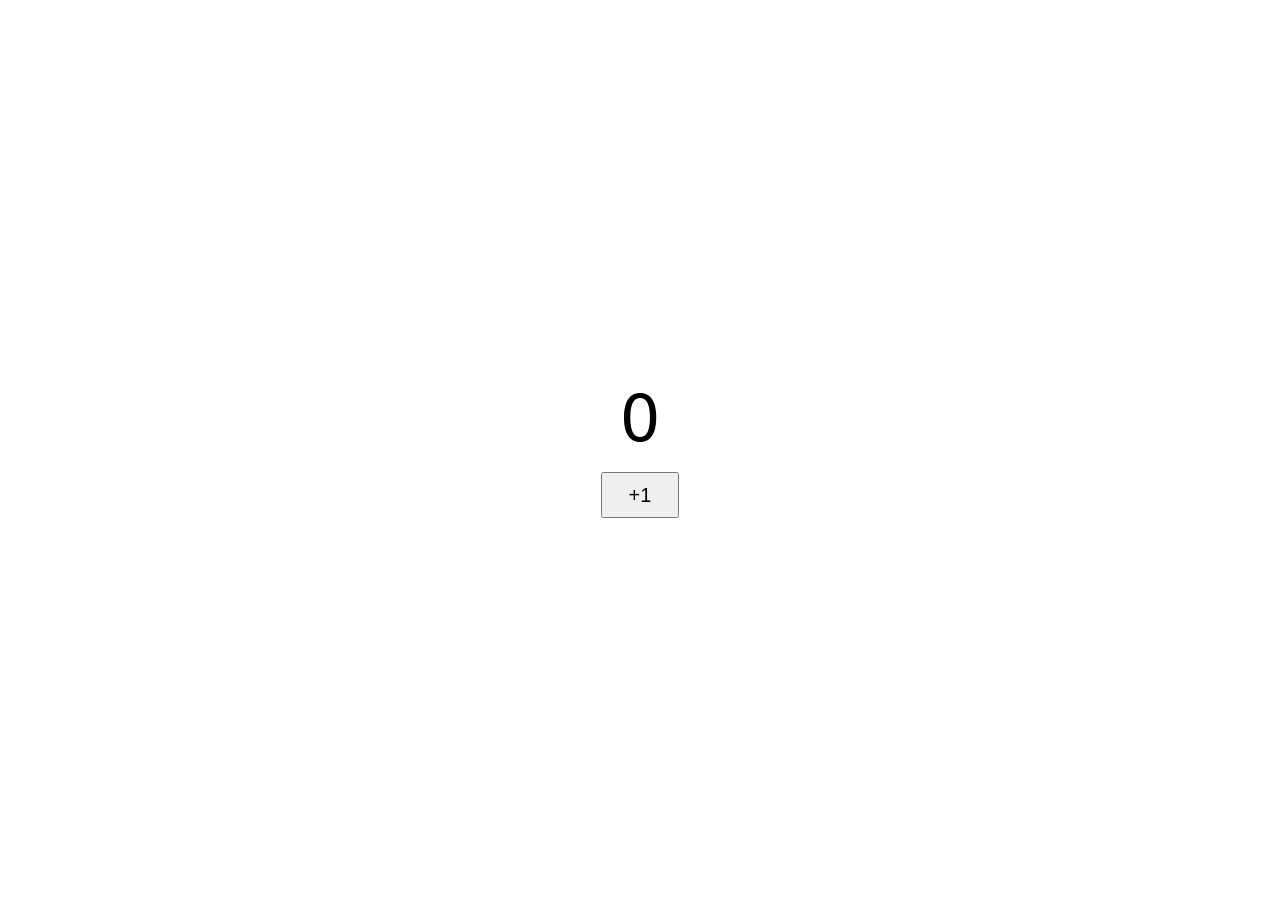
<file: index.html>
<!doctype html>
<html lang="zh-Hant">
<head>
<meta charset="utf-8">
<meta name="viewport" content="width=device-width, initial-scale=1">
<title>Counter</title>
<style>
body{font-family:system-ui,sans-serif;display:grid;place-items:center;min-height:100vh;margin:0}
main{text-align:center}
#count{font-size:4rem;margin:0 0 1rem}
button{font-size:1.25rem;padding:.6rem 1.6rem;cursor:pointer}
</style>
</head>
<body>
<main>
<p id="count">0</p>
<button id="btn" type="button">+1</button>
</main>
<script>
let n = 0;
const el = document.getElementById('count');
document.getElementById('btn').addEventListener('click', () => { el.textContent = ++n; });
</script>
</body>
</html>
</file>
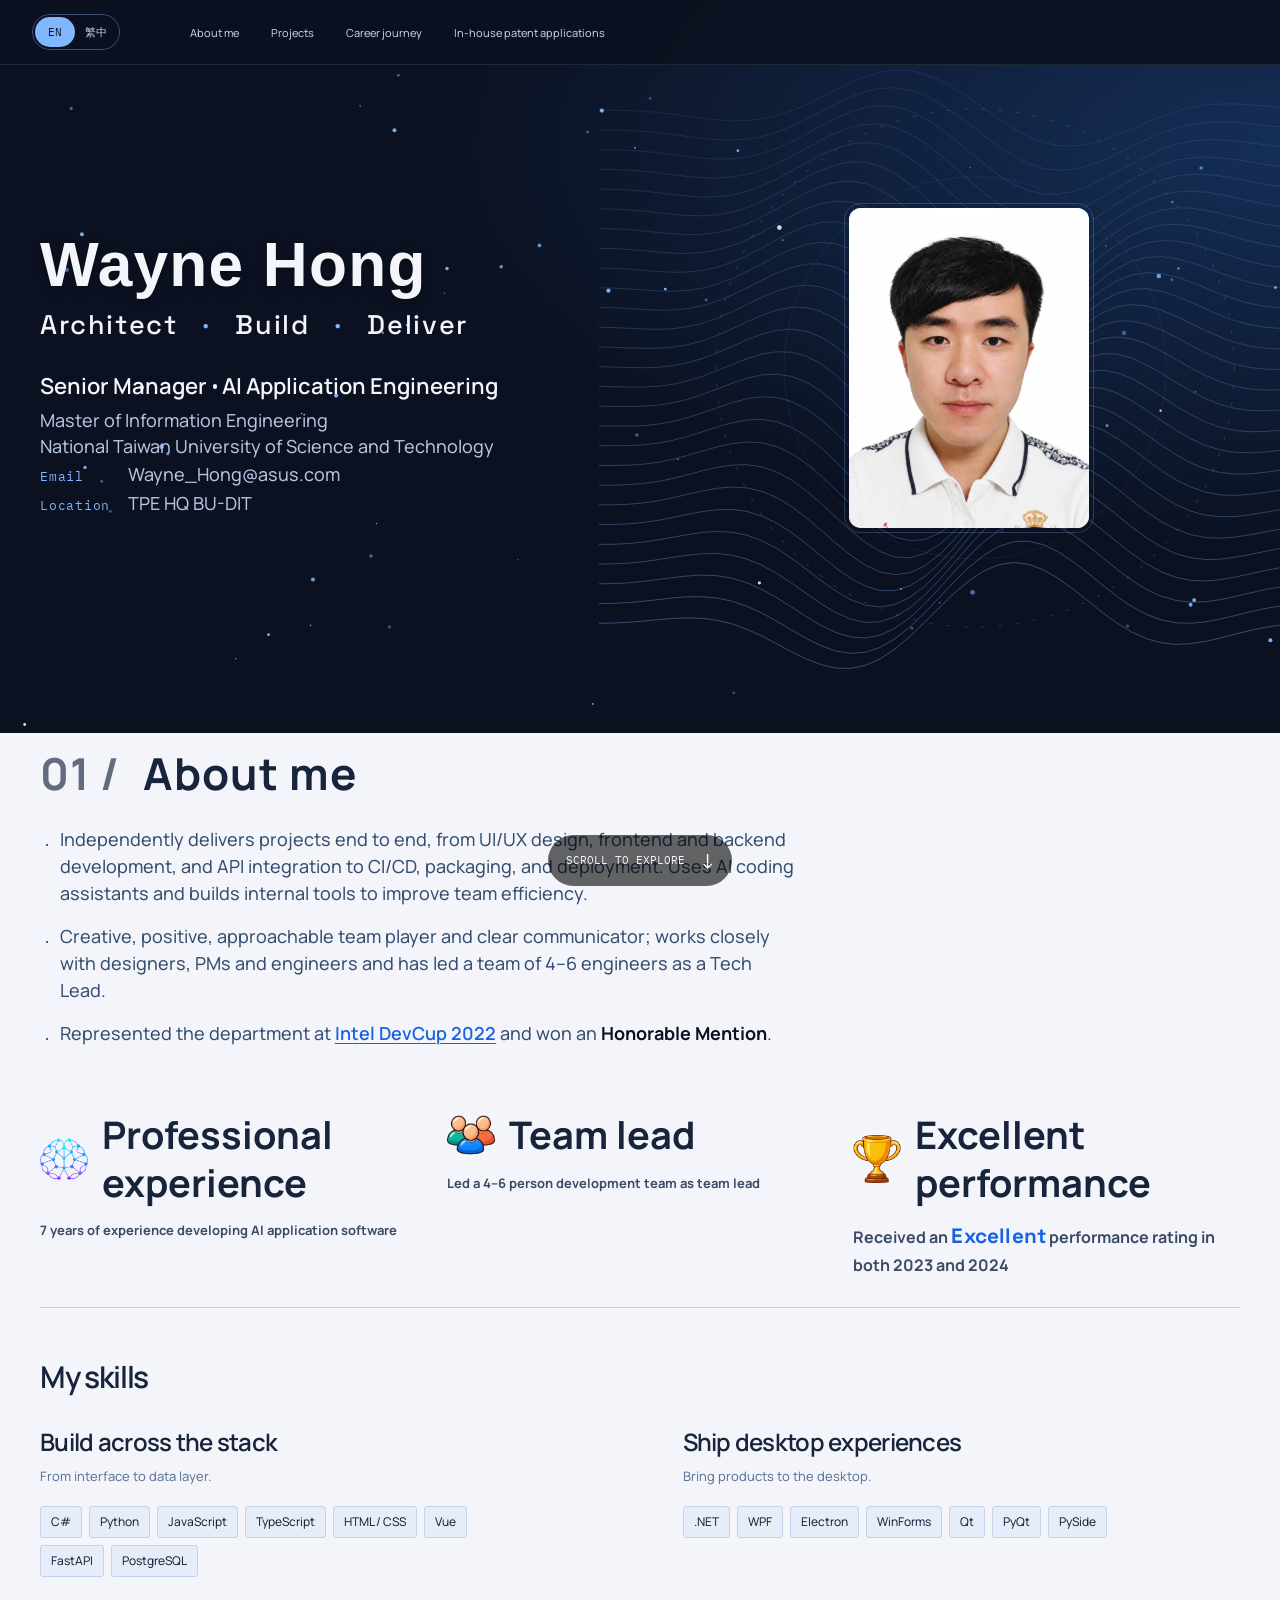
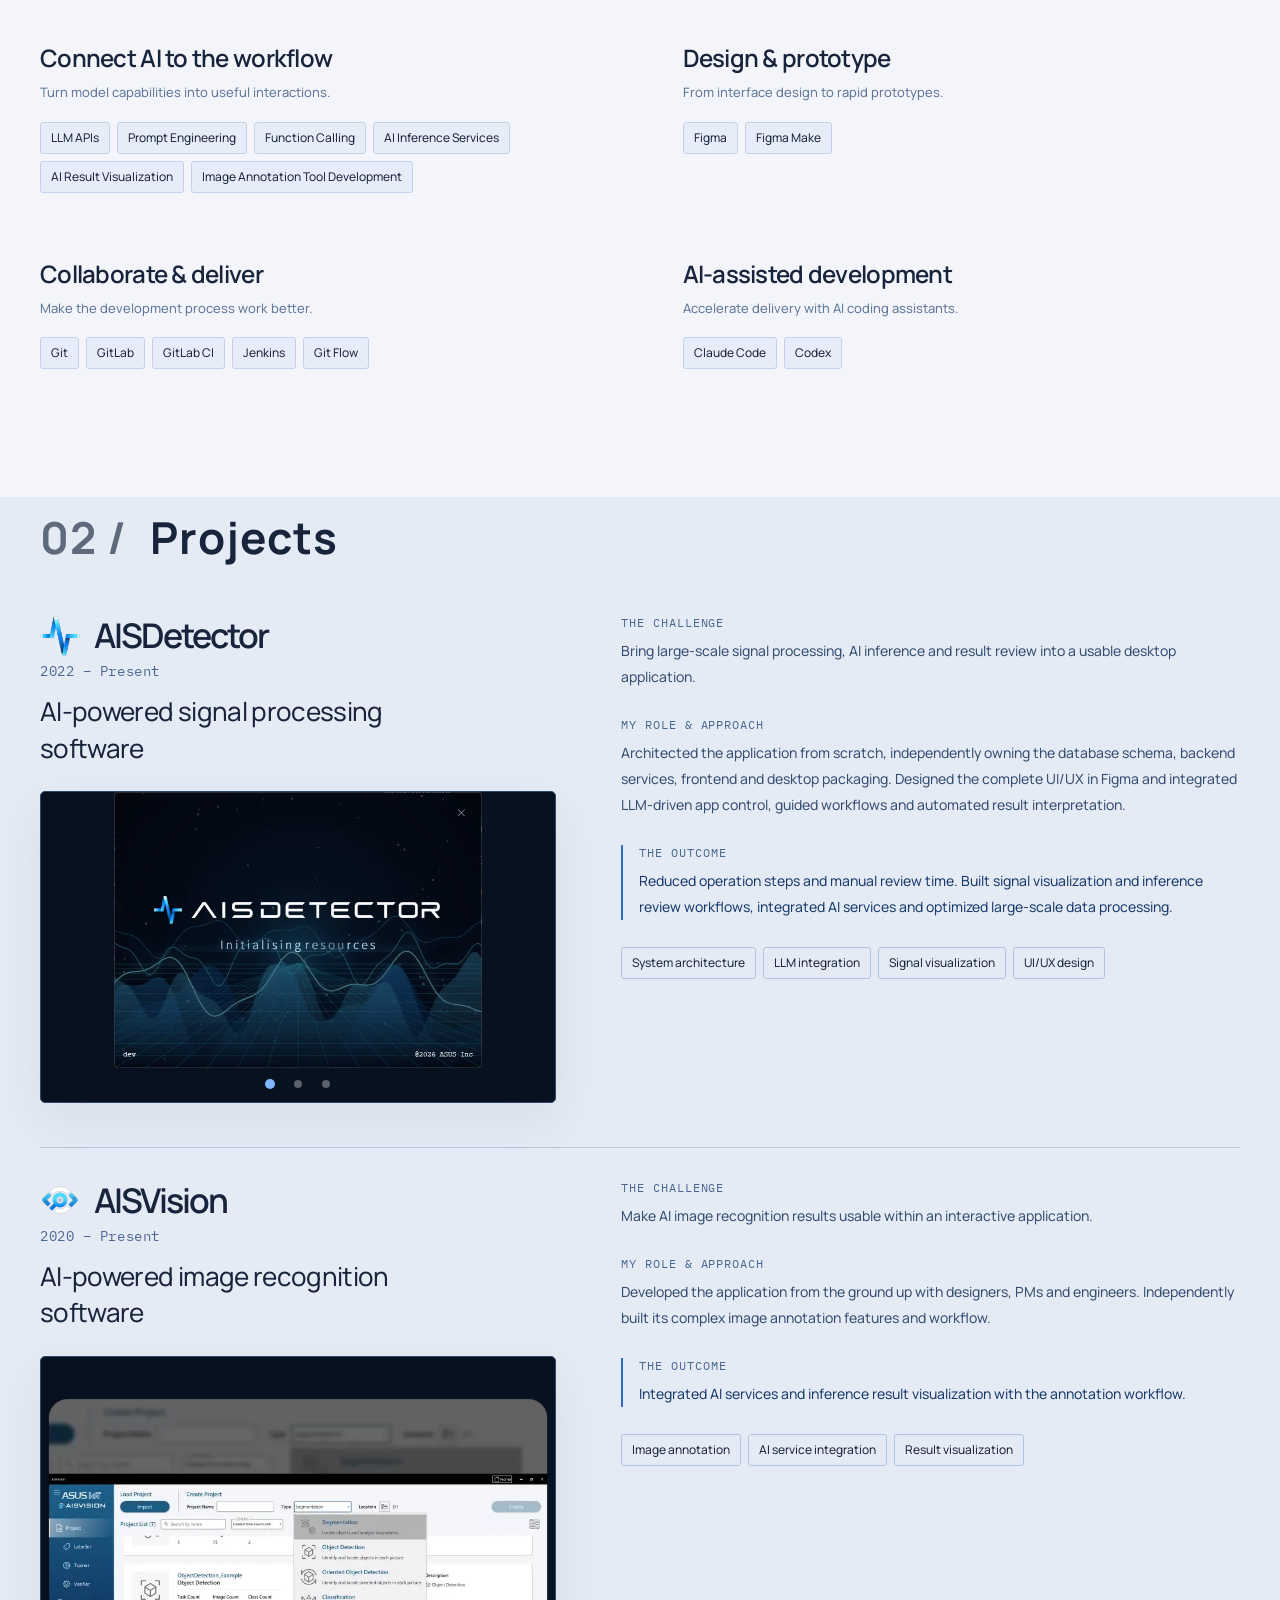
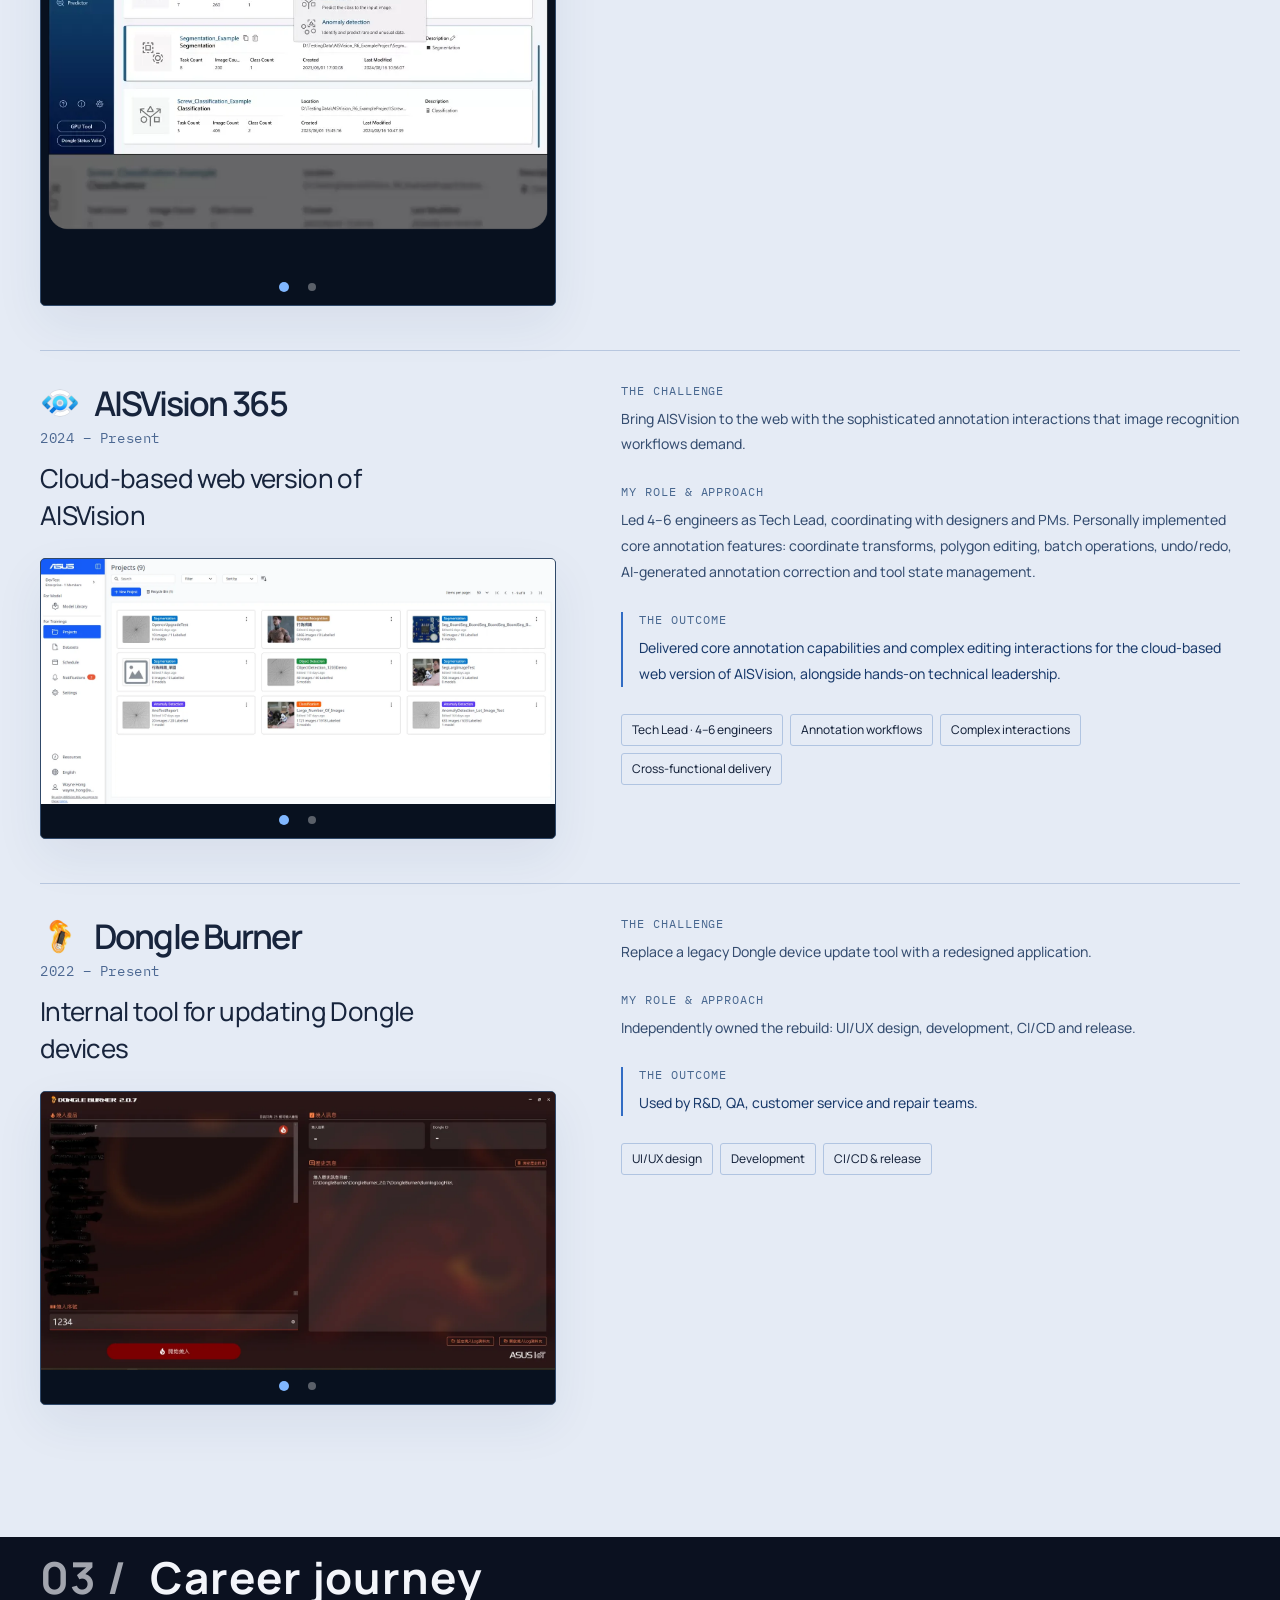
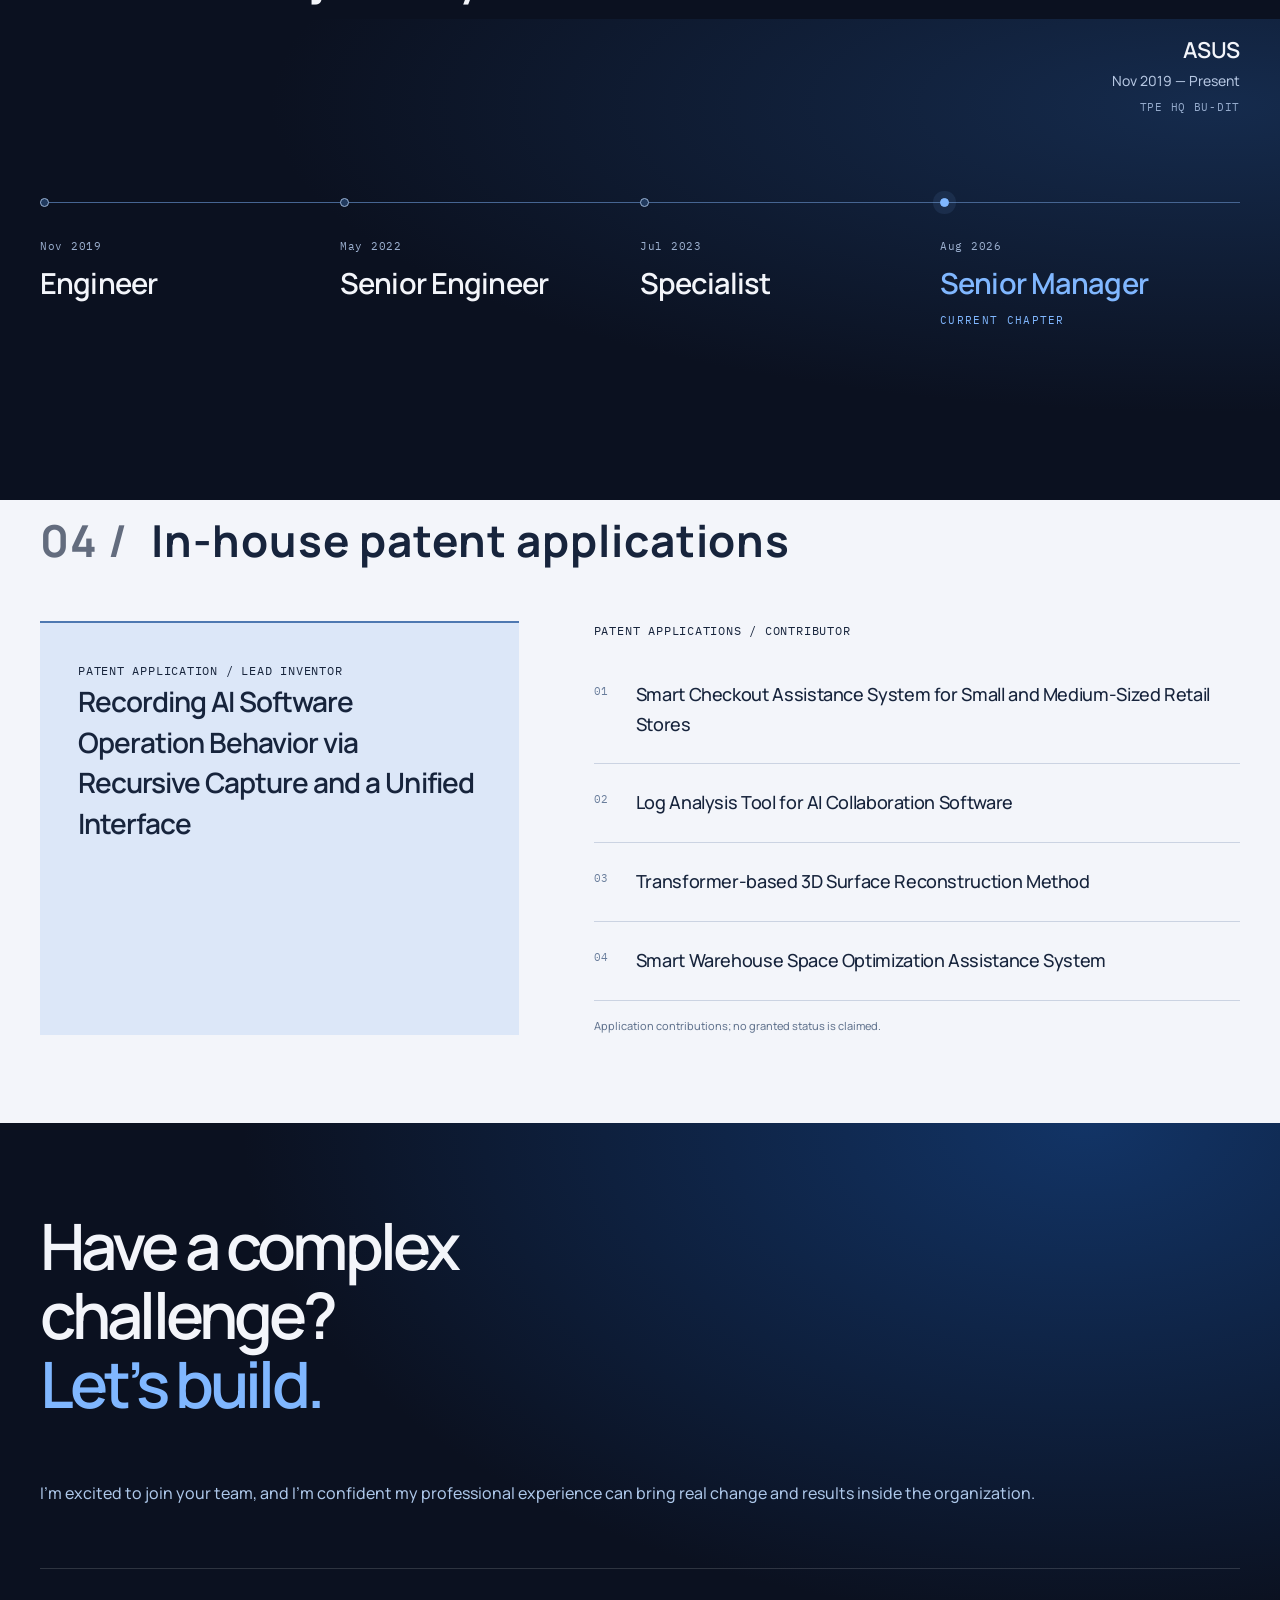
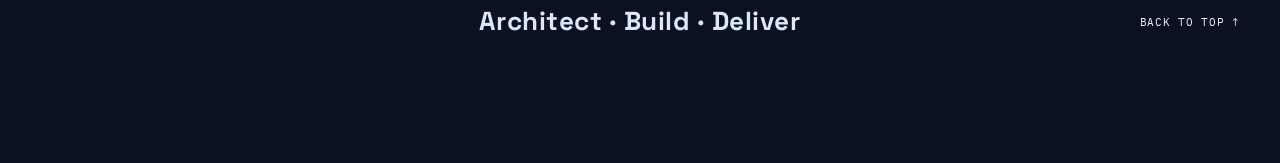
<file: resume/index.html>
<!doctype html>
<html lang="en">
  <head>
    <meta charset="UTF-8" />
    <meta name="viewport" content="width=device-width, initial-scale=1.0" />
    <meta name="theme-color" content="#0b1120" />
    <title>Wayne Hong — Senior Manager · AI Application Engineering</title>
    <meta
      name="description"
      content="Architect. Build. Deliver. Wayne turns complex AI capabilities into usable desktop and web applications, combining end-to-end architecture, hands-on engineering and technical leadership."
    />
    <link rel="canonical" href="https://waynehong0603.github.io/resume/" />
    <meta property="og:type" content="website" />
    <meta property="og:title" content="Wayne Hong — Architect · Build · Deliver" />
    <meta
      property="og:description"
      content="Senior Manager · AI Application Engineering. End-to-end architecture, hands-on product development and technical leadership at ASUS."
    />
    <meta property="og:url" content="https://waynehong0603.github.io/resume/" />
    <meta
      property="og:image"
      content="https://waynehong0603.github.io/resume/wayne.jpg"
    />
    <meta name="twitter:card" content="summary" />
    <link rel="icon" type="image/svg+xml" href="/resume/favicon.svg" />
    <script type="application/ld+json">
      {
        "@context": "https://schema.org",
        "@type": "Person",
        "name": "Wayne Hong",
        "jobTitle": "Senior Manager · AI Application Engineering",
        "url": "https://waynehong0603.github.io/resume/",
        "image": "https://waynehong0603.github.io/resume/wayne.jpg",
        "email": "mailto:Wayne_Hong@asus.com",
        "worksFor": { "@type": "Organization", "name": "ASUS" },
        "alumniOf": {
          "@type": "CollegeOrUniversity",
          "name": "National Taiwan University of Science and Technology"
        }
      }
    </script>
    <script type="module" crossorigin src="/resume/assets/index-kEd7szqM.js"></script>
    <link rel="stylesheet" crossorigin href="/resume/assets/index-CiKPaQ7C.css">
  </head>
  <body>
    <div id="app"><div class="site-shell"><!--[--><a class="skip-link" href="#main">Skip to content</a><header class="site-header"><div class="header-inner"><button class="lang-switch" aria-label="Language: English"><!--[--><span lang="en" class="lang-option active" aria-hidden="true">EN</span><span lang="zh-Hant" class="lang-option" aria-hidden="true">繁中</span><!--]--></button><nav id="primary-nav" aria-label="Main navigation" class="primary-nav"><!--[--><a style="--i:0;" href="#expertise">About me</a><a style="--i:1;" href="#work">Projects</a><a style="--i:2;" href="#journey">Career journey</a><a style="--i:3;" href="#credentials">In-house patent applications</a><!--]--></nav><a href="#intro" class="header-name name-en" aria-hidden="true" title="BACK TO TOP ↑"><canvas class="particle-field" aria-hidden="true"></canvas>Wayne Hong</a><div class="header-actions"><button class="menu-toggle" aria-expanded="false" aria-controls="primary-nav">Menu</button></div></div><div class="reading-progress" aria-hidden="true"></div></header><!--]--><main id="main" tabindex="-1"><section id="intro" class="hero dark-section" data-section><canvas class="particle-field" aria-hidden="true"></canvas><div class="hero-grid content-width"><div class="hero-copy"><h1 class="hero-name name-en hero-enter">Wayne Hong</h1><p class="hero-tagline hero-enter">Architect <span>·</span> Build <span>·</span> Deliver</p><ul class="hero-facts"><li class="hero-role hero-fact"><!--[--><span>Senior Manager</span><span>AI Application Engineering</span><!--]--></li><li class="hero-fact">Master of Information Engineering<br>National Taiwan University of Science and Technology</li><li><dl class="hero-contact"><dt class="label hero-fact">Email</dt><dd class="hero-fact">Wayne_Hong@asus.com</dd><dt class="label hero-fact">Location</dt><dd class="hero-fact">TPE HQ BU-DIT</dd></dl></li></ul></div><div class="hero-art hero-enter"><svg class="signal-field" viewbox="0 0 600 530" fill="none" aria-hidden="true"><g class="field-lines"><!--[--><path d="M0.0,56.0 L12.0,56.0 L24.0,56.3 L36.0,56.8 L48.0,57.8 L60.0,59.2 L72.0,60.8 L84.0,62.5 L96.0,63.9 L108.0,64.6 L120.0,64.4 L132.0,63.0 L144.0,60.4 L156.0,56.4 L168.0,51.4 L180.0,45.6 L192.0,39.5 L204.0,33.7 L216.0,28.8 L228.0,25.2 L240.0,23.6 L252.0,24.0 L264.0,26.7 L276.0,31.5 L288.0,38.1 L300.0,45.9 L312.0,54.5 L324.0,62.9 L336.0,70.7 L348.0,77.2 L360.0,81.8 L372.0,84.5 L384.0,85.0 L396.0,83.6 L408.0,80.5 L420.0,76.1 L432.0,71.1 L444.0,65.9 L456.0,61.1 L468.0,56.9 L480.0,53.8 L492.0,51.8 L504.0,50.9 L516.0,50.9 L528.0,51.6 L540.0,52.6 L552.0,53.8 L564.0,54.8 L576.0,55.5 L588.0,55.9 L600.0,56.0" stroke="currentColor" opacity="0.14" stroke-width=".8"></path><path d="M0.0,72.0 L12.0,72.1 L24.0,72.4 L36.0,73.1 L48.0,74.2 L60.0,75.6 L72.0,77.3 L84.0,78.8 L96.0,79.9 L108.0,80.2 L120.0,79.4 L132.0,77.3 L144.0,73.9 L156.0,69.1 L168.0,63.4 L180.0,57.2 L192.0,51.0 L204.0,45.3 L216.0,40.9 L228.0,38.3 L240.0,37.8 L252.0,39.7 L264.0,43.9 L276.0,50.2 L288.0,58.2 L300.0,67.2 L312.0,76.5 L324.0,85.4 L336.0,93.1 L348.0,99.2 L360.0,103.1 L372.0,104.6 L384.0,103.9 L396.0,101.2 L408.0,96.8 L420.0,91.4 L432.0,85.5 L444.0,79.8 L456.0,74.6 L468.0,70.5 L480.0,67.6 L492.0,65.9 L504.0,65.4 L516.0,65.8 L528.0,66.9 L540.0,68.3 L552.0,69.6 L564.0,70.8 L576.0,71.5 L588.0,71.9 L600.0,72.0" stroke="currentColor" opacity="0.1511111111111111" stroke-width=".8"></path><path d="M0.0,88.0 L12.0,88.1 L24.0,88.5 L36.0,89.3 L48.0,90.5 L60.0,92.0 L72.0,93.6 L84.0,94.9 L96.0,95.6 L108.0,95.4 L120.0,93.9 L132.0,91.1 L144.0,86.9 L156.0,81.4 L168.0,75.2 L180.0,68.7 L192.0,62.5 L204.0,57.3 L216.0,53.7 L228.0,52.2 L240.0,53.2 L252.0,56.6 L264.0,62.4 L276.0,70.3 L288.0,79.6 L300.0,89.5 L312.0,99.4 L324.0,108.4 L336.0,115.8 L348.0,121.1 L360.0,123.9 L372.0,124.1 L384.0,122.0 L396.0,117.9 L408.0,112.2 L420.0,105.8 L432.0,99.2 L444.0,93.0 L456.0,87.7 L468.0,83.7 L480.0,81.1 L492.0,79.9 L504.0,79.9 L516.0,80.9 L528.0,82.4 L540.0,84.0 L552.0,85.6 L564.0,86.8 L576.0,87.6 L588.0,87.9 L600.0,88.0" stroke="currentColor" opacity="0.16222222222222224" stroke-width=".8"></path><path d="M0.0,104.0 L12.0,104.1 L24.0,104.6 L36.0,105.5 L48.0,106.8 L60.0,108.3 L72.0,109.7 L84.0,110.8 L96.0,111.0 L108.0,110.2 L120.0,108.0 L132.0,104.4 L144.0,99.4 L156.0,93.4 L168.0,86.9 L180.0,80.3 L192.0,74.4 L204.0,69.9 L216.0,67.4 L228.0,67.3 L240.0,69.8 L252.0,74.9 L264.0,82.4 L276.0,91.7 L288.0,102.1 L300.0,112.8 L312.0,122.9 L324.0,131.7 L336.0,138.4 L348.0,142.5 L360.0,144.0 L372.0,142.7 L384.0,139.0 L396.0,133.4 L408.0,126.6 L420.0,119.2 L432.0,112.0 L444.0,105.5 L456.0,100.3 L468.0,96.6 L480.0,94.6 L492.0,93.9 L504.0,94.6 L516.0,96.0 L528.0,97.9 L540.0,99.9 L552.0,101.6 L564.0,102.9 L576.0,103.6 L588.0,103.9 L600.0,104.0" stroke="currentColor" opacity="0.17333333333333334" stroke-width=".8"></path><path d="M0.0,120.0 L12.0,120.1 L24.0,120.7 L36.0,121.6 L48.0,122.9 L60.0,124.4 L72.0,125.6 L84.0,126.3 L96.0,126.1 L108.0,124.6 L120.0,121.7 L132.0,117.3 L144.0,111.7 L156.0,105.3 L168.0,98.6 L180.0,92.2 L192.0,86.9 L204.0,83.4 L216.0,82.2 L228.0,83.6 L240.0,87.8 L252.0,94.6 L264.0,103.7 L276.0,114.2 L288.0,125.5 L300.0,136.7 L312.0,146.7 L324.0,154.8 L336.0,160.5 L348.0,163.3 L360.0,163.1 L372.0,160.2 L384.0,154.9 L396.0,147.9 L408.0,139.9 L420.0,131.7 L432.0,124.1 L444.0,117.6 L456.0,112.6 L468.0,109.5 L480.0,108.0 L492.0,108.1 L504.0,109.4 L516.0,111.4 L528.0,113.7 L540.0,115.9 L552.0,117.7 L564.0,119.0 L576.0,119.7 L588.0,120.0 L600.0,120.0" stroke="currentColor" opacity="0.18444444444444447" stroke-width=".8"></path><path d="M0.0,136.0 L12.0,136.2 L24.0,136.8 L36.0,137.8 L48.0,139.1 L60.0,140.4 L72.0,141.4 L84.0,141.6 L96.0,140.8 L108.0,138.6 L120.0,135.0 L132.0,130.0 L144.0,123.9 L156.0,117.2 L168.0,110.5 L180.0,104.6 L192.0,100.2 L204.0,97.9 L216.0,98.1 L228.0,101.3 L240.0,107.2 L252.0,115.7 L264.0,126.2 L276.0,137.8 L288.0,149.7 L300.0,160.9 L312.0,170.5 L324.0,177.6 L336.0,181.9 L348.0,183.1 L360.0,181.1 L372.0,176.4 L384.0,169.4 L396.0,161.1 L408.0,152.1 L420.0,143.4 L432.0,135.5 L444.0,129.2 L456.0,124.8 L468.0,122.3 L480.0,121.6 L492.0,122.4 L504.0,124.4 L516.0,126.9 L528.0,129.6 L540.0,132.0 L552.0,133.9 L564.0,135.2 L576.0,135.8 L588.0,136.0 L600.0,136.0" stroke="currentColor" opacity="0.19555555555555557" stroke-width=".8"></path><path d="M0.0,152.0 L12.0,152.2 L24.0,152.8 L36.0,153.8 L48.0,155.1 L60.0,156.2 L72.0,156.8 L84.0,156.6 L96.0,155.2 L108.0,152.3 L120.0,148.0 L132.0,142.5 L144.0,136.0 L156.0,129.3 L168.0,123.0 L180.0,117.8 L192.0,114.4 L204.0,113.5 L216.0,115.5 L228.0,120.4 L240.0,128.1 L252.0,138.1 L264.0,149.8 L276.0,162.2 L288.0,174.3 L300.0,185.2 L312.0,193.9 L324.0,199.7 L336.0,202.3 L348.0,201.6 L360.0,197.7 L372.0,191.1 L384.0,182.6 L396.0,173.1 L408.0,163.3 L420.0,154.2 L432.0,146.5 L444.0,140.7 L456.0,136.9 L468.0,135.2 L480.0,135.4 L492.0,137.1 L504.0,139.7 L516.0,142.8 L528.0,145.8 L540.0,148.4 L552.0,150.2 L564.0,151.4 L576.0,151.9 L588.0,152.0 L600.0,152.0" stroke="currentColor" opacity="0.20666666666666667" stroke-width=".8"></path><path d="M0.0,168.0 L12.0,168.2 L24.0,168.9 L36.0,169.9 L48.0,171.0 L60.0,171.9 L72.0,172.1 L84.0,171.4 L96.0,169.3 L108.0,165.8 L120.0,160.9 L132.0,155.0 L144.0,148.4 L156.0,141.8 L168.0,136.0 L180.0,131.8 L192.0,129.8 L204.0,130.5 L216.0,134.2 L228.0,140.9 L240.0,150.2 L252.0,161.6 L264.0,174.2 L276.0,187.0 L288.0,199.0 L300.0,209.1 L312.0,216.5 L324.0,220.7 L336.0,221.4 L348.0,218.6 L360.0,212.7 L372.0,204.4 L384.0,194.5 L396.0,183.9 L408.0,173.7 L420.0,164.6 L432.0,157.2 L444.0,152.0 L456.0,149.1 L468.0,148.4 L480.0,149.6 L492.0,152.1 L504.0,155.4 L516.0,158.9 L528.0,162.2 L540.0,164.8 L552.0,166.6 L564.0,167.7 L576.0,168.1 L588.0,168.1 L600.0,168.0" stroke="currentColor" opacity="0.2177777777777778" stroke-width=".8"></path><path d="M0.0,184.0 L12.0,184.2 L24.0,184.9 L36.0,185.8 L48.0,186.8 L60.0,187.4 L72.0,187.2 L84.0,185.9 L96.0,183.2 L108.0,179.1 L120.0,173.8 L132.0,167.6 L144.0,161.1 L156.0,154.9 L168.0,149.9 L180.0,146.9 L192.0,146.4 L204.0,148.8 L216.0,154.3 L228.0,162.7 L240.0,173.5 L252.0,186.0 L264.0,199.2 L276.0,212.0 L288.0,223.3 L300.0,232.3 L312.0,238.1 L324.0,240.4 L336.0,238.9 L348.0,234.0 L360.0,226.2 L372.0,216.2 L384.0,205.1 L396.0,193.8 L408.0,183.4 L420.0,174.5 L432.0,167.8 L444.0,163.5 L456.0,161.7 L468.0,162.1 L480.0,164.3 L492.0,167.6 L504.0,171.5 L516.0,175.4 L528.0,178.8 L540.0,181.4 L552.0,183.1 L564.0,184.0 L576.0,184.2 L588.0,184.1 L600.0,184.0" stroke="currentColor" opacity="0.22888888888888892" stroke-width=".8"></path><path d="M0.0,200.0 L12.0,200.2 L24.0,200.9 L36.0,201.7 L48.0,202.5 L60.0,202.7 L72.0,202.1 L84.0,200.2 L96.0,197.0 L108.0,192.4 L120.0,186.8 L132.0,180.5 L144.0,174.2 L156.0,168.7 L168.0,164.8 L180.0,163.1 L192.0,164.2 L204.0,168.4 L216.0,175.7 L228.0,185.6 L240.0,197.7 L252.0,210.9 L264.0,224.3 L276.0,236.7 L288.0,247.0 L300.0,254.5 L312.0,258.4 L324.0,258.4 L336.0,254.7 L348.0,247.7 L360.0,238.0 L372.0,226.7 L384.0,214.6 L396.0,203.0 L408.0,192.6 L420.0,184.3 L432.0,178.5 L444.0,175.3 L456.0,174.7 L468.0,176.3 L480.0,179.5 L492.0,183.6 L504.0,188.0 L516.0,192.2 L528.0,195.7 L540.0,198.2 L552.0,199.7 L564.0,200.3 L576.0,200.4 L588.0,200.1 L600.0,200.0" stroke="currentColor" opacity="0.24000000000000002" stroke-width=".8"></path><path d="M0.0,216.0 L12.0,216.2 L24.0,216.8 L36.0,217.6 L48.0,218.1 L60.0,218.0 L72.0,216.8 L84.0,214.5 L96.0,210.7 L108.0,205.8 L120.0,200.0 L132.0,193.8 L144.0,188.1 L156.0,183.5 L168.0,180.7 L180.0,180.6 L192.0,183.4 L204.0,189.3 L216.0,198.2 L228.0,209.5 L240.0,222.5 L252.0,236.1 L264.0,249.2 L276.0,260.8 L288.0,269.7 L300.0,275.3 L312.0,277.0 L324.0,274.7 L336.0,268.8 L348.0,259.7 L360.0,248.4 L372.0,235.9 L384.0,223.2 L396.0,211.5 L408.0,201.6 L420.0,194.2 L432.0,189.5 L444.0,187.7 L456.0,188.4 L468.0,191.1 L480.0,195.3 L492.0,200.1 L504.0,205.0 L516.0,209.3 L528.0,212.7 L540.0,215.0 L552.0,216.3 L564.0,216.7 L576.0,216.5 L588.0,216.2 L600.0,216.0" stroke="currentColor" opacity="0.2511111111111111" stroke-width=".8"></path><path d="M0.0,232.0 L12.0,232.2 L24.0,232.8 L36.0,233.4 L48.0,233.6 L60.0,233.1 L72.0,231.5 L84.0,228.7 L96.0,224.5 L108.0,219.4 L120.0,213.5 L132.0,207.7 L144.0,202.7 L156.0,199.1 L168.0,197.8 L180.0,199.3 L192.0,203.8 L204.0,211.3 L216.0,221.6 L228.0,234.0 L240.0,247.5 L252.0,261.1 L264.0,273.6 L276.0,283.9 L288.0,291.0 L300.0,294.5 L312.0,293.8 L324.0,289.2 L336.0,281.1 L348.0,270.1 L360.0,257.4 L372.0,244.1 L384.0,231.2 L396.0,219.8 L408.0,210.7 L420.0,204.5 L432.0,201.2 L444.0,200.7 L456.0,202.8 L468.0,206.7 L480.0,211.7 L492.0,217.2 L504.0,222.3 L516.0,226.7 L528.0,229.9 L540.0,232.0 L552.0,232.9 L564.0,233.0 L576.0,232.6 L588.0,232.2 L600.0,232.0" stroke="currentColor" opacity="0.26222222222222225" stroke-width=".8"></path><path d="M0.0,248.0 L12.0,248.2 L24.0,248.7 L36.0,249.1 L48.0,249.0 L60.0,248.1 L72.0,246.1 L84.0,242.9 L96.0,238.5 L108.0,233.2 L120.0,227.6 L132.0,222.3 L144.0,218.1 L156.0,215.8 L168.0,216.0 L180.0,219.1 L192.0,225.2 L204.0,234.3 L216.0,245.7 L228.0,258.8 L240.0,272.5 L252.0,285.6 L264.0,297.0 L276.0,305.6 L288.0,310.7 L300.0,311.8 L312.0,308.7 L324.0,301.8 L336.0,291.6 L348.0,279.1 L360.0,265.4 L372.0,251.6 L384.0,238.9 L396.0,228.2 L408.0,220.2 L420.0,215.3 L432.0,213.6 L444.0,214.7 L456.0,218.1 L468.0,223.1 L480.0,228.9 L492.0,234.7 L504.0,240.0 L516.0,244.3 L528.0,247.3 L540.0,248.9 L552.0,249.5 L564.0,249.3 L576.0,248.8 L588.0,248.2 L600.0,248.0" stroke="currentColor" opacity="0.2733333333333333" stroke-width=".8"></path><path d="M0.0,264.0 L12.0,264.2 L24.0,264.6 L36.0,264.8 L48.0,264.4 L60.0,263.1 L72.0,260.8 L84.0,257.2 L96.0,252.6 L108.0,247.4 L120.0,242.2 L132.0,237.6 L144.0,234.5 L156.0,233.5 L168.0,235.2 L180.0,239.9 L192.0,247.6 L204.0,257.9 L216.0,270.2 L228.0,283.6 L240.0,297.0 L252.0,309.2 L264.0,319.1 L276.0,325.8 L288.0,328.6 L300.0,327.3 L312.0,321.8 L324.0,312.6 L336.0,300.6 L348.0,286.9 L360.0,272.5 L372.0,258.7 L384.0,246.5 L396.0,236.9 L408.0,230.3 L420.0,227.0 L432.0,226.9 L444.0,229.5 L456.0,234.2 L468.0,240.2 L480.0,246.6 L492.0,252.8 L504.0,258.0 L516.0,262.1 L528.0,264.6 L540.0,265.9 L552.0,266.1 L564.0,265.6 L576.0,264.9 L588.0,264.2 L600.0,264.0" stroke="currentColor" opacity="0.28444444444444444" stroke-width=".8"></path><path d="M0.0,280.0 L12.0,280.2 L24.0,280.4 L36.0,280.4 L48.0,279.8 L60.0,278.2 L72.0,275.4 L84.0,271.7 L96.0,267.0 L108.0,262.1 L120.0,257.4 L132.0,253.7 L144.0,251.8 L156.0,252.2 L168.0,255.4 L180.0,261.6 L192.0,270.6 L204.0,281.9 L216.0,294.7 L228.0,308.0 L240.0,320.7 L252.0,331.7 L264.0,339.8 L276.0,344.2 L288.0,344.6 L300.0,340.7 L312.0,332.9 L324.0,321.8 L336.0,308.4 L348.0,293.7 L360.0,279.1 L372.0,265.7 L384.0,254.5 L396.0,246.2 L408.0,241.3 L420.0,239.8 L432.0,241.3 L444.0,245.4 L456.0,251.3 L468.0,258.1 L480.0,265.0 L492.0,271.2 L504.0,276.3 L516.0,279.9 L528.0,282.1 L540.0,282.9 L552.0,282.7 L564.0,281.9 L576.0,281.0 L588.0,280.3 L600.0,280.0" stroke="currentColor" opacity="0.29555555555555557" stroke-width=".8"></path><path d="M0.0,296.0 L12.0,296.1 L24.0,296.3 L36.0,296.0 L48.0,295.1 L60.0,293.2 L72.0,290.3 L84.0,286.4 L96.0,281.9 L108.0,277.3 L120.0,273.3 L132.0,270.6 L144.0,270.0 L156.0,271.8 L168.0,276.4 L180.0,283.9 L192.0,294.0 L204.0,305.9 L216.0,318.8 L228.0,331.7 L240.0,343.3 L252.0,352.6 L264.0,358.6 L276.0,360.7 L288.0,358.6 L300.0,352.3 L312.0,342.4 L324.0,329.6 L336.0,315.1 L348.0,300.0 L360.0,285.6 L372.0,273.0 L384.0,263.1 L396.0,256.5 L408.0,253.4 L420.0,253.7 L432.0,256.9 L444.0,262.4 L456.0,269.3 L468.0,276.7 L480.0,283.8 L492.0,289.9 L504.0,294.7 L516.0,297.8 L528.0,299.4 L540.0,299.7 L552.0,299.1 L564.0,298.1 L576.0,297.0 L588.0,296.3 L600.0,296.0" stroke="currentColor" opacity="0.30666666666666664" stroke-width=".8"></path><path d="M0.0,312.0 L12.0,312.1 L24.0,312.1 L36.0,311.7 L48.0,310.5 L60.0,308.3 L72.0,305.2 L84.0,301.3 L96.0,297.1 L108.0,293.1 L120.0,289.9 L132.0,288.3 L144.0,288.9 L156.0,292.1 L168.0,298.1 L180.0,306.7 L192.0,317.5 L204.0,329.7 L216.0,342.4 L228.0,354.4 L240.0,364.6 L252.0,371.9 L264.0,375.7 L276.0,375.3 L288.0,370.7 L300.0,362.2 L312.0,350.4 L324.0,336.4 L336.0,321.2 L348.0,306.1 L360.0,292.4 L372.0,281.0 L384.0,272.7 L396.0,267.9 L408.0,266.7 L420.0,268.8 L432.0,273.6 L444.0,280.3 L456.0,288.0 L468.0,295.9 L480.0,303.0 L492.0,308.9 L504.0,313.1 L516.0,315.7 L528.0,316.7 L540.0,316.5 L552.0,315.5 L564.0,314.2 L576.0,313.0 L588.0,312.3 L600.0,312.0" stroke="currentColor" opacity="0.3177777777777778" stroke-width=".8"></path><path d="M0.0,328.0 L12.0,328.0 L24.0,327.9 L36.0,327.3 L48.0,325.9 L60.0,323.6 L72.0,320.4 L84.0,316.7 L96.0,312.8 L108.0,309.4 L120.0,307.1 L132.0,306.7 L144.0,308.6 L156.0,313.0 L168.0,320.1 L180.0,329.6 L192.0,340.8 L204.0,352.9 L216.0,365.0 L228.0,375.7 L240.0,384.2 L252.0,389.4 L264.0,390.8 L276.0,388.0 L288.0,381.1 L300.0,370.6 L312.0,357.4 L324.0,342.4 L336.0,327.0 L348.0,312.4 L360.0,299.7 L372.0,289.9 L384.0,283.4 L396.0,280.7 L408.0,281.4 L420.0,285.3 L432.0,291.5 L444.0,299.3 L456.0,307.5 L468.0,315.5 L480.0,322.5 L492.0,327.9 L504.0,331.5 L516.0,333.4 L528.0,333.8 L540.0,333.1 L552.0,331.8 L564.0,330.3 L576.0,329.0 L588.0,328.2 L600.0,328.0" stroke="currentColor" opacity="0.3288888888888889" stroke-width=".8"></path><path d="M0.0,344.0 L12.0,344.0 L24.0,343.8 L36.0,343.0 L48.0,341.4 L60.0,339.0 L72.0,335.8 L84.0,332.3 L96.0,328.9 L108.0,326.3 L120.0,325.0 L132.0,325.7 L144.0,328.7 L156.0,334.3 L168.0,342.3 L180.0,352.3 L192.0,363.7 L204.0,375.4 L216.0,386.4 L228.0,395.6 L240.0,402.1 L252.0,405.0 L264.0,404.0 L276.0,398.9 L288.0,389.9 L300.0,377.8 L312.0,363.5 L324.0,348.2 L336.0,333.0 L348.0,319.3 L360.0,308.1 L372.0,300.0 L384.0,295.6 L396.0,294.9 L408.0,297.6 L420.0,303.0 L432.0,310.5 L444.0,319.0 L456.0,327.6 L468.0,335.5 L480.0,342.1 L492.0,346.9 L504.0,349.8 L516.0,351.0 L528.0,350.8 L540.0,349.6 L552.0,347.9 L564.0,346.3 L576.0,345.0 L588.0,344.2 L600.0,344.0" stroke="currentColor" opacity="0.34" stroke-width=".8"></path><path d="M0.0,360.0 L12.0,360.0 L24.0,359.6 L36.0,358.7 L48.0,357.0 L60.0,354.5 L72.0,351.5 L84.0,348.3 L96.0,345.5 L108.0,343.7 L120.0,343.4 L132.0,345.2 L144.0,349.3 L156.0,355.8 L168.0,364.5 L180.0,374.7 L192.0,385.8 L204.0,396.7 L216.0,406.4 L228.0,413.9 L240.0,418.2 L252.0,418.9 L264.0,415.5 L276.0,408.2 L288.0,397.5 L300.0,384.2 L312.0,369.3 L324.0,354.0 L336.0,339.6 L348.0,327.1 L360.0,317.6 L372.0,311.6 L384.0,309.3 L396.0,310.6 L408.0,315.1 L420.0,322.0 L432.0,330.4 L444.0,339.4 L456.0,348.1 L468.0,355.7 L480.0,361.6 L492.0,365.7 L504.0,367.9 L516.0,368.3 L528.0,367.5 L540.0,365.9 L552.0,364.0 L564.0,362.2 L576.0,360.9 L588.0,360.2 L600.0,360.0" stroke="currentColor" opacity="0.35111111111111115" stroke-width=".8"></path><path d="M0.0,376.0 L12.0,375.9 L24.0,375.5 L36.0,374.4 L48.0,372.7 L60.0,370.2 L72.0,367.4 L84.0,364.7 L96.0,362.5 L108.0,361.5 L120.0,362.2 L132.0,365.0 L144.0,370.0 L156.0,377.2 L168.0,386.3 L180.0,396.5 L192.0,407.0 L204.0,416.8 L216.0,424.9 L228.0,430.5 L240.0,432.6 L252.0,431.0 L264.0,425.5 L276.0,416.4 L288.0,404.3 L300.0,390.1 L312.0,375.0 L324.0,360.3 L336.0,347.0 L348.0,336.2 L360.0,328.6 L372.0,324.7 L384.0,324.5 L396.0,327.8 L408.0,333.9 L420.0,341.9 L432.0,351.0 L444.0,360.3 L456.0,368.8 L468.0,375.8 L480.0,381.1 L492.0,384.3 L504.0,385.6 L516.0,385.4 L528.0,384.0 L540.0,382.0 L552.0,379.9 L564.0,378.1 L576.0,376.8 L588.0,376.2 L600.0,376.0" stroke="currentColor" opacity="0.3622222222222222" stroke-width=".8"></path><path d="M0.0,392.0 L12.0,391.9 L24.0,391.4 L36.0,390.2 L48.0,388.5 L60.0,386.2 L72.0,383.6 L84.0,381.4 L96.0,379.9 L108.0,379.7 L120.0,381.3 L132.0,385.0 L144.0,390.7 L156.0,398.4 L168.0,407.5 L180.0,417.4 L192.0,427.0 L204.0,435.5 L216.0,441.9 L228.0,445.4 L240.0,445.4 L252.0,441.6 L264.0,434.2 L276.0,423.6 L288.0,410.5 L300.0,396.0 L312.0,381.3 L324.0,367.4 L336.0,355.6 L348.0,346.7 L360.0,341.2 L372.0,339.5 L384.0,341.4 L396.0,346.4 L408.0,353.8 L420.0,362.8 L432.0,372.3 L444.0,381.5 L456.0,389.5 L468.0,395.8 L480.0,400.2 L492.0,402.5 L504.0,403.0 L516.0,402.1 L528.0,400.2 L540.0,397.9 L552.0,395.7 L564.0,393.9 L576.0,392.7 L588.0,392.1 L600.0,392.0" stroke="currentColor" opacity="0.37333333333333335" stroke-width=".8"></path><path d="M0.0,408.0 L12.0,407.9 L24.0,407.3 L36.0,406.1 L48.0,404.4 L60.0,402.2 L72.0,400.1 L84.0,398.3 L96.0,397.6 L108.0,398.2 L120.0,400.6 L132.0,405.0 L144.0,411.3 L156.0,419.2 L168.0,428.1 L180.0,437.3 L192.0,445.8 L204.0,452.8 L216.0,457.3 L228.0,458.8 L240.0,456.7 L252.0,451.0 L264.0,442.0 L276.0,430.3 L288.0,416.7 L300.0,402.3 L312.0,388.3 L324.0,375.7 L336.0,365.7 L348.0,358.8 L360.0,355.6 L372.0,355.9 L384.0,359.7 L396.0,366.2 L408.0,374.7 L420.0,384.2 L432.0,393.9 L444.0,402.7 L456.0,410.1 L468.0,415.6 L480.0,418.9 L492.0,420.3 L504.0,420.0 L516.0,418.4 L528.0,416.2 L540.0,413.7 L552.0,411.4 L564.0,409.7 L576.0,408.6 L588.0,408.1 L600.0,408.0" stroke="currentColor" opacity="0.3844444444444445" stroke-width=".8"></path><path d="M0.0,424.0 L12.0,423.8 L24.0,423.2 L36.0,422.0 L48.0,420.4 L60.0,418.5 L72.0,416.7 L84.0,415.6 L96.0,415.4 L108.0,416.8 L120.0,419.9 L132.0,424.9 L144.0,431.5 L156.0,439.3 L168.0,447.8 L180.0,456.1 L192.0,463.3 L204.0,468.6 L216.0,471.3 L228.0,470.7 L240.0,466.8 L252.0,459.5 L264.0,449.2 L276.0,436.8 L288.0,423.1 L300.0,409.3 L312.0,396.4 L324.0,385.5 L336.0,377.4 L348.0,372.7 L360.0,371.6 L372.0,373.9 L384.0,379.3 L396.0,387.1 L408.0,396.4 L420.0,406.1 L432.0,415.5 L444.0,423.8 L456.0,430.3 L468.0,434.8 L480.0,437.2 L492.0,437.7 L504.0,436.6 L516.0,434.5 L528.0,431.9 L540.0,429.2 L552.0,427.0 L564.0,425.4 L576.0,424.4 L588.0,424.1 L600.0,424.0" stroke="currentColor" opacity="0.39555555555555555" stroke-width=".8"></path><path d="M0.0,440.0 L12.0,439.8 L24.0,439.2 L36.0,438.0 L48.0,436.5 L60.0,434.9 L72.0,433.6 L84.0,432.9 L96.0,433.5 L108.0,435.5 L120.0,439.2 L132.0,444.5 L144.0,451.2 L156.0,458.7 L168.0,466.5 L180.0,473.7 L192.0,479.5 L204.0,483.1 L216.0,483.9 L228.0,481.6 L240.0,476.0 L252.0,467.4 L264.0,456.3 L276.0,443.6 L288.0,430.2 L300.0,417.3 L312.0,405.9 L324.0,396.8 L336.0,390.8 L348.0,388.2 L360.0,389.2 L372.0,393.3 L384.0,400.1 L396.0,408.8 L408.0,418.5 L420.0,428.2 L432.0,437.1 L444.0,444.6 L456.0,450.1 L468.0,453.5 L480.0,454.9 L492.0,454.5 L504.0,452.8 L516.0,450.2 L528.0,447.4 L540.0,444.7 L552.0,442.6 L564.0,441.1 L576.0,440.3 L588.0,440.0 L600.0,440.0" stroke="currentColor" opacity="0.4066666666666667" stroke-width=".8"></path><path d="M0.0,456.0 L12.0,455.8 L24.0,455.2 L36.0,454.1 L48.0,452.8 L60.0,451.4 L72.0,450.5 L84.0,450.5 L96.0,451.6 L108.0,454.1 L120.0,458.2 L132.0,463.7 L144.0,470.2 L156.0,477.3 L168.0,484.2 L180.0,490.2 L192.0,494.5 L204.0,496.4 L216.0,495.5 L228.0,491.5 L240.0,484.5 L252.0,475.0 L264.0,463.5 L276.0,451.0 L288.0,438.3 L300.0,426.6 L312.0,416.9 L324.0,409.8 L336.0,405.9 L348.0,405.4 L360.0,408.2 L372.0,413.9 L384.0,421.8 L396.0,431.0 L408.0,440.8 L420.0,450.2 L432.0,458.4 L444.0,464.8 L456.0,469.3 L468.0,471.6 L480.0,472.0 L492.0,470.8 L504.0,468.5 L516.0,465.6 L528.0,462.7 L540.0,460.1 L552.0,458.1 L564.0,456.8 L576.0,456.2 L588.0,456.0 L600.0,456.0" stroke="currentColor" opacity="0.4177777777777778" stroke-width=".8"></path><path d="M0.0,472.0 L12.0,471.8 L24.0,471.2 L36.0,470.2 L48.0,469.1 L60.0,468.1 L72.0,467.6 L84.0,468.0 L96.0,469.6 L108.0,472.5 L120.0,476.9 L132.0,482.3 L144.0,488.6 L156.0,495.0 L168.0,500.9 L180.0,505.5 L192.0,508.3 L204.0,508.6 L216.0,506.1 L228.0,500.8 L240.0,492.9 L252.0,482.8 L264.0,471.2 L276.0,459.2 L288.0,447.6 L300.0,437.5 L312.0,429.6 L324.0,424.5 L336.0,422.7 L348.0,424.1 L360.0,428.5 L372.0,435.4 L384.0,444.0 L396.0,453.5 L408.0,463.1 L420.0,471.8 L432.0,479.1 L444.0,484.5 L456.0,487.8 L468.0,489.1 L480.0,488.5 L492.0,486.6 L504.0,483.9 L516.0,480.8 L528.0,477.8 L540.0,475.3 L552.0,473.5 L564.0,472.5 L576.0,472.0 L588.0,472.0 L600.0,472.0" stroke="currentColor" opacity="0.4288888888888889" stroke-width=".8"></path><!--]--></g><circle cx="305" cy="265" r="210" stroke="currentColor" stroke-opacity=".2" stroke-dasharray="3 11"></circle><circle cx="305" cy="265" r="155" stroke="currentColor" stroke-opacity=".08"></circle></svg><figure class="portrait-frame"><img src="/resume/wayne.jpg" alt="Wayne Hong" width="540" height="720" fetchpriority="high"></figure></div></div><div class="hero-footer content-width"><a href="#expertise" class="scroll-cue">SCROLL TO EXPLORE <span aria-hidden="true">↓</span></a></div></section><section id="expertise" data-section class="expertise-section section-pad"><div class="content-width"><h2 class="section-label"><span class="index">01 /</span> About me</h2><div class="about-text" data-reveal><!--[--><p><!--[--><!--[--><!--[-->Independently delivers projects end to end, from UI/UX design, frontend and backend development, and API integration to CI/CD, packaging, and deployment. Uses AI coding assistants and builds internal tools to improve team efficiency.<!--]--><!--]--><!--]--></p><p><!--[--><!--[--><!--[-->Creative, positive, approachable team player and clear communicator; works closely with designers, PMs and engineers and has led a team of 4–6 engineers as a Tech Lead.<!--]--><!--]--><!--]--></p><p><!--[--><!--[--><!--[-->Represented the department at <!--]--><!--]--><!--[--><a href="https://unikoshardware.com/2022/12/2022-intel-devcup-openvino-pr.html" target="_blank" rel="noopener noreferrer">Intel DevCup 2022</a><!--]--><!--[--><!--[--> and won an <!--]--><!--]--><!--[--><span class="highlight">Honorable Mention</span><!--]--><!--[--><!--[-->.<!--]--><!--]--><!--]--></p><!--]--></div><div class="evidence-strip" data-reveal><!--[--><div><div class="evidence-head"><img class="evidence-icon" src="/resume/icons/brain.webp" alt="" width="160" height="160"><span class="evidence-value">Professional experience</span></div><p><!--[--><!--[--><!--[-->7 years of experience developing AI application software<!--]--><!--]--><!--]--></p></div><div><div class="evidence-head"><img class="evidence-icon" src="/resume/icons/team.webp" alt="" width="160" height="160"><span class="evidence-value">Team lead</span></div><p><!--[--><!--[--><!--[-->Led a 4–6 person development team as team lead<!--]--><!--]--><!--]--></p></div><div><div class="evidence-head"><img class="evidence-icon" src="/resume/icons/trophy.webp" alt="" width="160" height="160"><span class="evidence-value">Excellent performance</span></div><p><!--[--><!--[--><!--[-->Received an <!--]--><!--]--><!--[--><span class="highlight">Excellent</span><!--]--><!--[--><!--[--> performance rating in both 2023 and 2024<!--]--><!--]--><!--]--></p></div><!--]--></div><div class="toolkit-header" data-reveal><h3>My skills</h3></div><div class="skill-groups"><!--[--><article data-reveal><h4>Build across the stack</h4><p>From interface to data layer.</p><ul class="tags"><!--[--><li>C#</li><li>Python</li><li>JavaScript</li><li>TypeScript</li><li>HTML / CSS</li><li>Vue</li><li>FastAPI</li><li>PostgreSQL</li><!--]--></ul></article><article data-reveal><h4>Ship desktop experiences</h4><p>Bring products to the desktop.</p><ul class="tags"><!--[--><li>.NET</li><li>WPF</li><li>Electron</li><li>WinForms</li><li>Qt</li><li>PyQt</li><li>PySide</li><!--]--></ul></article><article data-reveal><h4>Connect AI to the workflow</h4><p>Turn model capabilities into useful interactions.</p><ul class="tags"><!--[--><li>LLM APIs</li><li>Prompt Engineering</li><li>Function Calling</li><li>AI Inference Services</li><li>AI Result Visualization</li><li>Image Annotation Tool Development</li><!--]--></ul></article><article data-reveal><h4>Design &amp; prototype</h4><p>From interface design to rapid prototypes.</p><ul class="tags"><!--[--><li>Figma</li><li>Figma Make</li><!--]--></ul></article><article data-reveal><h4>Collaborate &amp; deliver</h4><p>Make the development process work better.</p><ul class="tags"><!--[--><li>Git</li><li>GitLab</li><li>GitLab CI</li><li>Jenkins</li><li>Git Flow</li><!--]--></ul></article><article data-reveal><h4>AI-assisted development</h4><p>Accelerate delivery with AI coding assistants.</p><ul class="tags"><!--[--><li>Claude Code</li><li>Codex</li><!--]--></ul></article><!--]--></div></div></section><section id="work" data-section class="work-section section-pad"><div class="content-width"><h2 class="section-label"><span class="index">02 /</span> Projects</h2><div class="plain-stories"><!--[--><article class="plain-story"><div class="project-intro" data-reveal><div class="project-title"><img class="project-logo" src="/resume/projects/logo-aisdetector.webp" alt="" width="56" height="56"><h3>AISDetector</h3></div><p class="project-period">2022 – Present</p><p class="project-headline">AI-powered signal processing software</p></div><div class="plain-shots"><div class="project-shots" role="group" aria-roledescription="carousel" aria-label="AISDetector"><div class="shots-track" tabindex="0"><!--[--><figure class="shot" style="aspect-ratio:1.8617021276595744;" role="group" aria-roledescription="slide" aria-label="1 / 3"><img src="/resume/projects/aisdetector-splash.webp" alt="AISDetector startup screen" width="640" height="480" loading="lazy" decoding="async"></figure><figure class="shot" style="aspect-ratio:1.8617021276595744;" role="group" aria-roledescription="slide" aria-label="2 / 3"><img src="/resume/projects/aisdetector-workflow.webp" alt="AISDetector workflow editor showing connected processing and AI model nodes" width="1400" height="752" loading="lazy" decoding="async"></figure><figure class="shot" style="aspect-ratio:1.8617021276595744;" role="group" aria-roledescription="slide" aria-label="3 / 3"><img src="/resume/projects/aisdetector-validation.webp" alt="AISDetector validation view with threshold settings, model metrics, a result table and spectrograms" width="1400" height="752" loading="lazy" decoding="async"></figure><!--]--></div><div class="shots-dots"><!--[--><button aria-label="Image 1" aria-current="true"></button><button aria-label="Image 2" aria-current="false"></button><button aria-label="Image 3" aria-current="false"></button><!--]--></div></div></div><div class="project-narrative" data-reveal><div class="narrative-row"><span>THE CHALLENGE</span><p>Bring large-scale signal processing, AI inference and result review into a usable desktop application.</p></div><div class="narrative-row"><span>MY ROLE &amp; APPROACH</span><p>Architected the application from scratch, independently owning the database schema, backend services, frontend and desktop packaging. Designed the complete UI/UX in Figma and integrated LLM-driven app control, guided workflows and automated result interpretation.</p></div><div class="narrative-row outcome"><span>THE OUTCOME</span><p>Reduced operation steps and manual review time. Built signal visualization and inference review workflows, integrated AI services and optimized large-scale data processing.</p></div><ul class="tags" aria-label="Project responsibilities"><!--[--><li>System architecture</li><li>LLM integration</li><li>Signal visualization</li><li>UI/UX design</li><!--]--></ul></div></article><article class="plain-story"><div class="project-intro" data-reveal><div class="project-title"><img class="project-logo" src="/resume/projects/logo-aisvision.webp" alt="" width="56" height="56"><h3>AISVision</h3></div><p class="project-period">2020 – Present</p><p class="project-headline">AI-powered image recognition software</p></div><div class="plain-shots"><div class="project-shots" role="group" aria-roledescription="carousel" aria-label="AISVision"><div class="shots-track" tabindex="0"><!--[--><figure class="shot" style="aspect-ratio:1;" role="group" aria-roledescription="slide" aria-label="1 / 2"><img src="/resume/projects/aisvision-list.webp" alt="AISVision project page with a project list and project type selection" width="800" height="800" loading="lazy" decoding="async"></figure><figure class="shot" style="aspect-ratio:1;" role="group" aria-roledescription="slide" aria-label="2 / 2"><img src="/resume/projects/aisvision-verifier.webp" alt="AISVision verifier comparing ground truth and prediction images" width="800" height="800" loading="lazy" decoding="async"></figure><!--]--></div><div class="shots-dots"><!--[--><button aria-label="Image 1" aria-current="true"></button><button aria-label="Image 2" aria-current="false"></button><!--]--></div></div></div><div class="project-narrative" data-reveal><div class="narrative-row"><span>THE CHALLENGE</span><p>Make AI image recognition results usable within an interactive application.</p></div><div class="narrative-row"><span>MY ROLE &amp; APPROACH</span><p>Developed the application from the ground up with designers, PMs and engineers. Independently built its complex image annotation features and workflow.</p></div><div class="narrative-row outcome"><span>THE OUTCOME</span><p>Integrated AI services and inference result visualization with the annotation workflow.</p></div><ul class="tags" aria-label="Project responsibilities"><!--[--><li>Image annotation</li><li>AI service integration</li><li>Result visualization</li><!--]--></ul></div></article><article class="plain-story"><div class="project-intro" data-reveal><div class="project-title"><img class="project-logo" src="/resume/projects/logo-aisvision.webp" alt="" width="56" height="56"><h3>AISVision 365</h3></div><p class="project-period">2024 – Present</p><p class="project-headline">Cloud-based web version of AISVision</p></div><div class="plain-shots"><div class="project-shots" role="group" aria-roledescription="carousel" aria-label="AISVision 365"><div class="shots-track" tabindex="0"><!--[--><figure class="shot" style="aspect-ratio:2.1021021021021022;" role="group" aria-roledescription="slide" aria-label="1 / 2"><img src="/resume/projects/aisvision365-projects.webp" alt="AISVision 365 project list page" width="1400" height="666" loading="lazy" decoding="async"></figure><figure class="shot" style="aspect-ratio:2.1021021021021022;" role="group" aria-roledescription="slide" aria-label="2 / 2"><img src="/resume/projects/aisvision365-labeler.webp" alt="AISVision 365 image labeler with a category list, annotation toolbar and image list" width="1400" height="665" loading="lazy" decoding="async"></figure><!--]--></div><div class="shots-dots"><!--[--><button aria-label="Image 1" aria-current="true"></button><button aria-label="Image 2" aria-current="false"></button><!--]--></div></div></div><div class="project-narrative" data-reveal><div class="narrative-row"><span>THE CHALLENGE</span><p>Bring AISVision to the web with the sophisticated annotation interactions that image recognition workflows demand.</p></div><div class="narrative-row"><span>MY ROLE &amp; APPROACH</span><p>Led 4–6 engineers as Tech Lead, coordinating with designers and PMs. Personally implemented core annotation features: coordinate transforms, polygon editing, batch operations, undo/redo, AI-generated annotation correction and tool state management.</p></div><div class="narrative-row outcome"><span>THE OUTCOME</span><p>Delivered core annotation capabilities and complex editing interactions for the cloud-based web version of AISVision, alongside hands-on technical leadership.</p></div><ul class="tags" aria-label="Project responsibilities"><!--[--><li>Tech Lead · 4–6 engineers</li><li>Annotation workflows</li><li>Complex interactions</li><li>Cross-functional delivery</li><!--]--></ul></div></article><article class="plain-story"><div class="project-intro" data-reveal><div class="project-title"><img class="project-logo" src="/resume/projects/logo-dongle-burner.webp" alt="" width="56" height="56"><h3>Dongle Burner</h3></div><p class="project-period">2022 – Present</p><p class="project-headline">Internal tool for updating Dongle devices</p></div><div class="plain-shots"><div class="project-shots" role="group" aria-roledescription="carousel" aria-label="Dongle Burner"><div class="shots-track" tabindex="0"><!--[--><figure class="shot" style="aspect-ratio:1.8469656992084433;" role="group" aria-roledescription="slide" aria-label="1 / 2"><img src="/resume/projects/dongle-main.webp" alt="Dongle Burner main window with a product list, serial number input and burn log panel" width="1400" height="758" loading="lazy" decoding="async"></figure><figure class="shot" style="aspect-ratio:1.8469656992084433;" role="group" aria-roledescription="slide" aria-label="2 / 2"><img src="/resume/projects/dongle-burning.webp" alt="Dongle Burner showing the burning-in-progress dialog" width="1400" height="758" loading="lazy" decoding="async"></figure><!--]--></div><div class="shots-dots"><!--[--><button aria-label="Image 1" aria-current="true"></button><button aria-label="Image 2" aria-current="false"></button><!--]--></div></div></div><div class="project-narrative" data-reveal><div class="narrative-row"><span>THE CHALLENGE</span><p>Replace a legacy Dongle device update tool with a redesigned application.</p></div><div class="narrative-row"><span>MY ROLE &amp; APPROACH</span><p>Independently owned the rebuild: UI/UX design, development, CI/CD and release.</p></div><div class="narrative-row outcome"><span>THE OUTCOME</span><p>Used by R&amp;D, QA, customer service and repair teams.</p></div><ul class="tags" aria-label="Project responsibilities"><!--[--><li>UI/UX design</li><li>Development</li><li>CI/CD &amp; release</li><!--]--></ul></div></article><!--]--></div></div></section><section id="journey" data-section class="journey-section dark-section section-pad"><div class="content-width"><h2 class="section-label"><span class="index">03 /</span> Career journey</h2><div class="heading-row" data-reveal><p class="journey-tenure"><strong>ASUS</strong><br>Nov 2019 — Present<br><span class="mono">TPE HQ BU-DIT</span></p></div><ol class="timeline"><!--[--><li class="" data-reveal><span class="timeline-dot" aria-hidden="true"></span><time datetime="2019-11" class="mono">Nov 2019</time><h3>Engineer</h3><!----></li><li class="" data-reveal><span class="timeline-dot" aria-hidden="true"></span><time datetime="2022-05" class="mono">May 2022</time><h3>Senior Engineer</h3><!----></li><li class="" data-reveal><span class="timeline-dot" aria-hidden="true"></span><time datetime="2023-07" class="mono">Jul 2023</time><h3>Specialist</h3><!----></li><li class="current" data-reveal><span class="timeline-dot" aria-hidden="true"></span><time datetime="2026-08" class="mono">Aug 2026</time><h3>Senior Manager</h3><span class="current-label mono">CURRENT CHAPTER</span></li><!--]--></ol></div></section><section id="credentials" data-section class="credentials-section section-pad"><div class="content-width"><h2 class="section-label"><span class="index">04 /</span> In-house patent applications</h2><div class="patents-layout"><div class="patent-feature" data-reveal><p class="eyebrow">PATENT APPLICATION / LEAD INVENTOR</p><h3>Recording AI Software Operation Behavior via Recursive Capture and a Unified Interface</h3></div><div class="patent-contributions" data-reveal><p class="eyebrow">PATENT APPLICATIONS / CONTRIBUTOR</p><ol><!--[--><li><span class="mono">01</span><h3>Smart Checkout Assistance System for Small and Medium-Sized Retail Stores</h3></li><li><span class="mono">02</span><h3>Log Analysis Tool for AI Collaboration Software</h3></li><li><span class="mono">03</span><h3>Transformer-based 3D Surface Reconstruction Method</h3></li><li><span class="mono">04</span><h3>Smart Warehouse Space Optimization Assistance System</h3></li><!--]--></ol><p class="patent-note">Application contributions; no granted status is claimed.</p></div></div></div></section><section id="contact" data-section class="contact-section dark-section section-pad"><div class="content-width"><div class="contact-heading" data-reveal><h2><!--[--><!--[--><!---->Have a complex<!--]--><!--[--><br>challenge?<!--]--><!--]--><br><span class="accent">Let’s build.</span></h2></div><div class="contact-bottom" data-reveal><p>I’m excited to join your team, and I’m confident my professional experience can bring real change and results inside the organization.</p></div><footer class="site-footer"><p>Architect · Build · Deliver</p><a href="#intro" class="mono">BACK TO TOP ↑</a></footer></div></section></main></div></div>
  </body>
</html>
</file>
<file: resume/assets/index-CiKPaQ7C.css>
@font-face{font-family:IBM Plex Mono;font-style:normal;font-display:swap;font-weight:400;src:url(/resume/assets/ibm-plex-mono-latin-400-normal-DMJ8VG8y.woff2)format("woff2"),url(/resume/assets/ibm-plex-mono-latin-400-normal-CvHOgSBP.woff)format("woff")}@font-face{font-family:Noto Sans TC Variable;font-style:normal;font-display:swap;font-weight:100 900;src:url(/resume/assets/noto-sans-tc-0-wght-normal-C44i1K5l.woff2)format("woff2-variations");unicode-range:U+3401,U+3441,U+34FE,U+3502,U+3578,U+3585,U+35B8,U+35D8,U+35F1,U+3614,U+361B,U+361D,U+372E,U+3737,U+3757,U+3769,U+3909,U+3915,U+39C1,U+39CC,U+39CE,U+39D2,U+39E1,U+39E3,U+39FB,U+39FE,U+3A11,U+3A28,U+3A2A,U+3A3B,U+3A46,U+3A90,U+3B39,U+3C35,U+3D18-3D19,U+3DEE,U+3E10,U+3E30,U+3F13,U+3F4E,U+3F80,U+3F8A,U+3FF8,U+4010,U+402F,U+4034,U+406F,U+40D7,U+4180,U+41F6,U+4204,U+4242,U+4308,U+4599,U+45B3,U+45C1,U+45C6,U+45D0,U+4606,U+4625,U+463C,U+479A,U+47D3,U+47D8,U+47E9,U+4821,U+488D,U+48A2,U+4ACC,U+4BCB,U+4C85,U+4F28,U+502F,U+50AA,U+50EB,U+5111,U+5133,U+5210,U+521C,U+527A,U+527E,U+52E5,U+52FC,U+5327,U+5467,U+54EF,U+54F1,U+54F9,U+5529,U+558C,U+5593,U+55A2,U+55A4,U+55CB,U+5610,U+5677,U+56BE,U+571D,U+5749,U+5771,U+579E,U+5860,U+5945,U+5952,U+5A78,U+5C67,U+5EB0,U+60BF,U+61A2,U+6250,U+6274,U+6277,U+6290,U+62C1,U+6303,U+6314-6315,U+6329,U+6331,U+6333,U+6354,U+6358-6359,U+635D,U+637E,U+639C-639D,U+63C7,U+63CB-63CC,U+63D9,U+63E2,U+63EB}@font-face{font-family:Noto Sans TC Variable;font-style:normal;font-display:swap;font-weight:100 900;src:url(/resume/assets/noto-sans-tc-1-wght-normal-CJFwB8z2.woff2)format("woff2-variations");unicode-range:U+63EC,U+63FB,U+6419,U+641D,U+6424,U+6429,U+645D,U+6471,U+6486,U+648D,U+648F,U+64A8,U+64C9,U+64DB,U+64FD,U+650B,U+650E,U+6515,U+6546,U+654B,U+6568,U+6571,U+6712,U+67EB,U+683F,U+684A,U+684D,U+686E,U+6878,U+68B9,U+690A,U+697B,U+6A20,U+6A42,U+6B41,U+6B95,U+6B97,U+6C8A,U+6C95,U+6CCF,U+6E62,U+6ED2,U+6F16,U+6FA9,U+7033,U+7047,U+70A3,U+70CC,U+70F0,U+70F3,U+714F,U+7161,U+719D,U+71A5,U+71B0,U+71BB,U+71C2,U+71D6,U+7227,U+725A,U+7278,U+7285,U+730C,U+75B6,U+75BA,U+75DA,U+75E1,U+7657,U+7660,U+7721,U+77A8,U+7804,U+781B,U+785E,U+7869,U+78AB,U+78DF,U+7924,U+79E5,U+79EE,U+7A34,U+7A9E,U+7AB5,U+7AF3,U+7AF5,U+7B12,U+7C85,U+7C9E,U+7CCB,U+7D5A,U+7DDF,U+7DEA,U+7E12,U+7E16,U+7E4F,U+7E77,U+7F76,U+7FCD,U+7FF8,U+801E,U+806C,U+80A8,U+80D0,U+80D8,U+80EE,U+80F2,U+8161,U+8181,U+818B,U+818E,U+81AD,U+81C1,U+81FD,U+834D,U+83E3,U+8573,U+85B8,U+85C3,U+867C,U+86BB,U+8705,U+8752,U+875B,U+8779,U+8794-8795,U+87B7,U+8818,U+8940,U+8A04,U+8A4F,U+8B3C,U+8B40,U+8C4D}@font-face{font-family:Noto Sans TC Variable;font-style:normal;font-display:swap;font-weight:100 900;src:url(/resume/assets/noto-sans-tc-2-wght-normal-DXF834SH.woff2)format("woff2-variations");unicode-range:U+8C6D,U+8D0C,U+8D92,U+8DC1,U+8DC8,U+8DCD,U+8DD4-8DD5,U+8DD9,U+8E1C,U+8E58,U+8E73,U+8E7D,U+8E98,U+8EBD,U+8EC1,U+9029,U+9070,U+9147,U+91B9,U+9202,U+9254,U+9311,U+9595,U+96FA,U+9757,U+9815,U+999D,U+99A6,U+9ABF,U+9B16,U+9B1E,U+9B6C,U+9B98,U+9BA1,U+9BBB,U+9C07,U+9C17,U+9D41,U+9D64,U+9D7B,U+9DDD,U+9EB6,U+9ED7,U+9F46,U+9F56,U+9F74,U+9F7B,U+2028E,U+203B7,U+20546-20547,U+20584,U+205FB,U+20731,U+207A9,U+207AD,U+20803,U+2081D,U+20895,U+20BD7,U+20CBF,U+21883,U+21CDE,U+22399,U+22AB1,U+22AE6,U+22BED,U+22BFE,U+22C64,U+22CB4,U+22CB8,U+22CC6,U+22CEA,U+22D80,U+22F0C,U+22F1B,U+23073,U+236EE,U+23B88,U+23CA9,U+23EF8,U+23F0E,U+241AC,U+24259,U+242B6,U+2430D,U+24352,U+24419,U+24430,U+24605,U+2479A,U+24C8D,U+24D83,U+24E01,U+24E31,U+24E85,U+24EAA,U+2524C,U+2531A,U+25349,U+25435,U+25BDF,U+25BE5,U+25C14,U+25D0A,U+25E86,U+2624E,U+26293,U+26706,U+267EA,U+2725F,U+27285,U+27304,U+27A63,U+27B99,U+27EF4,U+27FEC,U+27FF3,U+280BE-280BF,U+280F0,U+28154,U+28468,U+28487,U+28891,U+2947E,U+296A8,U+296E9,U+29704,U+29730,U+29D71,U+29E19,U+29E36}@font-face{font-family:Noto Sans TC Variable;font-style:normal;font-display:swap;font-weight:100 900;src:url(/resume/assets/noto-sans-tc-4-wght-normal-CLVec-WF.woff2)format("woff2-variations");unicode-range:U+1F921-1F930,U+1F932-1F935,U+1F937-1F939,U+1F940-1F944,U+1F947-1F94A,U+1F95?,U+1F962-1F967,U+1F969-1F96A,U+1F980-1F981,U+1F984-1F98D,U+1F990-1F992,U+1F994-1F996,U+1F9C0,U+1F9D0,U+1F9D2,U+1F9D4,U+1F9D6,U+1F9D8,U+1F9DA,U+1F9DC-1F9DD,U+1F9DF-1F9E2,U+1F9E5-1F9E6,U+20024,U+20487,U+20779,U+20C41,U+20C78,U+20D71,U+20E98,U+20EF9,U+2107B,U+210C1,U+22C51,U+233B4,U+24A12,U+2512B,U+2546E,U+25683,U+267CC,U+269F2,U+27657,U+282E2,U+2898D,U+29D5A,U+F0001-F0005,U+F0019,U+F009B,U+F0101-F0104,U+F012B,U+F01BA,U+F01D6,U+F0209,U+F0217,U+F0223-F0224,U+FC355,U+FE327,U+FE517,U+FEB97,U+FFFB4}@font-face{font-family:Noto Sans TC Variable;font-style:normal;font-display:swap;font-weight:100 900;src:url(/resume/assets/noto-sans-tc-10-wght-normal-D9IAkWa-.woff2)format("woff2-variations");unicode-range:U+FF78-FF7E,U+FF80-FF86,U+FF89-FF94,U+FF97-FF9E,U+FFB9,U+FFE0-FFE3,U+FFE9,U+FFEB,U+FFED,U+FFFC,U+1D7C7,U+1F004,U+1F0CF,U+1F141-1F142,U+1F150,U+1F154,U+1F158,U+1F15B,U+1F15D-1F15E,U+1F162-1F163,U+1F170-1F171,U+1F174,U+1F177-1F178,U+1F17D-1F17F,U+1F192-1F195,U+1F197-1F19A,U+1F1E6-1F1F5,U+1F1F7-1F1FF,U+1F21A,U+1F22F,U+1F232-1F237,U+1F239-1F23A,U+1F250-1F251,U+1F300,U+1F302-1F319}@font-face{font-family:Noto Sans TC Variable;font-style:normal;font-display:swap;font-weight:100 900;src:url(/resume/assets/noto-sans-tc-11-wght-normal-CmgXseg_.woff2)format("woff2-variations");unicode-range:U+FA0A,U+FA0C,U+FA11,U+FA17,U+FA19,U+FA1B,U+FA1D,U+FA26,U+FA2C,U+FB01,U+FDFC,U+FE0E,U+FE33-FE36,U+FE38-FE44,U+FE49-FE51,U+FE54,U+FE56-FE57,U+FE59-FE5C,U+FE5F-FE6A,U+FE8E,U+FE92-FE93,U+FEAE,U+FECB-FECC,U+FEE0,U+FEEC,U+FEF3,U+FF04,U+FF07,U+FF26-FF2C,U+FF31-FF32,U+FF35-FF37,U+FF39-FF3A,U+FF3C,U+FF3E-FF5B,U+FF5D,U+FF61-FF65,U+FF67-FF68,U+FF6A,U+FF6C-FF77}@font-face{font-family:Noto Sans TC Variable;font-style:normal;font-display:swap;font-weight:100 900;src:url(/resume/assets/noto-sans-tc-12-wght-normal-BGFo_Hap.woff2)format("woff2-variations");unicode-range:U+F78A-F78C,U+F78E,U+F792-F796,U+F798,U+F79C,U+F7F5,U+F812,U+F815,U+F876,U+F8F5,U+F8F8,U+F8FF,U+F901-F902,U+F904,U+F906,U+F909-F90A,U+F90F,U+F914,U+F918-F919,U+F91B,U+F91D,U+F91F,U+F923,U+F925,U+F92D-F92F,U+F934,U+F937-F938,U+F93D,U+F93F,U+F941,U+F949,U+F94C,U+F94E-F94F,U+F95A,U+F95D-F95E,U+F961-F963,U+F965-F970,U+F974,U+F976-F97A,U+F97C,U+F97E-F97F,U+F981,U+F983,U+F988,U+F98A,U+F98C,U+F98E,U+F996-F997,U+F999-F99A,U+F99C,U+F99F-F9A0,U+F9A3,U+F9A8,U+F9AD,U+F9B2-F9B6,U+F9B9-F9BA,U+F9BD-F9BE,U+F9C1,U+F9C4,U+F9C7,U+F9CA,U+F9CD,U+F9D0-F9D1,U+F9D3-F9D4,U+F9D7-F9D8,U+F9DC-F9DD,U+F9DF-F9E1,U+F9E4,U+F9E8-F9EA,U+F9F4,U+F9F6-F9F7,U+F9F9-F9FA,U+F9FC-FA01,U+FA03-FA04,U+FA06,U+FA08-FA09}@font-face{font-family:Noto Sans TC Variable;font-style:normal;font-display:swap;font-weight:100 900;src:url(/resume/assets/noto-sans-tc-23-wght-normal-DBONPavv.woff2)format("woff2-variations");unicode-range:U+9EE5,U+9EE7,U+9EEE,U+9EF3-9EF4,U+9EF6-9EF7,U+9EF9,U+9EFB-9EFD,U+9EFF,U+9F07-9F09,U+9F10,U+9F14-9F15,U+9F19,U+9F22,U+9F29,U+9F2C,U+9F2F,U+9F31,U+9F34,U+9F37,U+9F39,U+9F3D-9F3E,U+9F41,U+9F4C-9F50,U+9F54,U+9F57,U+9F59,U+9F5C,U+9F5F-9F60,U+9F62-9F63,U+9F66-9F67,U+9F6A,U+9F6C,U+9F72,U+9F76-9F77,U+9F7F,U+9F84-9F85,U+9F88,U+9F8E,U+9F91,U+9F94-9F96,U+9F98,U+9F9A-9F9B,U+9F9F-9FA0,U+9FA2,U+9FA4,U+9FF?,U+A1F4,U+A4B0-A4B1,U+A4B3,U+A9C1-A9C2,U+AA31,U+AB34,U+AC00-AC01,U+AC04,U+AC08,U+AC10-AC11,U+AC13-AC16,U+AC19,U+AC1C-AC1D,U+AC24,U+AC70-AC71,U+AC74,U+AC77-AC78,U+AC80-AC81,U+AC83,U+AC8C,U+AC90,U+ACA0,U+ACA8-ACA9,U+ACAC,U+ACB0,U+ACB8-ACB9,U+ACBC-ACBD,U+ACC1,U+ACC4,U+ACE0-ACE1,U+ACE4,U+ACE8,U+ACF0-ACF1,U+ACF3,U+ACF5,U+ACFC}@font-face{font-family:Noto Sans TC Variable;font-style:normal;font-display:swap;font-weight:100 900;src:url(/resume/assets/noto-sans-tc-24-wght-normal-rfZvtc0k.woff2)format("woff2-variations");unicode-range:U+9D77,U+9D7A,U+9D7E,U+9D87,U+9D89,U+9D8F,U+9D91-9D93,U+9D96,U+9D98,U+9D9A,U+9DA1-9DA2,U+9DA5,U+9DA9,U+9DAB-9DAC,U+9DB1-9DB2,U+9DB5,U+9DB9-9DBC,U+9DBF-9DC2,U+9DC4,U+9DC7-9DC9,U+9DD3,U+9DD6,U+9DD9-9DDA,U+9DDE-9DDF,U+9DE2,U+9DE5-9DE6,U+9DE8,U+9DEF-9DF0,U+9DF2-9DF4,U+9DF8,U+9DFA,U+9DFD,U+9DFF,U+9E02,U+9E07,U+9E0A,U+9E11,U+9E15,U+9E18,U+9E1A-9E1B,U+9E1D-9E1E,U+9E20-9E23,U+9E25-9E26,U+9E2D,U+9E2F,U+9E33,U+9E35,U+9E3D-9E3F,U+9E42-9E43,U+9E45,U+9E48-9E4A,U+9E4C,U+9E4F,U+9E51,U+9E55,U+9E64,U+9E66,U+9E6B,U+9E6D-9E6E,U+9E70,U+9E73,U+9E75,U+9E78,U+9E80-9E83,U+9E87-9E88,U+9E8B-9E8C,U+9E90-9E91,U+9E93,U+9E96,U+9E9D,U+9EA1,U+9EA4,U+9EA6,U+9EA9-9EAB,U+9EAD,U+9EAF,U+9EB4,U+9EB7-9EBA,U+9EBE-9EBF,U+9ECC-9ECD,U+9ED0,U+9ED2,U+9ED4,U+9ED9-9EDA,U+9EDC-9EDD,U+9EDF-9EE0,U+9EE2}@font-face{font-family:Noto Sans TC Variable;font-style:normal;font-display:swap;font-weight:100 900;src:url(/resume/assets/noto-sans-tc-25-wght-normal-CKFUZJgA.woff2)format("woff2-variations");unicode-range:U+9BF0-9BF1,U+9BF5,U+9BF7,U+9BF9,U+9BFD,U+9BFF,U+9C02,U+9C06,U+9C08-9C0A,U+9C0D,U+9C10,U+9C12-9C13,U+9C15,U+9C1C,U+9C1F,U+9C21,U+9C23-9C25,U+9C28-9C29,U+9C2D-9C2E,U+9C31-9C33,U+9C35-9C37,U+9C39-9C3B,U+9C3D-9C3E,U+9C40,U+9C42,U+9C45-9C49,U+9C52,U+9C54,U+9C56,U+9C58-9C5A,U+9C5D,U+9C5F-9C60,U+9C63,U+9C67-9C68,U+9C72,U+9C75,U+9C78,U+9C7A-9C7C,U+9C7F-9C81,U+9C87-9C88,U+9C8D,U+9C91,U+9C94,U+9C97,U+9C9B,U+9CA4,U+9CA8,U+9CAB,U+9CAD,U+9CB1-9CB3,U+9CB6-9CB8,U+9CC4-9CC5,U+9CCC-9CCD,U+9CD5-9CD7,U+9CDD-9CDF,U+9CE7,U+9CE9,U+9CEE-9CF0,U+9CF2,U+9CFC-9CFE,U+9D03,U+9D06-9D08,U+9D0E,U+9D10,U+9D12,U+9D15,U+9D17,U+9D1D-9D1F,U+9D23,U+9D2B,U+9D2F-9D30,U+9D34,U+9D37,U+9D3D,U+9D42,U+9D50,U+9D52-9D53,U+9D59,U+9D5C,U+9D5E-9D61,U+9D6A,U+9D6F-9D70}@font-face{font-family:Noto Sans TC Variable;font-style:normal;font-display:swap;font-weight:100 900;src:url(/resume/assets/noto-sans-tc-26-wght-normal-EmBveKM0.woff2)format("woff2-variations");unicode-range:U+9A87,U+9A8A-9A8B,U+9A8F-9A91,U+9A97,U+9A9A,U+9A9E,U+9AA0-9AA1,U+9AA4-9AA5,U+9AAF-9AB1,U+9AB6-9AB7,U+9AB9-9ABA,U+9ABE,U+9AC0-9AC5,U+9AC8,U+9ACB-9ACC,U+9ACE-9ACF,U+9AD1,U+9AD5-9AD7,U+9AD9,U+9ADF,U+9AE1,U+9AE3,U+9AEA-9AEB,U+9AED,U+9AEF,U+9AF2,U+9AF4,U+9AF9,U+9AFB,U+9AFD,U+9B03-9B04,U+9B08,U+9B13,U+9B18,U+9B1F,U+9B22-9B23,U+9B28-9B2A,U+9B2C-9B30,U+9B32,U+9B3B,U+9B43,U+9B46-9B49,U+9B4B-9B4E,U+9B51,U+9B55,U+9B58,U+9B5B,U+9B5E-9B60,U+9B63,U+9B68-9B69,U+9B74,U+9B7D,U+9B80-9B81,U+9B83-9B84,U+9B87-9B88,U+9B8A-9B8B,U+9B8D-9B8E,U+9B90,U+9B92-9B95,U+9B97,U+9B9F-9BA0,U+9BA2-9BA3,U+9BA8,U+9BAB,U+9BB0,U+9BB8,U+9BC0-9BC1,U+9BC3,U+9BC6-9BC8,U+9BD3-9BD7,U+9BD9,U+9BDB,U+9BDD,U+9BE1-9BE2,U+9BE4-9BE5,U+9BE7,U+9BEA,U+9BED-9BEE}@font-face{font-family:Noto Sans TC Variable;font-style:normal;font-display:swap;font-weight:100 900;src:url(/resume/assets/noto-sans-tc-27-wght-normal-DWj6T-i9.woff2)format("woff2-variations");unicode-range:U+993C-9940,U+9943-9944,U+9948-994A,U+994C-994E,U+9951,U+9954,U+995C,U+995E-995F,U+9961-9962,U+9965,U+9968,U+996A,U+996D-9972,U+9975-9976,U+997A,U+997C,U+997F-9980,U+9984-9985,U+9988,U+998B,U+998D,U+998F,U+9992,U+9994-9995,U+9997-9998,U+999C,U+999E,U+99A0-99A1,U+99AB,U+99AF,U+99B1,U+99B4,U+99B9,U+99C4-99C6,U+99CF,U+99D1-99D2,U+99D4,U+99D6,U+99D8-99D9,U+99DF,U+99E1-99E2,U+99E9,U+99EE,U+99F0,U+99F8,U+99FB,U+9A01-9A05,U+9A0C,U+9A0F-9A13,U+9A16,U+9A1B-9A1C,U+9A20,U+9A24,U+9A28,U+9A2B,U+9A2D-9A2E,U+9A34-9A36,U+9A38,U+9A3E,U+9A40-9A44,U+9A4A,U+9A4C-9A4E,U+9A52,U+9A56,U+9A62-9A65,U+9A69-9A6B,U+9A6D,U+9A6F-9A71,U+9A73-9A74,U+9A76,U+9A78-9A79,U+9A7B-9A7C,U+9A7E-9A7F,U+9A81-9A82,U+9A84-9A86}@font-face{font-family:Noto Sans TC Variable;font-style:normal;font-display:swap;font-weight:100 900;src:url(/resume/assets/noto-sans-tc-28-wght-normal-DTIK2b_9.woff2)format("woff2-variations");unicode-range:U+97F5,U+97F9-97FA,U+97FE,U+9804,U+9807,U+980A,U+980E-980F,U+9814,U+9816,U+981A,U+981C,U+981E,U+9820-9821,U+9823,U+9826,U+9828,U+982A-982C,U+9832,U+9834-9835,U+9837,U+9839,U+983C-983D,U+9845,U+9848-9849,U+984E,U+9852-9857,U+9859-985A,U+9862-9863,U+9865,U+9870-9871,U+9873-9874,U+9877,U+987A-987F,U+9881-9882,U+9885,U+9887-988A,U+988C-988D,U+9890,U+9893,U+9896-9897,U+989A,U+989C-989E,U+98A0,U+98A4,U+98A6-98A7,U+98A9,U+98AE-98AF,U+98B2-98B3,U+98B6-98B8,U+98BA-98BD,U+98BF,U+98C7-98C8,U+98CA,U+98D2-98D3,U+98D8-98DA,U+98DC,U+98DE,U+98E0-98E1,U+98E3,U+98E5,U+98E7-98E9,U+98EB-98EE,U+98F1,U+98F4,U+9901,U+9908-9909,U+990C,U+9911-9912,U+9914,U+9916-9917,U+991B-991C,U+991E,U+9920,U+9927,U+992B-992C,U+992E,U+9931-9933,U+9938,U+993A}@font-face{font-family:Noto Sans TC Variable;font-style:normal;font-display:swap;font-weight:100 900;src:url(/resume/assets/noto-sans-tc-29-wght-normal-Bwm6RAc2.woff2)format("woff2-variations");unicode-range:U+9672,U+9674,U+967A,U+9682-9685,U+9688-9689,U+968B,U+968D,U+9695,U+9697-9698,U+969E,U+96A0-96A4,U+96A9,U+96AC,U+96AE,U+96B0,U+96B2-96B4,U+96B6-96B7,U+96B9,U+96BC-96BE,U+96C3,U+96C9-96CB,U+96CE-96CF,U+96D1-96D2,U+96D8,U+96DD,U+96E9,U+96EB,U+96F0-96F1,U+96F3-96F4,U+96F9,U+96FE-96FF,U+9701-9702,U+9705,U+9708,U+970A,U+970E-9711,U+9719,U+971D,U+971F-9720,U+9728,U+972A,U+972D,U+9730,U+9733,U+973A,U+973D,U+9744,U+9746-9747,U+9749,U+9750-9751,U+9753,U+9758-9759,U+975B,U+975D,U+9763,U+9765-9766,U+9768,U+976C-976D,U+9771,U+9773,U+9776,U+977A,U+977C,U+9780,U+9784-9786,U+9788,U+978E-978F,U+9798,U+979D-979E,U+97A3,U+97A5-97A6,U+97A8,U+97AB-97AC,U+97AE,U+97B6-97B7,U+97B9,U+97BF,U+97C1,U+97C3,U+97C6,U+97C9,U+97CD,U+97D6,U+97D8-97D9,U+97DC-97DE,U+97E1,U+97E6-97E7,U+97EC-97EE,U+97F0-97F1}@font-face{font-family:Noto Sans TC Variable;font-style:normal;font-display:swap;font-weight:100 900;src:url(/resume/assets/noto-sans-tc-30-wght-normal-DJ_8rxcC.woff2)format("woff2-variations");unicode-range:U+9530,U+9535,U+953A-953B,U+9540-9542,U+9547,U+9549-954A,U+954D,U+9550-9551,U+9554-9556,U+955C,U+956C-956D,U+956F-9570,U+9573,U+9576,U+9578,U+9582,U+9586,U+9588,U+958E-958F,U+9599,U+959C,U+959E-959F,U+95A1-95A2,U+95A4,U+95A6-95A7,U+95AA-95AE,U+95B0,U+95B2,U+95B6,U+95B9-95BF,U+95C2-95C4,U+95C7-95C9,U+95CB-95CD,U+95D0,U+95D3-95D5,U+95D7-95D8,U+95DA,U+95DE,U+95E0-95E1,U+95E4-95E5,U+95EA-95EB,U+95EF-95F0,U+95F2-95F3,U+95F5,U+95F7-95FA,U+95FD,U+9600-9602,U+9607-9609,U+960E,U+9610-9611,U+9614,U+9616,U+9619-961A,U+961C-961D,U+961F,U+9621,U+9624,U+9628,U+962F,U+9633-9636,U+963C,U+9641-9643,U+9645,U+9647-9648,U+964E-964F,U+9651,U+9653-9655,U+9658,U+965B-965F,U+9661,U+9665,U+9668-9669,U+966C}@font-face{font-family:Noto Sans TC Variable;font-style:normal;font-display:swap;font-weight:100 900;src:url(/resume/assets/noto-sans-tc-31-wght-normal-Ckd51ctm.woff2)format("woff2-variations");unicode-range:U+941A,U+941C,U+941E,U+9420-9425,U+9427-942B,U+942E,U+9432-9433,U+9436,U+9438,U+943A,U+943D,U+943F-9440,U+9445,U+944A,U+944C,U+9454-9455,U+945A-945B,U+945E,U+9460,U+9462-9463,U+9468,U+946A,U+946D,U+946F,U+9471,U+9474-9477,U+9479,U+947E-9481,U+9488-948A,U+948E,U+9492-9493,U+9497,U+9499,U+949B-94A3,U+94A5-94A9,U+94AC,U+94AE-94B1,U+94B3-94B5,U+94BB-94BC,U+94BE-94C3,U+94C5-94C6,U+94C9,U+94CE-94D0,U+94DB-94DD,U+94E0,U+94E2-94E3,U+94E8,U+94EC-94EE,U+94F0,U+94F2,U+94F5-94F6,U+94F8,U+94FA,U+94FF-9502,U+9504-9506,U+9508,U+950B-950C,U+950F-9510,U+9519-951B,U+951D,U+951F,U+9521-9526,U+952D-952F}@font-face{font-family:Noto Sans TC Variable;font-style:normal;font-display:swap;font-weight:100 900;src:url(/resume/assets/noto-sans-tc-32-wght-normal-DaS6vI_p.woff2)format("woff2-variations");unicode-range:U+930B,U+930F,U+9312,U+9315,U+9319-931B,U+931D-931F,U+9321,U+9323-9325,U+9327-932A,U+932C-932E,U+9331-9333,U+9335,U+9338,U+933C,U+9340-9341,U+9345-9349,U+934F-9352,U+9354,U+9356-935A,U+935C-9360,U+9363-9367,U+9369-936A,U+936C,U+936E,U+9370-9371,U+9373,U+9376,U+9379-937A,U+937C,U+9385,U+9387,U+938C,U+938F,U+9394,U+9397-9398,U+939A-939B,U+939D-939E,U+93A1-93A3,U+93A6-93A7,U+93A9-93AA,U+93AC-93AD,U+93AF-93B0,U+93B3-93BB,U+93BD-93BE,U+93C0-93C4,U+93C7,U+93CA-93CD,U+93D0-93D1,U+93D6-93D8,U+93DC-93DE,U+93E0,U+93E4,U+93E8,U+93EE,U+93F0,U+93F5,U+93F7-93F9,U+93FB,U+9403,U+9407,U+940F-9410,U+9413-9414,U+9417,U+9419}@font-face{font-family:Noto Sans TC Variable;font-style:normal;font-display:swap;font-weight:100 900;src:url(/resume/assets/noto-sans-tc-33-wght-normal-ChrOk__M.woff2)format("woff2-variations");unicode-range:U+9208-920A,U+920D-920E,U+9210-9211,U+9217,U+9219,U+921C,U+9221,U+9224-9225,U+9227,U+922A,U+922D-922E,U+9230-9231,U+9233,U+9235-9239,U+923B,U+923D-9241,U+9244,U+9246,U+9248-9249,U+924B-9251,U+9253,U+925A,U+925D-925E,U+9262,U+9265-9267,U+926B-926D,U+926F,U+9271-9272,U+9274,U+9276,U+9278,U+927A-927C,U+927E-927F,U+9282-9283,U+9286,U+9288,U+928A,U+928D-928E,U+9291,U+9295-9296,U+9299-929B,U+929D,U+92A0-92AE,U+92B2,U+92B5-92B6,U+92BB-92BC,U+92C2-92C3,U+92C6-92CD,U+92CF-92D1,U+92D5,U+92D7,U+92D9,U+92DD,U+92DF,U+92E4-92E6,U+92E8-92E9,U+92ED-92EF,U+92F1-92F3,U+92F6,U+92F9,U+92FB,U+9300-9302,U+9306}@font-face{font-family:Noto Sans TC Variable;font-style:normal;font-display:swap;font-weight:100 900;src:url(/resume/assets/noto-sans-tc-34-wght-normal-B9SDBoVp.woff2)format("woff2-variations");unicode-range:U+90E2-90E4,U+90EA-90EB,U+90EF,U+90F4,U+90F7-90F8,U+90FC,U+90FE-9100,U+9102,U+9104,U+9106,U+9112,U+9114-911A,U+911C,U+911E,U+9120,U+9122-9123,U+9129,U+912B,U+912F,U+9131-9132,U+9134,U+9136,U+9139-913A,U+9143,U+9146,U+9148-914A,U+914E-9150,U+9154,U+9156-9157,U+9159-915A,U+915D-915E,U+9161-9164,U+916B,U+916E,U+9170-9172,U+9174,U+9176,U+9179-917A,U+917F,U+9181-9182,U+9184-9186,U+918C-918E,U+9190-9191,U+9196,U+919A-919B,U+919E,U+91A1-91A4,U+91A7,U+91AA,U+91AE-91B2,U+91B4-91B5,U+91B8,U+91BD-91BE,U+91C1,U+91C3,U+91C5-91C6,U+91C8-91CA,U+91D2-91D5,U+91D7,U+91D9,U+91E1,U+91E4,U+91E6-91E9,U+91EC-91ED,U+91F0-91F1,U+91F5-91FA,U+91FD,U+91FF-9201,U+9203-9207}@font-face{font-family:Noto Sans TC Variable;font-style:normal;font-display:swap;font-weight:100 900;src:url(/resume/assets/noto-sans-tc-35-wght-normal-D6FY8pL7.woff2)format("woff2-variations");unicode-range:U+8F85-8F86,U+8F88-8F8A,U+8F8D,U+8F90,U+8F93,U+8F95-8F97,U+8F99,U+8F9E-8F9F,U+8FA2,U+8FA7,U+8FA9,U+8FAB,U+8FAE,U+8FB3,U+8FB5-8FB6,U+8FBA-8FBD,U+8FBF,U+8FC1-8FC2,U+8FC6,U+8FC8,U+8FCC-8FCD,U+8FD2-8FD3,U+8FD5,U+8FDC-8FDD,U+8FDF,U+8FE2-8FE5,U+8FE8-8FE9,U+8FED-8FEE,U+8FF3,U+8FF5,U+8FF8,U+8FFA-8FFC,U+8FFE,U+9002,U+9004,U+9008,U+900A-900B,U+9011-9013,U+9016,U+901E,U+9021,U+9024,U+902D,U+902F-9030,U+9034-9036,U+9039-903B,U+9041,U+9044-9045,U+904F-9052,U+9057-9058,U+905B,U+905D,U+9061-9062,U+9065,U+9068,U+906F,U+9074,U+9079,U+907D,U+9083,U+9085,U+9087-9089,U+908B,U+9090,U+9093,U+9095,U+9097,U+9099,U+909B,U+909D-909E,U+90A0-90A2,U+90AC,U+90AF-90B0,U+90B2-90B4,U+90B6,U+90B9,U+90BB,U+90BD-90BE,U+90C3-90C5,U+90C7,U+90D1,U+90D4-90D5,U+90D7,U+90DB-90DF}@font-face{font-family:Noto Sans TC Variable;font-style:normal;font-display:swap;font-weight:100 900;src:url(/resume/assets/noto-sans-tc-36-wght-normal-D4SIf-tS.woff2)format("woff2-variations");unicode-range:U+8E30-8E31,U+8E35,U+8E39,U+8E3C-8E3D,U+8E40-8E42,U+8E47,U+8E49-8E4E,U+8E50,U+8E53-8E55,U+8E59-8E5B,U+8E60,U+8E62-8E63,U+8E67,U+8E69,U+8E6C-8E6D,U+8E6F,U+8E74,U+8E76,U+8E7A-8E7C,U+8E82,U+8E84-8E85,U+8E87,U+8E89-8E8B,U+8E8F-8E95,U+8E99-8E9A,U+8E9D-8E9E,U+8EA1,U+8EA3,U+8EA5-8EA6,U+8EAA,U+8EAC-8EAD,U+8EAF-8EB1,U+8EB9,U+8EBC,U+8EBE,U+8EC6,U+8ECB,U+8ECF,U+8ED1,U+8ED4,U+8ED7,U+8EDA-8EDB,U+8EE2,U+8EE8,U+8EEB,U+8EF2,U+8EF9-8EFE,U+8F05,U+8F07-8F08,U+8F0A-8F0C,U+8F12-8F13,U+8F17,U+8F19-8F1A,U+8F1C,U+8F1E-8F1F,U+8F25-8F26,U+8F2D,U+8F30,U+8F33,U+8F36,U+8F3E,U+8F40-8F42,U+8F45-8F47,U+8F4D,U+8F54-8F55,U+8F5D,U+8F61-8F62,U+8F64,U+8F67-8F69,U+8F6D-8F72,U+8F74,U+8F76,U+8F7B-8F7C,U+8F7F,U+8F83-8F84}@font-face{font-family:Noto Sans TC Variable;font-style:normal;font-display:swap;font-weight:100 900;src:url(/resume/assets/noto-sans-tc-37-wght-normal-DH8U0y6x.woff2)format("woff2-variations");unicode-range:U+8CE1,U+8CE8,U+8CEB,U+8CF0,U+8CF8,U+8CFB,U+8CFE,U+8D04,U+8D07,U+8D0B,U+8D0D,U+8D10,U+8D12-8D14,U+8D17,U+8D1B-8D1F,U+8D21-8D26,U+8D29-8D2C,U+8D2E-8D32,U+8D34-8D35,U+8D37-8D38,U+8D3A-8D3C,U+8D3E-8D3F,U+8D41-8D43,U+8D48,U+8D4B-8D4C,U+8D4E-8D50,U+8D54,U+8D56,U+8D58,U+8D5A-8D5B,U+8D5F-8D60,U+8D62-8D63,U+8D66-8D69,U+8D6C-8D6E,U+8D73,U+8D75-8D76,U+8D7B,U+8D7D,U+8D84,U+8D8B,U+8D90-8D91,U+8D94,U+8D96,U+8D9C,U+8DAB,U+8DAF,U+8DB2,U+8DB5,U+8DB7,U+8DBA,U+8DBC,U+8DBF,U+8DC2-8DC3,U+8DC6,U+8DCB,U+8DCE-8DD0,U+8DD6-8DD7,U+8DDA-8DDB,U+8DE3-8DE4,U+8DE9,U+8DEB-8DEC,U+8DF1,U+8DF5-8DF7,U+8DFA-8DFD,U+8E05,U+8E08-8E0A,U+8E0E,U+8E14,U+8E16,U+8E18,U+8E1D-8E21,U+8E23,U+8E26-8E28,U+8E2A-8E2B,U+8E2D-8E2E}@font-face{font-family:Noto Sans TC Variable;font-style:normal;font-display:swap;font-weight:100 900;src:url(/resume/assets/noto-sans-tc-38-wght-normal-DgXQzDwL.woff2)format("woff2-variations");unicode-range:U+8B9C,U+8B9E-8B9F,U+8BA3,U+8BA5,U+8BA7,U+8BAA,U+8BAD,U+8BB2-8BB4,U+8BB6-8BB9,U+8BBC-8BBD,U+8BBF-8BC0,U+8BC3,U+8BC5,U+8BC8-8BCB,U+8BCF,U+8BD1,U+8BD7-8BDC,U+8BDE-8BE1,U+8BE3,U+8BE5,U+8BE7,U+8BE9,U+8BEB-8BEC,U+8BEF,U+8BF1-8BF2,U+8BF5-8BF6,U+8BF8,U+8BFA,U+8BFD-8BFE,U+8C01-8C02,U+8C05,U+8C08,U+8C0A-8C11,U+8C13-8C15,U+8C18-8C1C,U+8C1F,U+8C23-8C29,U+8C2C-8C2D,U+8C31,U+8C34,U+8C36,U+8C39,U+8C3F,U+8C47,U+8C49-8C4C,U+8C4F,U+8C51,U+8C55,U+8C62,U+8C68,U+8C73,U+8C78,U+8C7A-8C7C,U+8C82,U+8C85,U+8C89-8C8A,U+8C8D-8C8E,U+8C90,U+8C94,U+8C98-8C99,U+8CA3-8CA4,U+8CAD-8CB0,U+8CB2,U+8CB9-8CBA,U+8CBD,U+8CC1-8CC2,U+8CC4-8CC5,U+8CCF-8CD2,U+8CD4-8CD5,U+8CD9-8CDB}@font-face{font-family:Noto Sans TC Variable;font-style:normal;font-display:swap;font-weight:100 900;src:url(/resume/assets/noto-sans-tc-39-wght-normal-l0Fuxnsd.woff2)format("woff2-variations");unicode-range:U+8A1B,U+8A22,U+8A25,U+8A27,U+8A2B,U+8A33,U+8A36,U+8A38,U+8A3D-8A3E,U+8A41,U+8A45-8A46,U+8A48,U+8A4E,U+8A51-8A52,U+8A54,U+8A56-8A58,U+8A5B,U+8A5D,U+8A61,U+8A63,U+8A67,U+8A6A-8A6C,U+8A70,U+8A74-8A76,U+8A7A-8A7C,U+8A82,U+8A84-8A86,U+8A89,U+8A8F-8A92,U+8A94,U+8A9A,U+8AA1,U+8AA3,U+8AA5,U+8AA7-8AA8,U+8AAD,U+8AB1,U+8AB6,U+8ABE,U+8AC2,U+8AC4,U+8AC6,U+8AC9,U+8ACC-8ACF,U+8AD1,U+8ADB,U+8ADD-8AE2,U+8AE4,U+8AE6,U+8AEA-8AEB,U+8AED,U+8AF1-8AF6,U+8AFA,U+8AFC,U+8B01,U+8B04-8B05,U+8B07,U+8B0B-8B0D,U+8B0F-8B10,U+8B13-8B14,U+8B16,U+8B1A,U+8B1C,U+8B21-8B22,U+8B26,U+8B28,U+8B2B,U+8B2E,U+8B33,U+8B41,U+8B46,U+8B4C-8B4F,U+8B53-8B54,U+8B56,U+8B59,U+8B5E-8B60,U+8B64,U+8B6A-8B6D,U+8B72,U+8B7E,U+8B83,U+8B89,U+8B8C,U+8B8E,U+8B90,U+8B92,U+8B95-8B96,U+8B99}@font-face{font-family:Noto Sans TC Variable;font-style:normal;font-display:swap;font-weight:100 900;src:url(/resume/assets/noto-sans-tc-40-wght-normal-pDXl2p5H.woff2)format("woff2-variations");unicode-range:U+88B7-88B8,U+88BC-88BE,U+88C0,U+88C4,U+88C6-88C7,U+88C9-88CC,U+88CE,U+88D2,U+88D6,U+88D8,U+88DB,U+88DF,U+88E4,U+88E8-88E9,U+88EC,U+88EF-88F1,U+88F3-88F5,U+88FC,U+88FE,U+8900,U+8902,U+8906,U+890A-890C,U+8912-8915,U+8918-891A,U+891F,U+8921,U+8923,U+8925,U+892A-892B,U+892D,U+8930,U+8933,U+8935-8936,U+8938,U+893D,U+8941-8943,U+8946-8947,U+8949,U+894C-894D,U+8956-8957,U+8959,U+895C,U+895E-8960,U+8964,U+8966,U+896C,U+8971,U+8974,U+897B,U+897E,U+8980,U+8982-8983,U+8987-8988,U+898A,U+898C,U+8991,U+8994-8995,U+8997-8998,U+899A,U+899C,U+89A1,U+89A4-89A7,U+89A9,U+89AC,U+89AF,U+89B2-89B3,U+89B7,U+89BB,U+89BF,U+89C5,U+89C9-89CA,U+89D1,U+89D4-89D5,U+89DA,U+89DC-89DE,U+89E5-89E7,U+89ED,U+89F1,U+89F3-89F4,U+89F6,U+89FF,U+8A01,U+8A03,U+8A07,U+8A09,U+8A0C,U+8A0F-8A12,U+8A16}@font-face{font-family:Noto Sans TC Variable;font-style:normal;font-display:swap;font-weight:100 900;src:url(/resume/assets/noto-sans-tc-41-wght-normal-10TAo0Gm.woff2)format("woff2-variations");unicode-range:U+8763-8765,U+8768,U+876A,U+876C-8770,U+8772,U+8777,U+877A-877B,U+877D,U+8781,U+8784-8785,U+8788,U+878B,U+8793,U+8797-8798,U+879F,U+87A3,U+87A8,U+87AB-87AD,U+87AF,U+87B3,U+87B5,U+87B9,U+87BB,U+87BD-87C0,U+87C4-87C8,U+87CA-87CC,U+87CE,U+87D2,U+87DB-87DC,U+87E0-87E1,U+87E3,U+87E5,U+87E7,U+87EA-87EB,U+87EE-87EF,U+87F3-87F4,U+87F6-87F7,U+87FE,U+8802-8806,U+880A-880B,U+880E,U+8810-8811,U+8813,U+8815-8816,U+881B,U+8821,U+8823,U+8827,U+8831-8832,U+8835,U+8839-883A,U+883C,U+8844-8846,U+884A,U+884E,U+8852,U+8854-8856,U+8859-885A,U+885E,U+8862,U+8864-8865,U+8869-886A,U+886C-886E,U+8871-8872,U+8875,U+8879,U+887D-887F,U+8882,U+8884-8885,U+8888,U+8890,U+8892-8893,U+8897-8898,U+889A-889C,U+889E,U+88A2,U+88A4,U+88A8,U+88AA,U+88AD-88AE,U+88B1,U+88B4}@font-face{font-family:Noto Sans TC Variable;font-style:normal;font-display:swap;font-weight:100 900;src:url(/resume/assets/noto-sans-tc-42-wght-normal-DhagUH35.woff2)format("woff2-variations");unicode-range:U+8621-8622,U+8627,U+8629-862A,U+8634-8636,U+8638,U+863A,U+863C,U+8640,U+8642,U+8646,U+864C-864D,U+864F,U+8651-8654,U+8657,U+8659-865A,U+865C,U+8662,U+866B-866C,U+866F-8671,U+8673,U+8677,U+867A-867B,U+867D-867E,U+8680-8682,U+868B-868D,U+8693-8696,U+869A,U+869C-869D,U+86A1,U+86A3-86A4,U+86A7-86AA,U+86AF-86B1,U+86B3-86B4,U+86B6,U+86B9-86BA,U+86C0-86C2,U+86C4,U+86C6,U+86C9-86CA,U+86CC-86CE,U+86D0,U+86D3-86D4,U+86DE-86DF,U+86E9,U+86ED-86F0,U+86F3,U+86F8-86FC,U+86FE,U+8703,U+8706-870A,U+870D-870E,U+8711-8712,U+8715,U+8717,U+8719-871A,U+871E,U+8721-8723,U+8725,U+8728-8729,U+872E,U+8731,U+8734,U+8737,U+873A,U+873E-8740,U+8742,U+8747,U+8749,U+874B-874C,U+874E-874F,U+8753,U+8757-8758,U+875D,U+875F,U+8761-8762}@font-face{font-family:Noto Sans TC Variable;font-style:normal;font-display:swap;font-weight:100 900;src:url(/resume/assets/noto-sans-tc-43-wght-normal-XY2RowIu.woff2)format("woff2-variations");unicode-range:U+84C0,U+84C2,U+84C6-84C7,U+84CA,U+84CD-84D2,U+84D6,U+84DD,U+84DF,U+84E2,U+84E6-84E8,U+84EA,U+84EF-84F0,U+84F3-84F4,U+84F7,U+84FA,U+84FC-84FD,U+84FF-8500,U+8506,U+850C,U+8511,U+8515,U+8517,U+851D-851F,U+8524,U+852B,U+852F,U+8532,U+8534-8535,U+8537-8538,U+853A,U+853C,U+853E,U+8541-8542,U+8545,U+8548,U+854B,U+854D-854E,U+8552-8553,U+8555-8558,U+855A,U+855E,U+8561-8565,U+8568,U+856A-856C,U+856F,U+8574,U+8577-857B,U+8580-8581,U+8585-8586,U+858A,U+858C,U+858F-8590,U+8594,U+8597-8599,U+859C,U+859F,U+85A1-85A2,U+85A4,U+85A8,U+85AB-85AC,U+85AE,U+85B3-85B4,U+85B7,U+85B9-85BA,U+85BD-85BE,U+85C1-85C2,U+85CB,U+85CE,U+85D0,U+85D3,U+85D5,U+85DC,U+85E0,U+85E6,U+85E8,U+85EA,U+85ED,U+85F4,U+85F6-85F7,U+85F9-85FA,U+85FF,U+8602,U+8604-8605,U+8610,U+8616-8618,U+861A,U+861E}@font-face{font-family:Noto Sans TC Variable;font-style:normal;font-display:swap;font-weight:100 900;src:url(/resume/assets/noto-sans-tc-44-wght-normal-B3aLWZpD.woff2)format("woff2-variations");unicode-range:U+8380,U+8383,U+8385-8386,U+8392,U+8394-8395,U+8398-8399,U+839B-839C,U+83A0,U+83A2,U+83A4,U+83A7-83AA,U+83AF-83B5,U+83B7,U+83B9-83BA,U+83BC-83C0,U+83C2,U+83C4-83C5,U+83C8-83C9,U+83CB,U+83CE-83CF,U+83D1,U+83D4-83D6,U+83D8,U+83DD,U+83DF,U+83E1-83E2,U+83E5,U+83EA-83EB,U+83F0,U+83F3-83F4,U+83F9,U+83FB-83FE,U+8406-8407,U+840B,U+840F,U+8411,U+8413,U+8418,U+841B-841D,U+8420-8421,U+8423-8424,U+8426-8429,U+842B,U+842D-842E,U+8432-8433,U+8435,U+8437-8439,U+843B-843C,U+843E,U+8445-8447,U+844E,U+8451-8452,U+8456,U+8459-845A,U+845C,U+845F,U+8462,U+8466-8467,U+846D,U+846F-8471,U+8473-8474,U+8476-8478,U+847A,U+8484,U+848B,U+848D-848E,U+8493-8494,U+8497,U+849D,U+849F,U+84A1,U+84A8,U+84AF,U+84B1,U+84B4,U+84B9-84BB,U+84BD-84BF}@font-face{font-family:Noto Sans TC Variable;font-style:normal;font-display:swap;font-weight:100 900;src:url(/resume/assets/noto-sans-tc-45-wght-normal-XJ7YlEy9.woff2)format("woff2-variations");unicode-range:U+827D,U+827F,U+8283-8284,U+8288-828A,U+828D-8291,U+8293-8294,U+8298,U+829A-829C,U+829E-82A4,U+82A6-82AB,U+82AE,U+82B0,U+82B4,U+82B6,U+82BA-82BC,U+82BE,U+82C1,U+82C4-82C5,U+82C7,U+82CB,U+82CD,U+82CF-82D0,U+82D2,U+82D5-82D6,U+82D9,U+82DB-82DC,U+82DE-82E1,U+82E3-82E4,U+82E7,U+82EA-82EB,U+82EF-82F0,U+82F3-82F4,U+82F6-82F7,U+82F9-82FC,U+82FE-8301,U+8306-8308,U+830B-830E,U+8316,U+8318,U+831A-831B,U+831D-831E,U+8327,U+832A,U+832C-832D,U+832F,U+8331,U+8333-8334,U+8337,U+833A-833C,U+833F-8340,U+8342,U+8344-8347,U+834B-834C,U+834F,U+8351,U+8356-8358,U+835A,U+835E-8361,U+8363-8364,U+8367-8368,U+836B,U+836F,U+8373,U+8375,U+8378,U+837A-837F}@font-face{font-family:Noto Sans TC Variable;font-style:normal;font-display:swap;font-weight:100 900;src:url(/resume/assets/noto-sans-tc-46-wght-normal-8N5Skr-p.woff2)format("woff2-variations");unicode-range:U+811B,U+811E,U+8121-8127,U+8129,U+812C,U+812F-8134,U+8137-8138,U+813A,U+813D,U+8144,U+8146,U+8148,U+814A,U+814C-814D,U+8151,U+8153,U+8156,U+8158,U+815A,U+8160,U+8167,U+8169,U+816D,U+816F,U+8171,U+8174,U+817B-817C,U+817E,U+8182,U+8188,U+818A,U+8194-8195,U+8198,U+819B,U+819E,U+81A3,U+81A6-81A7,U+81AB,U+81AF-81B0,U+81B5-81B6,U+81B8,U+81BA-81BB,U+81BE-81BF,U+81C3,U+81C6,U+81CA,U+81CC,U+81CF,U+81D1-81D3,U+81D6-81D7,U+81D9-81DA,U+81DD-81DE,U+81E0-81E2,U+81E7,U+81EC,U+81EF,U+81FC,U+81FE,U+8200-8202,U+8204-8206,U+820B,U+820E,U+8210,U+8215,U+8217-8218,U+821B,U+821D,U+8221-8222,U+8224,U+8228-8229,U+822B,U+822F-8234,U+8236-8238,U+823A,U+823E,U+8240,U+8244-8245,U+8249,U+824B,U+824E-824F,U+8257,U+825A,U+825F,U+8264,U+8268,U+826B,U+826E,U+8270,U+8273,U+8276,U+8278-8279}@font-face{font-family:Noto Sans TC Variable;font-style:normal;font-display:swap;font-weight:100 900;src:url(/resume/assets/noto-sans-tc-47-wght-normal-CQ4B1cVg.woff2)format("woff2-variations");unicode-range:U+7FB8,U+7FBC,U+7FBF-7FC0,U+7FC3,U+7FCB-7FCC,U+7FCE-7FCF,U+7FD1,U+7FD5,U+7FD8,U+7FDB,U+7FDE-7FDF,U+7FE5-7FE6,U+7FE9,U+7FEB-7FEC,U+7FEE,U+7FF2-7FF3,U+7FFA,U+7FFD-7FFE,U+8002,U+8004,U+8006,U+800B,U+800E,U+8011-8012,U+8014,U+8016,U+8018-8019,U+801C,U+8024,U+8026,U+8028,U+802C,U+8030,U+8035,U+8037-8039,U+803B,U+8042-8043,U+804B-804C,U+8052,U+8061,U+8068,U+806A,U+806E,U+8071,U+8073-8076,U+8079,U+807C,U+807E-807F,U+8083-8084,U+808F,U+8093,U+8095,U+8098,U+809C,U+809F-80A0,U+80A4,U+80A7,U+80AB,U+80AD-80AE,U+80B0-80B1,U+80B4-80B6,U+80B8,U+80BC-80C2,U+80C4,U+80C6-80C7,U+80CB,U+80CD,U+80CF,U+80D4,U+80D7,U+80D9,U+80DB-80DD,U+80E0,U+80E3-80E5,U+80E7,U+80EB-80ED,U+80EF-80F1,U+80F3-80F4,U+80F6-80F7,U+80FC,U+80FE-80FF,U+8101,U+8107,U+8109,U+810F-8113,U+8115,U+8117-8118,U+811A}@font-face{font-family:Noto Sans TC Variable;font-style:normal;font-display:swap;font-weight:100 900;src:url(/resume/assets/noto-sans-tc-48-wght-normal-BvDIawld.woff2)format("woff2-variations");unicode-range:U+7EB3,U+7EB5-7EBA,U+7EBD-7EBE,U+7EC0-7EC1,U+7EC3,U+7EC5,U+7EC7-7ECA,U+7ECD-7ECE,U+7ED1-7ED2,U+7ED4-7ED5,U+7ED7-7ED8,U+7EDA-7EDB,U+7EDD-7EDE,U+7EE2-7EE3,U+7EE5,U+7EE7,U+7EE9-7EEB,U+7EEE-7EF0,U+7EF3,U+7EF5,U+7EF7-7EF8,U+7EFD-7F01,U+7F03,U+7F05-7F09,U+7F0E,U+7F10,U+7F13-7F15,U+7F18-7F1A,U+7F1C-7F1D,U+7F20,U+7F24-7F25,U+7F28-7F2A,U+7F2D-7F2E,U+7F30,U+7F34,U+7F36-7F37,U+7F3D,U+7F42-7F45,U+7F47-7F4E,U+7F52,U+7F54,U+7F58,U+7F5A,U+7F5D,U+7F5F-7F63,U+7F65,U+7F68,U+7F6B,U+7F78,U+7F7D-7F7E,U+7F81-7F83,U+7F86-7F87,U+7F8B-7F8D,U+7F91,U+7F93-7F95,U+7F97,U+7F99-7F9A,U+7F9D,U+7F9F,U+7FA1-7FA3,U+7FA5,U+7FA7,U+7FAD-7FB2,U+7FB4,U+7FB6}@font-face{font-family:Noto Sans TC Variable;font-style:normal;font-display:swap;font-weight:100 900;src:url(/resume/assets/noto-sans-tc-49-wght-normal-OiExcvbz.woff2)format("woff2-variations");unicode-range:U+7D8C-7D8F,U+7D91,U+7D95-7D96,U+7D98-7D9A,U+7D9D-7D9E,U+7DA2-7DA3,U+7DA6,U+7DAA,U+7DAC,U+7DAE-7DB0,U+7DB3,U+7DB5,U+7DB7,U+7DB9,U+7DBD,U+7DC1,U+7DC3-7DC7,U+7DCC-7DCF,U+7DD1,U+7DD6-7DD9,U+7DDB-7DDC,U+7DE1-7DE2,U+7DE6,U+7DF0-7DF3,U+7DF6,U+7DFE,U+7E01-7E02,U+7E04,U+7E08-7E0B,U+7E10-7E11,U+7E13,U+7E15,U+7E1D-7E20,U+7E22,U+7E25-7E27,U+7E29,U+7E2D,U+7E2F-7E30,U+7E32-7E37,U+7E39,U+7E3B,U+7E44-7E45,U+7E47-7E48,U+7E4A-7E4B,U+7E4D,U+7E50-7E52,U+7E56,U+7E58-7E5B,U+7E62,U+7E68,U+7E6D-7E70,U+7E76,U+7E78,U+7E7B,U+7E7E,U+7E81-7E82,U+7E86-7E88,U+7E8A,U+7E8D-7E8E,U+7E92-7E94,U+7E98-7E9B,U+7E9E,U+7EA0,U+7EA3-7EA4,U+7EA8,U+7EAA-7EAF,U+7EB1-7EB2}@font-face{font-family:Noto Sans TC Variable;font-style:normal;font-display:swap;font-weight:100 900;src:url(/resume/assets/noto-sans-tc-50-wght-normal-D8H8czKG.woff2)format("woff2-variations");unicode-range:U+7C23,U+7C25-7C26,U+7C2A-7C2B,U+7C37-7C39,U+7C40-7C41,U+7C48-7C49,U+7C50,U+7C53-7C54,U+7C56-7C57,U+7C59-7C5C,U+7C5F,U+7C63,U+7C65,U+7C69,U+7C6C-7C6E,U+7C74-7C75,U+7C79,U+7C7C,U+7C7E,U+7C84,U+7C8B,U+7C8D,U+7C91,U+7C94-7C95,U+7C9B,U+7C9F,U+7CA2,U+7CA4,U+7CA6,U+7CA8-7CAA,U+7CAE,U+7CB1-7CB3,U+7CBA,U+7CBC,U+7CBF-7CC0,U+7CC5,U+7CC8-7CC9,U+7CCC-7CCE,U+7CD7,U+7CDC-7CDD,U+7CE0,U+7CE2,U+7CE8,U+7CEA,U+7CED,U+7CF2,U+7CF4,U+7CF6,U+7CF8-7CFA,U+7CFC,U+7D02,U+7D06-7D0A,U+7D0F,U+7D11-7D12,U+7D15,U+7D18,U+7D1C-7D1E,U+7D25,U+7D27,U+7D29,U+7D2C,U+7D31-7D32,U+7D35,U+7D38,U+7D3A,U+7D3C,U+7D3E-7D41,U+7D43,U+7D45,U+7D4C,U+7D4E-7D4F,U+7D53-7D54,U+7D56,U+7D5B-7D5D,U+7D5F,U+7D63,U+7D67,U+7D6A,U+7D6D,U+7D70,U+7D73,U+7D75,U+7D79-7D7B,U+7D7D,U+7D80,U+7D83-7D84,U+7D86-7D89,U+7D8B}@font-face{font-family:Noto Sans TC Variable;font-style:normal;font-display:swap;font-weight:100 900;src:url(/resume/assets/noto-sans-tc-51-wght-normal-BmoIO-yz.woff2)format("woff2-variations");unicode-range:U+7AFD-7AFE,U+7B01-7B06,U+7B09-7B0B,U+7B0E-7B10,U+7B14,U+7B18,U+7B1A,U+7B1E-7B1F,U+7B22-7B25,U+7B29-7B2B,U+7B2D-7B2E,U+7B31-7B35,U+7B38-7B3C,U+7B45,U+7B47-7B48,U+7B4A,U+7B4C,U+7B4E-7B50,U+7B58,U+7B5B,U+7B5D,U+7B60,U+7B62,U+7B65-7B67,U+7B69,U+7B6D-7B6F,U+7B72-7B76,U+7B79,U+7B7E,U+7B82,U+7B84-7B85,U+7B87,U+7B8B,U+7B8D-7B93,U+7B95-7B96,U+7B98,U+7B9C-7B9D,U+7BA0,U+7BA7,U+7BA9-7BAC,U+7BB0,U+7BB4,U+7BB6,U+7BB8-7BB9,U+7BC1,U+7BC3,U+7BC6,U+7BCB-7BCC,U+7BCF,U+7BD4,U+7BD9-7BDB,U+7BDD,U+7BE0-7BE1,U+7BE5-7BE6,U+7BEA,U+7BED-7BEE,U+7BF1-7BF3,U+7BF8-7BF9,U+7BFC-7C01,U+7C03,U+7C07,U+7C0A-7C0D,U+7C0F,U+7C11-7C12,U+7C15,U+7C1E-7C20}@font-face{font-family:Noto Sans TC Variable;font-style:normal;font-display:swap;font-weight:100 900;src:url(/resume/assets/noto-sans-tc-52-wght-normal-yb2rQXI7.woff2)format("woff2-variations");unicode-range:U+798A-798B,U+7991,U+7993-7996,U+7998,U+799A-799B,U+799F-79A2,U+79A4,U+79A8-79A9,U+79AF-79B0,U+79B3,U+79B5,U+79B8,U+79BA,U+79C3,U+79C6,U+79C8,U+79CF,U+79D5-79D6,U+79DC-79DE,U+79E3,U+79E7,U+79EA-79ED,U+79EF-79F0,U+79F4,U+79F6-79F8,U+79FD,U+7A02-7A03,U+7A08-7A0A,U+7A0C,U+7A0E,U+7A10-7A11,U+7A14,U+7A17-7A19,U+7A1C,U+7A1E-7A1F,U+7A23,U+7A26,U+7A2D,U+7A32-7A33,U+7A37,U+7A39,U+7A3C,U+7A42,U+7A45,U+7A49,U+7A4F,U+7A56,U+7A5A,U+7A5C,U+7A60-7A61,U+7A63,U+7A68,U+7A6D-7A6E,U+7A70-7A71,U+7A77-7A79,U+7A80,U+7A83,U+7A85-7A86,U+7A88,U+7A8D,U+7A90-7A91,U+7A93-7A96,U+7A98,U+7A9C-7A9D,U+7AA0,U+7AA3,U+7AA5-7AA6,U+7AA8,U+7AAA,U+7AAC,U+7AB0,U+7AB3,U+7AB6,U+7AB8,U+7ABB,U+7ABE-7ABF,U+7AC2,U+7AC8-7AC9,U+7AD1-7AD2,U+7AD6,U+7ADA,U+7ADC-7ADE,U+7AE4,U+7AE6,U+7AE9-7AEB,U+7AF4,U+7AF8,U+7AFA-7AFB}@font-face{font-family:Noto Sans TC Variable;font-style:normal;font-display:swap;font-weight:100 900;src:url(/resume/assets/noto-sans-tc-53-wght-normal-oyEjsDlY.woff2)format("woff2-variations");unicode-range:U+7842-7843,U+7845,U+7847,U+784A,U+784C-7850,U+7852-7853,U+7855,U+7858,U+785A,U+785C-785D,U+7864,U+7866,U+7868,U+786A,U+786F,U+7874,U+7876,U+787C,U+787F,U+7886-7887,U+7889,U+788D,U+788F,U+7893,U+7895-7896,U+7898,U+789A,U+789E,U+78A1,U+78A3,U+78A5,U+78AA,U+78AD,U+78B1-78B2,U+78B4,U+78B6,U+78B8,U+78BE,U+78C8-78C9,U+78CB,U+78CE,U+78D0-78D1,U+78D4-78D5,U+78D7-78D8,U+78DE,U+78E3,U+78E6-78E7,U+78EA,U+78EC,U+78F2-78F4,U+78FA-78FB,U+78FD-7900,U+7904-7906,U+790A,U+790C,U+7910-7912,U+791C,U+791E,U+7920-7921,U+792A-792C,U+792E,U+7931,U+7934,U+7938,U+793B,U+793D,U+793F,U+7941-7942,U+7945-7947,U+7949,U+794C,U+794E,U+7953-7954,U+7957-795C,U+795F,U+7961-7962,U+7964,U+7967,U+7969,U+796B-796C,U+796F,U+7972-7973,U+7977-7979,U+797B-797C,U+797E,U+7980,U+7982,U+7984-7988}@font-face{font-family:Noto Sans TC Variable;font-style:normal;font-display:swap;font-weight:100 900;src:url(/resume/assets/noto-sans-tc-54-wght-normal-CM991wp7.woff2)format("woff2-variations");unicode-range:U+7707-7708,U+770A,U+770C,U+770F,U+7715,U+7719-771B,U+771D-771E,U+7722,U+7725-7726,U+7728,U+772D,U+772F,U+7733-7736,U+7738,U+773B,U+773D,U+7741,U+7744,U+7746,U+774C,U+774E-7752,U+7755,U+7759-775A,U+775F-7760,U+7762,U+7765-7766,U+7768-776A,U+776C-776E,U+7771,U+7778,U+777A,U+777D-777E,U+7780,U+7785,U+7787,U+7789,U+778B-778D,U+7791-7793,U+779C,U+779F-77A0,U+77A2,U+77A5,U+77A9,U+77B0-77B1,U+77B4,U+77B6-77B7,U+77B9,U+77BC-77BF,U+77C5,U+77C7,U+77CC-77CD,U+77D3,U+77D6-77D7,U+77DC,U+77DE,U+77E3,U+77E7,U+77EB-77EC,U+77F0,U+77F2,U+77F6,U+77F8,U+77FA-77FC,U+77FE-7800,U+7803,U+7805-7806,U+7809,U+7810-7812,U+7815-7816,U+781A,U+781C-781D,U+781F-7823,U+7825-7827,U+7829,U+782C-7830,U+7833,U+7835,U+7837,U+7839-783A,U+783C,U+783E,U+7840}@font-face{font-family:Noto Sans TC Variable;font-style:normal;font-display:swap;font-weight:100 900;src:url(/resume/assets/noto-sans-tc-55-wght-normal-CZMddh8w.woff2)format("woff2-variations");unicode-range:U+75CD,U+75D2,U+75D4,U+75D9,U+75DF,U+75E2-75E4,U+75E6-75E7,U+75E9-75EC,U+75F0-75F3,U+75F7,U+75F9-75FA,U+75FC,U+75FE-7602,U+7608-760A,U+760C-760D,U+7610,U+7615-7616,U+7618-7620,U+7622-7623,U+7625,U+7627,U+7629,U+762B,U+762E,U+7630,U+7632-7635,U+7638,U+763A-763C,U+763E,U+7640,U+7643,U+7646,U+7648-7649,U+764D-764E,U+7654,U+7658,U+765C,U+765F,U+7663-7667,U+7669,U+766B-766D,U+766F-7670,U+7676,U+7678-767A,U+767F-7681,U+7683,U+7688,U+768A-768B,U+768E,U+7690,U+7695-7696,U+769A-769E,U+76A3-76A4,U+76AA,U+76B0-76B1,U+76B4,U+76B7-76B8,U+76C2,U+76C5,U+76C9,U+76CC-76CD,U+76CF-76D1,U+76D6-76D8,U+76E5-76E6,U+76E9,U+76EC,U+76F1,U+76F7,U+76F9-76FB,U+76FF-7700,U+7704-7705}@font-face{font-family:Noto Sans TC Variable;font-style:normal;font-display:swap;font-weight:100 900;src:url(/resume/assets/noto-sans-tc-56-wght-normal-BNOEuV8_.woff2)format("woff2-variations");unicode-range:U+749C-74A1,U+74A3,U+74A5-74A7,U+74A9-74AB,U+74AE,U+74B1-74B2,U+74B5,U+74B8,U+74BA,U+74BF,U+74C5,U+74C8,U+74CC-74CD,U+74D2,U+74D4,U+74D6,U+74D8,U+74DA,U+74DE-74E0,U+74E2,U+74E4,U+74E8-74E9,U+74EE-74EF,U+74F4,U+74F9,U+74FB,U+74FF-7501,U+7503,U+7507,U+750C-750D,U+7511,U+7513,U+7515-7517,U+7519,U+751E,U+7521,U+7525,U+752A,U+752C-752F,U+7534,U+753E,U+7542,U+7545,U+7547-7548,U+754A-754B,U+754E,U+7551,U+755A-755B,U+755D,U+7560,U+7563-7564,U+7566-7568,U+756C-756F,U+7572-7575,U+7577-757A,U+757C,U+757E-757F,U+7583-7584,U+7587,U+7589,U+758B-758E,U+7590,U+7592,U+7594-7595,U+7597,U+7599-759A,U+759D,U+759F,U+75A1-75A3,U+75A5,U+75A7,U+75AA,U+75AC,U+75AE-75B1,U+75B3-75B4,U+75B8,U+75BD,U+75C0,U+75C2-75C4,U+75C9-75CA,U+75CC}@font-face{font-family:Noto Sans TC Variable;font-style:normal;font-display:swap;font-weight:100 900;src:url(/resume/assets/noto-sans-tc-57-wght-normal-CxycIBDN.woff2)format("woff2-variations");unicode-range:U+73B4-73BA,U+73BC,U+73BF,U+73C2,U+73C4-73C6,U+73C9,U+73CB-73CC,U+73CE-73D2,U+73D6-73D7,U+73D9,U+73DB-73DE,U+73E3,U+73E5-73EB,U+73EF,U+73F5-73F7,U+73F9-73FA,U+73FC-73FD,U+7400-7401,U+7404-7405,U+7407-7408,U+740A-740D,U+740F-7410,U+7416,U+741A-741B,U+741D-741E,U+7420-7425,U+7428-7429,U+742C-7432,U+7435-7436,U+7438-743A,U+743C-7442,U+7445-7446,U+7448-744A,U+7451-7452,U+7454,U+7457,U+7459,U+745D,U+7460-7462,U+7465,U+7467-7468,U+746C-746E,U+7471-7477,U+7479-747A,U+747C-747F,U+7481-7482,U+7484-7486,U+7488-748A,U+748E-7490,U+7492,U+7498,U+749A}@font-face{font-family:Noto Sans TC Variable;font-style:normal;font-display:swap;font-weight:100 900;src:url(/resume/assets/noto-sans-tc-58-wght-normal-BzEQOFmf.woff2)format("woff2-variations");unicode-range:U+7281-7282,U+7284,U+7287,U+728A,U+728D,U+7292,U+7296,U+7298,U+729B,U+729F-72A2,U+72AD-72AE,U+72B0-72B5,U+72B8-72B9,U+72BC-72BD,U+72C1,U+72C3,U+72C5-72C6,U+72C8,U+72CC-72CE,U+72D2,U+72D4,U+72DB,U+72DD,U+72DF,U+72E1,U+72E8,U+72EC-72EE,U+72F1,U+72F3-72F4,U+72F7,U+72FA-72FB,U+72FD,U+7300-7301,U+7304,U+7307,U+730A-730B,U+730E,U+7313,U+7315-7317,U+7319,U+731E-731F,U+7322,U+7328-732E,U+7330-7331,U+7337,U+733A-733C,U+733E,U+7340-7341,U+7343,U+734C-734D,U+734F-7350,U+7352,U+7355,U+7357,U+7359-735A,U+7360-7363,U+7365,U+7369-7370,U+7373-7374,U+7377,U+737A,U+737C,U+737E,U+7380,U+7385-7386,U+738A,U+738E-738F,U+7391-7395,U+7397-7398,U+739B,U+73A0-73A2,U+73A5-73A8,U+73AD-73AE,U+73B3}@font-face{font-family:Noto Sans TC Variable;font-style:normal;font-display:swap;font-weight:100 900;src:url(/resume/assets/noto-sans-tc-59-wght-normal-X6W9BVpp.woff2)format("woff2-variations");unicode-range:U+7115-7116,U+7118,U+711C,U+711E,U+7120,U+7122,U+712E-712F,U+7131,U+7134,U+713C,U+713F,U+7143,U+7145-7147,U+714A-714B,U+7150-7153,U+7155-7156,U+715A,U+7160,U+7162,U+7166,U+7168,U+716C,U+7171,U+7173,U+7178,U+717A-717B,U+717D,U+7180-7181,U+7185,U+7187-7188,U+718B,U+718F-7190,U+7192,U+7196-7198,U+719A-719C,U+71A0,U+71A4,U+71A8,U+71AF,U+71B2-71B3,U+71B5,U+71B7-71BA,U+71BE,U+71C1,U+71C4,U+71CA-71CB,U+71CE-71D0,U+71D4,U+71D7-71D8,U+71DA,U+71DC,U+71E0-71E1,U+71E7,U+71EC,U+71EE,U+71F4-71F6,U+71F9,U+71FC,U+71FE-7201,U+7203,U+7207,U+7209,U+720C,U+7213-7215,U+7217,U+721A,U+721D,U+7222-7223,U+7228,U+722B,U+7230,U+7237,U+723B,U+723F-7242,U+724B,U+724D,U+7252-7253,U+7256,U+7258,U+725D,U+7263-7266,U+726A-726B,U+726E-7270,U+7273-7275,U+7277,U+727A-727B,U+727E-727F}@font-face{font-family:Noto Sans TC Variable;font-style:normal;font-display:swap;font-weight:100 900;src:url(/resume/assets/noto-sans-tc-60-wght-normal-qCyE9yid.woff2)format("woff2-variations");unicode-range:U+6FEC,U+6FEE,U+6FF0,U+6FF3,U+6FF5-6FF6,U+6FFA,U+6FFC,U+6FFF-7001,U+7003,U+7005-7007,U+700B,U+700D,U+7015,U+7018,U+701B,U+701E,U+7020-7021,U+7023,U+7026-7027,U+702C,U+702F-7032,U+7034-7035,U+7037-703C,U+7040,U+7042-7044,U+7046,U+7049,U+704B,U+704F,U+7052,U+7054-7055,U+705C-7061,U+7064-7069,U+706C-706D,U+706F,U+7073-7075,U+7078,U+707A,U+707E-7081,U+7085-7086,U+7089,U+7090-7091,U+7094-7096,U+7098,U+709C,U+709F,U+70A1,U+70A4,U+70A9,U+70AC,U+70AF-70B2,U+70B4-70B5,U+70B7,U+70BB-70BE,U+70C0-70C3,U+70CA-70CB,U+70D2,U+70D4-70D5,U+70D9-70DD,U+70DF,U+70E6-70E9,U+70EB-70EC,U+70EF,U+70F1,U+70F4,U+70F7,U+70FA,U+70FD,U+70FF,U+7104,U+7106,U+7109,U+710C,U+7110,U+7113-7114}@font-face{font-family:Noto Sans TC Variable;font-style:normal;font-display:swap;font-weight:100 900;src:url(/resume/assets/noto-sans-tc-61-wght-normal-DdB6mOt4.woff2)format("woff2-variations");unicode-range:U+6EDA-6EDB,U+6EDD-6EDE,U+6EE2,U+6EE4-6EE5,U+6EE8-6EE9,U+6EEB,U+6EEE,U+6EF3,U+6EF8-6EFB,U+6F00,U+6F08-6F0A,U+6F0D-6F0E,U+6F11-6F13,U+6F15,U+6F19-6F1A,U+6F23,U+6F25-6F2A,U+6F2D-6F31,U+6F33-6F36,U+6F3A-6F3C,U+6F40-6F41,U+6F43-6F44,U+6F47,U+6F4D-6F4F,U+6F53,U+6F57,U+6F59-6F5A,U+6F5C,U+6F5E-6F61,U+6F63,U+6F66-6F67,U+6F69-6F6C,U+6F6F,U+6F72-6F78,U+6F7A-6F7F,U+6F81-6F82,U+6F87,U+6F89,U+6F8B-6F8D,U+6F90,U+6F92,U+6F94-6F97,U+6F9C,U+6F9F-6FA0,U+6FA2-6FA3,U+6FA5-6FA8,U+6FAA-6FAB,U+6FAE-6FAF,U+6FB4,U+6FB6,U+6FB9-6FBA,U+6FBC,U+6FC2,U+6FC6-6FCB,U+6FCE,U+6FD1-6FD2,U+6FD4,U+6FD8,U+6FDA,U+6FDE,U+6FE0-6FE2,U+6FE8-6FE9}@font-face{font-family:Noto Sans TC Variable;font-style:normal;font-display:swap;font-weight:100 900;src:url(/resume/assets/noto-sans-tc-62-wght-normal-wfNcv_z6.woff2)format("woff2-variations");unicode-range:U+6DD6,U+6DD9,U+6DDB-6DE0,U+6DE2-6DE6,U+6DE9,U+6DEC,U+6DEF-6DF0,U+6DF2,U+6DF4,U+6DF6,U+6DF8,U+6DFC-6DFD,U+6E00,U+6E02-6E03,U+6E07-6E0B,U+6E0D-6E0E,U+6E10,U+6E13-6E15,U+6E17,U+6E19-6E1A,U+6E1D,U+6E1F,U+6E22,U+6E24-6E25,U+6E27,U+6E2B,U+6E2D-6E2E,U+6E30-6E31,U+6E36,U+6E39-6E3A,U+6E3C-6E3D,U+6E40-6E41,U+6E44-6E45,U+6E47,U+6E49,U+6E4B,U+6E4D-6E4F,U+6E51,U+6E53-6E54,U+6E59,U+6E5C,U+6E5E-6E61,U+6E63-6E66,U+6E69-6E6B,U+6E6E,U+6E70-6E76,U+6E78,U+6E7C,U+6E7F-6E80,U+6E83,U+6E85-6E86,U+6E88-6E89,U+6E8B,U+6E8D-6E8F,U+6E93,U+6E98-6E9A,U+6E9F,U+6EA1,U+6EA4-6EA7,U+6EAE,U+6EB1-6EB2,U+6EB4-6EB5,U+6EB7,U+6EBD,U+6EC1-6EC3,U+6EC7-6EC9,U+6ECD-6ED0,U+6ED3-6ED6,U+6ED8}@font-face{font-family:Noto Sans TC Variable;font-style:normal;font-display:swap;font-weight:100 900;src:url(/resume/assets/noto-sans-tc-63-wght-normal--iAwGhWj.woff2)format("woff2-variations");unicode-range:U+6CDD-6CDE,U+6CE0,U+6CE7,U+6CE9-6CEC,U+6CEE-6CEF,U+6CF1,U+6CF7-6CF8,U+6CFB-6CFE,U+6D00-6D02,U+6D04,U+6D06-6D07,U+6D09-6D0A,U+6D0C,U+6D0E-6D12,U+6D18-6D1A,U+6D1F,U+6D22-6D24,U+6D27-6D28,U+6D2B,U+6D2D-6D31,U+6D33-6D3A,U+6D3C,U+6D3F,U+6D43-6D47,U+6D4A-6D4B,U+6D4E-6D4F,U+6D51-6D53,U+6D57-6D58,U+6D5A,U+6D5C,U+6D5E-6D65,U+6D67,U+6D6C-6D6D,U+6D6F-6D70,U+6D72,U+6D75,U+6D79,U+6D7C,U+6D7F,U+6D82,U+6D85,U+6D87,U+6D8E-6D8F,U+6D91-6D95,U+6D97-6D99,U+6D9B,U+6D9D,U+6D9F,U+6DA1,U+6DA4,U+6DA6-6DAC,U+6DB3-6DB4,U+6DB7-6DB8,U+6DBE-6DC0,U+6DC2,U+6DC4-6DC5,U+6DC8-6DCA,U+6DCC-6DCD,U+6DCF-6DD0,U+6DD2-6DD3,U+6DD5}@font-face{font-family:Noto Sans TC Variable;font-style:normal;font-display:swap;font-weight:100 900;src:url(/resume/assets/noto-sans-tc-64-wght-normal-9jPulXH4.woff2)format("woff2-variations");unicode-range:U+6BC1-6BC2,U+6BCC,U+6BCE,U+6BD0-6BD1,U+6BD5-6BD9,U+6BDE,U+6BE1,U+6BEC,U+6BF3,U+6BF9,U+6BFD,U+6BFF-6C00,U+6C02,U+6C05-6C06,U+6C0A,U+6C0C-6C0D,U+6C10,U+6C13,U+6C16,U+6C18-6C1A,U+6C1F,U+6C21-6C22,U+6C24,U+6C26,U+6C28-6C2A,U+6C2C,U+6C2E-6C33,U+6C35-6C37,U+6C39-6C3A,U+6C3D-6C3F,U+6C43,U+6C46,U+6C49-6C4F,U+6C54-6C55,U+6C58,U+6C5A-6C5C,U+6C5E,U+6C64-6C69,U+6C6B-6C6F,U+6C71-6C75,U+6C78-6C79,U+6C7C,U+6C7E,U+6C82,U+6C84-6C87,U+6C8C-6C8D,U+6C8F,U+6C93-6C94,U+6C98,U+6C9A,U+6C9D,U+6C9F,U+6CA2,U+6CA5-6CA8,U+6CAA,U+6CAC-6CB2,U+6CB4-6CB5,U+6CBA,U+6CBC,U+6CC2-6CC3,U+6CC5-6CC7,U+6CD0-6CD2,U+6CD4,U+6CD6-6CD7,U+6CD9-6CDA,U+6CDC}@font-face{font-family:Noto Sans TC Variable;font-style:normal;font-display:swap;font-weight:100 900;src:url(/resume/assets/noto-sans-tc-65-wght-normal-BjWCYQ2n.woff2)format("woff2-variations");unicode-range:U+6A35,U+6A3B,U+6A3E-6A40,U+6A47-6A48,U+6A50,U+6A52,U+6A55-6A57,U+6A5A-6A5B,U+6A5E,U+6A62,U+6A66,U+6A6A,U+6A71,U+6A79,U+6A7C,U+6A7E-6A81,U+6A84,U+6A87,U+6A89,U+6A8D-6A8E,U+6A90-6A92,U+6A97,U+6A9C,U+6A9E-6AA1,U+6AA3-6AA5,U+6AA8,U+6AAB,U+6AAE,U+6AB5,U+6ABA,U+6ABE,U+6AC2,U+6AC5-6AC6,U+6AC8-6AC9,U+6ACC,U+6AD3,U+6ADA-6ADB,U+6ADD-6ADF,U+6AE3,U+6AE7-6AE8,U+6AEA-6AEC,U+6AF1,U+6AF3,U+6AF8,U+6AFA,U+6AFC,U+6B05,U+6B09,U+6B0E-6B13,U+6B17,U+6B1D-6B1E,U+6B25,U+6B2C,U+6B31,U+6B35-6B37,U+6B39,U+6B3B,U+6B40,U+6B43,U+6B46,U+6B48,U+6B53-6B55,U+6B59,U+6B5B,U+6B5F-6B60,U+6B68-6B69,U+6B6F,U+6B74,U+6B7A,U+6B7C,U+6B7F-6B84,U+6B86-6B87,U+6B89,U+6B8B,U+6B8D,U+6B91-6B93,U+6B9B,U+6B9E,U+6BA1-6BA2,U+6BA4,U+6BAA-6BAB,U+6BAD-6BAE,U+6BB2-6BB4,U+6BBB,U+6BBD}@font-face{font-family:Noto Sans TC Variable;font-style:normal;font-display:swap;font-weight:100 900;src:url(/resume/assets/noto-sans-tc-66-wght-normal-CFeR4IrR.woff2)format("woff2-variations");unicode-range:U+6904,U+6906-6907,U+6909,U+690B,U+690F-6910,U+6917,U+691A-691C,U+6925,U+692A,U+692C-692D,U+6932,U+6934,U+6939,U+693C-6940,U+6942,U+6949,U+6952,U+6954-6957,U+6959,U+695B-695F,U+6961-696C,U+696E-6970,U+6973-6974,U+6976,U+6978-697A,U+697C,U+6980,U+6984-6986,U+6988-698A,U+698D-698E,U+6990-6991,U+6994,U+6996-699B,U+699E,U+69A3-69A7,U+69AB,U+69AD,U+69AF,U+69B1,U+69B3,U+69B6-69B7,U+69BB-69BC,U+69BF,U+69C1,U+69C3-69C5,U+69C7,U+69CA,U+69CC,U+69CE,U+69D0-69D1,U+69D4,U+69D8-69D9,U+69DB,U+69DF,U+69E4,U+69E8-69EA,U+69ED-69EE,U+69F1-69F4,U+69F6,U+69F8,U+69FA-69FB,U+69FF-6A00,U+6A05,U+6A0A-6A0B,U+6A17-6A18,U+6A1B,U+6A28-6A2B,U+6A31-6A32}@font-face{font-family:Noto Sans TC Variable;font-style:normal;font-display:swap;font-weight:100 900;src:url(/resume/assets/noto-sans-tc-67-wght-normal-CrCuyzqL.woff2)format("woff2-variations");unicode-range:U+67DC-67E0,U+67E2,U+67E4,U+67E9-67EA,U+67F0,U+67F2,U+67F6-67F8,U+67FA-67FB,U+67FE,U+6800-6805,U+6808-6809,U+680B,U+680E-680F,U+6811-6812,U+6814,U+6816,U+6818,U+681C-681E,U+6820,U+6822,U+6825,U+6827-6829,U+682B,U+682E-682F,U+6831-6834,U+683A-683B,U+683E,U+6840-6841,U+6844-6845,U+6849,U+684E,U+6853,U+6855-6856,U+685C-685D,U+685F,U+6861-6863,U+6865-6869,U+686B,U+686D,U+686F,U+6871-6872,U+6874-6875,U+6877,U+6879,U+687B-687C,U+687E,U+6880,U+6882-6883,U+6886,U+688F,U+6891-6892,U+6894,U+6896,U+6898,U+689B-689C,U+689F-68A0,U+68A2-68A3,U+68A6,U+68A9,U+68B1-68B2,U+68B4,U+68B6,U+68C0,U+68C3,U+68C6,U+68C8,U+68CA,U+68D0-68D1,U+68D3,U+68D6,U+68E1,U+68E3,U+68E6,U+68E8-68EC,U+68EF-68F1,U+68F3,U+68F6-68F7,U+68F9,U+68FB-68FD,U+6900,U+6902}@font-face{font-family:Noto Sans TC Variable;font-style:normal;font-display:swap;font-weight:100 900;src:url(/resume/assets/noto-sans-tc-68-wght-normal-Ca2FafxK.woff2)format("woff2-variations");unicode-range:U+66B3,U+66B5,U+66B8-66BC,U+66BE,U+66C1,U+66C4,U+66C7-66C8,U+66CC,U+66CF,U+66D5,U+66D8-66DB,U+66DF,U+66E1-66E2,U+66E8-66E9,U+66EF,U+66F1,U+66F5,U+66F7,U+66FA,U+66FD,U+6705,U+670A,U+670F-6710,U+6713-6715,U+6718-6719,U+6720,U+6722-6727,U+6729,U+672E,U+6733,U+6736,U+6738-6739,U+673F-6740,U+6742,U+6745,U+6747-6748,U+674B-674D,U+6753,U+6755,U+6759,U+675D-675E,U+6760,U+6762-6763,U+6767-676A,U+676C,U+676E,U+6772-6777,U+677A-677C,U+6782,U+6786-6787,U+678A-678C,U+678E-678F,U+6791-6793,U+6796,U+6798-6799,U+679F-67A3,U+67A5,U+67AA-67AE,U+67B0-67B5,U+67B7-67BC,U+67C0-67C3,U+67C5-67C6,U+67C8-67CA,U+67CE,U+67D2,U+67D8-67D9,U+67DB}@font-face{font-family:Noto Sans TC Variable;font-style:normal;font-display:swap;font-weight:100 900;src:url(/resume/assets/noto-sans-tc-69-wght-normal-CNDFmDPk.woff2)format("woff2-variations");unicode-range:U+6565,U+6567,U+656B,U+656D-656E,U+6573,U+6576,U+6579-657B,U+6581,U+6586,U+6588-6589,U+658B,U+658E,U+6593,U+6595,U+659B,U+659D,U+659F-65A1,U+65A9,U+65AB,U+65AD,U+65B2-65B3,U+65B5,U+65BB,U+65BE-65BF,U+65C2-65C4,U+65C6,U+65CC,U+65CE,U+65D2,U+65D6,U+65DB,U+65E1,U+65E3,U+65E7,U+65EE-65F0,U+65F2-65F4,U+65F7-65F8,U+65FC-65FD,U+6600,U+6603-6605,U+6609,U+660D,U+6610-6611,U+6619,U+661C-661E,U+6621-6622,U+6624,U+6626,U+6629,U+662B,U+6630,U+6633-6636,U+6639-663D,U+6640-6641,U+6644-6645,U+664A-664C,U+6653-6657,U+6659,U+665B,U+665D-665E,U+6661-6667,U+6669,U+666C,U+6672-6673,U+6677-6679,U+667B-667E,U+6681-6684,U+668B-6690,U+6692,U+6698,U+669D,U+669F-66A0,U+66A6-66A7,U+66AA,U+66B2}@font-face{font-family:Noto Sans TC Variable;font-style:normal;font-display:swap;font-weight:100 900;src:url(/resume/assets/noto-sans-tc-70-wght-normal-Ba13KLTA.woff2)format("woff2-variations");unicode-range:U+642B,U+642F-6430,U+6432,U+6434,U+6437,U+643A,U+643D-6444,U+6446-6447,U+644A-644B,U+644E,U+6450-6453,U+6456,U+6459,U+645B-645C,U+645E,U+6460-6461,U+6463-6465,U+6468,U+646C-646E,U+6470,U+6472-6477,U+6479,U+647B,U+647D,U+6480,U+6482,U+6485,U+648B-648C,U+6491,U+6493,U+6496-649A,U+649D,U+649F-64A0,U+64A2-64A3,U+64AC,U+64B1,U+64B3-64B4,U+64B7-64B9,U+64BB,U+64BE,U+64C0,U+64C3-64C4,U+64D0,U+64D2,U+64D5,U+64D7-64D8,U+64E1-64E4,U+64E7,U+64E9,U+64ED,U+64EF-64F0,U+64F3,U+64F8,U+64FB-64FC,U+64FF,U+6504-6506,U+6509,U+6511-6512,U+6516,U+6518-6519,U+651B,U+6520-6523,U+6525-6526,U+6529,U+652B,U+652E,U+6530,U+6532,U+6534-6535,U+6537-6538,U+653A,U+653D,U+6542-6543,U+6549,U+654C-654E,U+6554-6555,U+655B,U+655D,U+6561,U+6564}@font-face{font-family:Noto Sans TC Variable;font-style:normal;font-display:swap;font-weight:100 900;src:url(/resume/assets/noto-sans-tc-71-wght-normal-Br1S2FX9.woff2)format("woff2-variations");unicode-range:U+6312-6313,U+6319-631B,U+631D-6321,U+6323-6325,U+632D-632E,U+6332,U+6334-6339,U+633B-633C,U+633E-6340,U+6342-6346,U+634B-634C,U+634E,U+6352,U+6357,U+635A,U+635C,U+635E-635F,U+6361,U+6363,U+6365,U+6369,U+636B-636D,U+636F-6370,U+6373,U+6375-6376,U+637A-637B,U+637D,U+6381,U+6384,U+6387,U+638A,U+638D-638E,U+6390,U+6394-6397,U+639E-639F,U+63A3-63A4,U+63A6,U+63AC-63AF,U+63B1-63B4,U+63B7,U+63B9-63BB,U+63BD-63BE,U+63C3-63C4,U+63C8,U+63CD-63CE,U+63D1,U+63D6,U+63DC,U+63DE,U+63E0,U+63E3-63E4,U+63E6,U+63E9,U+63F0,U+63F2-63F3,U+63F5-63F8,U+63FA,U+63FC-63FE,U+6400-6402,U+6405-6406,U+6409-640C,U+6410,U+6414-6415,U+6418,U+641B,U+641F-6423,U+6425-6428,U+642A}@font-face{font-family:Noto Sans TC Variable;font-style:normal;font-display:swap;font-weight:100 900;src:url(/resume/assets/noto-sans-tc-72-wght-normal-CjtWGNxp.woff2)format("woff2-variations");unicode-range:U+61CC-61CD,U+61D0,U+61D2,U+61DE-61E0,U+61E3,U+61E6,U+61E8,U+61ED-61EE,U+61F5,U+61F9-61FA,U+61FD-61FE,U+6207,U+6209,U+620D-620E,U+6213-6215,U+6219,U+621B,U+621D-6223,U+6225-6227,U+6229,U+622B-622C,U+622E-622F,U+6231,U+6238,U+623B,U+623D-623E,U+6242-6243,U+6246,U+6248-6249,U+624C,U+6251,U+6255,U+6259-625A,U+625E,U+6260-6262,U+6265-6267,U+6269,U+626B-626C,U+6270-6273,U+6275,U+627A-627D,U+6283,U+6285-6286,U+6289,U+628C,U+628E,U+6294,U+629A-629E,U+62A0,U+62A2,U+62A6,U+62A8,U+62AF,U+62B3,U+62B6,U+62BA-62BB,U+62BE-62BF,U+62C2,U+62C4-62C5,U+62C8,U+62CA,U+62CF,U+62D1,U+62D5,U+62D7,U+62D9,U+62DD,U+62DF-62E3,U+62E5-62E8,U+62EE,U+62F4-62FB,U+62FD,U+6300,U+6302,U+6308,U+630C-630E,U+6310}@font-face{font-family:Noto Sans TC Variable;font-style:normal;font-display:swap;font-weight:100 900;src:url(/resume/assets/noto-sans-tc-73-wght-normal-A8KM_GZ6.woff2)format("woff2-variations");unicode-range:U+60B0-60B1,U+60B3-60B5,U+60B8,U+60BB,U+60BD-60BE,U+60C0,U+60C6-60C7,U+60CA-60CB,U+60D3-60D5,U+60D7-60DB,U+60DD,U+60E2-60E3,U+60E6-60F0,U+60F2,U+60F4,U+60F6,U+60FA-60FB,U+60FF-6100,U+6103,U+6106,U+610A-610B,U+610D-610E,U+6110,U+6112-6116,U+6120,U+6123-6124,U+6128-6130,U+6134,U+6136,U+613C-613F,U+6144,U+6146-6147,U+6149-614A,U+614D,U+6151-6153,U+6159-615A,U+615C-615F,U+6164-6165,U+6169-616D,U+616F,U+6171-6175,U+6177,U+617A,U+617C,U+617F-6180,U+6187,U+618A-618E,U+6192-6194,U+6199-619B,U+619F,U+61A1,U+61A7-61A8,U+61AA-61AF,U+61B8,U+61BA,U+61BF,U+61C3,U+61C6,U+61CA-61CB}@font-face{font-family:Noto Sans TC Variable;font-style:normal;font-display:swap;font-weight:100 900;src:url(/resume/assets/noto-sans-tc-74-wght-normal-DCVLq8L2.woff2)format("woff2-variations");unicode-range:U+5F82-5F84,U+5F87,U+5F89-5F8A,U+5F8D,U+5F93,U+5F95,U+5F98-5F99,U+5F9B-5F9C,U+5FA0,U+5FA4,U+5FA6-5FA8,U+5FAB-5FAD,U+5FB3-5FB4,U+5FBC,U+5FC4,U+5FC6,U+5FC9,U+5FCB,U+5FCE-5FD6,U+5FDC-5FDF,U+5FE1,U+5FE4,U+5FE7,U+5FEA,U+5FEC-5FEE,U+5FF1,U+5FF3,U+5FF8,U+5FFA-5FFC,U+5FFF-6000,U+6002,U+6005,U+600A,U+600D,U+600F-6010,U+6014,U+6017,U+6019-601C,U+601E,U+6020,U+6022,U+6026,U+6029,U+602B-602C,U+602E-602F,U+6031,U+6033-6035,U+6039,U+603C,U+6040-6043,U+6045,U+6047,U+604A-604C,U+604F,U+6053,U+6059-605B,U+605D,U+6060,U+6063,U+6067,U+606A-606B,U+606E,U+6072-6076,U+6078,U+607A,U+607C,U+607F-6081,U+6083,U+6086,U+608A,U+608C,U+608E,U+6092-6093,U+6095-6097,U+609B,U+609D,U+60A2,U+60A6-60A7,U+60A9-60AA,U+60AC-60AD,U+60AF}@font-face{font-family:Noto Sans TC Variable;font-style:normal;font-display:swap;font-weight:100 900;src:url(/resume/assets/noto-sans-tc-75-wght-normal-BVyAcPO7.woff2)format("woff2-variations");unicode-range:U+5E3C,U+5E40,U+5E42-5E44,U+5E47,U+5E54,U+5E57-5E5B,U+5E5E-5E5F,U+5E61-5E62,U+5E64,U+5E6A,U+5E6C,U+5E6E,U+5E75,U+5E77,U+5E7A,U+5E80-5E81,U+5E83,U+5E86,U+5E88,U+5E8B,U+5E90,U+5E92,U+5E96,U+5E99,U+5E9B,U+5E9D-5EA2,U+5EA4-5EA5,U+5EB3-5EB6,U+5EB9,U+5EBE,U+5EC3-5EC4,U+5EC6,U+5ECB-5ECD,U+5ED0-5ED2,U+5ED4-5ED5,U+5ED8-5ED9,U+5EDB,U+5EDD,U+5EE1,U+5EE8-5EE9,U+5EEC,U+5EEF-5EF0,U+5EF4-5EF5,U+5EF8,U+5EFB-5EFC,U+5EFE,U+5F01-5F03,U+5F05,U+5F07-5F09,U+5F0B-5F0E,U+5F10-5F12,U+5F14,U+5F16,U+5F1B,U+5F1D,U+5F22,U+5F25,U+5F28-5F29,U+5F2D,U+5F2F-5F30,U+5F36,U+5F38-5F39,U+5F3C,U+5F3E,U+5F40-5F42,U+5F45-5F46,U+5F4A,U+5F50-5F52,U+5F54,U+5F56-5F58,U+5F5A-5F5E,U+5F61,U+5F63,U+5F66-5F67,U+5F6B,U+5F72-5F74,U+5F76,U+5F78,U+5F7B,U+5F7D}@font-face{font-family:Noto Sans TC Variable;font-style:normal;font-display:swap;font-weight:100 900;src:url(/resume/assets/noto-sans-tc-76-wght-normal-CkvnMfR5.woff2)format("woff2-variations");unicode-range:U+5CE6,U+5CE8-5CEA,U+5CED-5CEE,U+5CF1,U+5CF4-5CF5,U+5CF8,U+5CFE-5D00,U+5D06,U+5D08,U+5D0A-5D0D,U+5D15,U+5D18,U+5D1A,U+5D1D,U+5D1F-5D22,U+5D24,U+5D26-5D28,U+5D2C-5D2E,U+5D33-5D35,U+5D3D,U+5D3F,U+5D42-5D43,U+5D46-5D47,U+5D49-5D4B,U+5D4E,U+5D52-5D53,U+5D57-5D59,U+5D5B-5D5C,U+5D65,U+5D68-5D69,U+5D6B-5D6C,U+5D6F,U+5D74-5D75,U+5D7E-5D7F,U+5D81-5D82,U+5D85-5D88,U+5D8B-5D8C,U+5D92,U+5D94,U+5D97,U+5D99,U+5D9D,U+5DA0-5DA2,U+5DA7,U+5DA9-5DAA,U+5DAE,U+5DB2,U+5DB4,U+5DB7-5DB8,U+5DBD,U+5DC2-5DC5,U+5DC9,U+5DCB-5DCD,U+5DD2,U+5DD6,U+5DD8,U+5DDB-5DDC,U+5DE0,U+5DE3,U+5DE9,U+5DF0,U+5DF3,U+5DF5,U+5DF9,U+5DFB-5DFD,U+5E00-5E01,U+5E04-5E05,U+5E0A,U+5E11,U+5E14,U+5E18-5E1C,U+5E1F-5E22,U+5E27-5E28,U+5E2F-5E30,U+5E34,U+5E37,U+5E3A}@font-face{font-family:Noto Sans TC Variable;font-style:normal;font-display:swap;font-weight:100 900;src:url(/resume/assets/noto-sans-tc-77-wght-normal-haLAHEmv.woff2)format("woff2-variations");unicode-range:U+5B84,U+5B8D,U+5B92-5B93,U+5B95-5B96,U+5B9F-5BA1,U+5BA6-5BA8,U+5BAA-5BAD,U+5BBD-5BBE,U+5BC0-5BC1,U+5BC3,U+5BD0-5BD1,U+5BD4-5BD8,U+5BDB-5BDD,U+5BE4-5BE5,U+5BEF,U+5BF3,U+5BFB,U+5BFE-5BFF,U+5C02-5C03,U+5C05,U+5C09,U+5C0C,U+5C10,U+5C12-5C13,U+5C15,U+5C18-5C19,U+5C1B,U+5C1D-5C1F,U+5C22,U+5C25,U+5C27-5C28,U+5C2A-5C2B,U+5C34,U+5C38,U+5C3D,U+5C42,U+5C44,U+5C47,U+5C49-5C4A,U+5C50,U+5C53,U+5C58-5C59,U+5C5B,U+5C5D,U+5C61,U+5C63,U+5C68,U+5C6D-5C6E,U+5C74,U+5C79-5C84,U+5C86,U+5C88,U+5C8A-5C8D,U+5C92-5C9C,U+5CA0,U+5CA2-5CA3,U+5CA5-5CA7,U+5CAB-5CAD,U+5CB5,U+5CB7,U+5CBA-5CBB,U+5CC1,U+5CC8,U+5CCA-5CCB,U+5CCE,U+5CD2,U+5CD6,U+5CD8-5CDA,U+5CDF-5CE1,U+5CE5}@font-face{font-family:Noto Sans TC Variable;font-style:normal;font-display:swap;font-weight:100 900;src:url(/resume/assets/noto-sans-tc-78-wght-normal-DzPHVIwP.woff2)format("woff2-variations");unicode-range:U+5A57,U+5A5D-5A5E,U+5A60-5A62,U+5A65,U+5A67,U+5A6A,U+5A6C-5A6D,U+5A73-5A76,U+5A7A-5A7C,U+5A81-5A84,U+5A8C,U+5A90,U+5A93,U+5A96-5A97,U+5A9C,U+5A9E-5AA0,U+5AA4,U+5AA7,U+5AAB-5AAC,U+5AAE-5AAF,U+5AB1,U+5AB4-5AB5,U+5AB8,U+5ABA-5ABC,U+5ABE-5ABF,U+5AC3-5AC4,U+5AC6-5ACB,U+5ACF-5AD2,U+5AD4-5ADC,U+5AE0-5AE1,U+5AE3,U+5AE5-5AE6,U+5AE8,U+5AEA-5AEB,U+5AEE,U+5AF0,U+5AF2,U+5AF5,U+5AFA,U+5AFF,U+5B01,U+5B05,U+5B08,U+5B0B,U+5B11,U+5B16-5B17,U+5B19,U+5B1B,U+5B1D,U+5B21-5B23,U+5B28,U+5B2A-5B2D,U+5B32,U+5B34,U+5B36-5B38,U+5B3E-5B40,U+5B43-5B46,U+5B4B-5B4C,U+5B51,U+5B53,U+5B59,U+5B5B-5B5C,U+5B62,U+5B65,U+5B6C-5B6E,U+5B70-5B73,U+5B75,U+5B7A-5B7B,U+5B7D,U+5B7F-5B82}@font-face{font-family:Noto Sans TC Variable;font-style:normal;font-display:swap;font-weight:100 900;src:url(/resume/assets/noto-sans-tc-79-wght-normal-l4dp56an.woff2)format("woff2-variations");unicode-range:U+5910-5911,U+5914,U+5919,U+591B,U+591F,U+5923-5924,U+592C,U+5932,U+5938-593A,U+5940,U+5942,U+5944,U+594B-594C,U+594E,U+5950,U+5953,U+5956,U+5958,U+595A,U+5961,U+5966,U+5968-5969,U+596C-596D,U+5975,U+5977,U+597B-597C,U+597E,U+5980-5981,U+5986-5988,U+598A,U+598F,U+5997-5998,U+599F-59A3,U+59A6-59A7,U+59A9,U+59AB-59AC,U+59AF,U+59B1-59B2,U+59B6,U+59B8,U+59BA,U+59BE,U+59C1,U+59C3,U+59C7-59C9,U+59CD-59CE,U+59D2,U+59D6-59D9,U+59DD-59DE,U+59E0,U+59E3-59E5,U+59E9-59EB,U+59EE,U+59F1-59F3,U+59F5-59F9,U+59FC-59FD,U+5A00,U+5A04-5A07,U+5A09,U+5A0C,U+5A11,U+5A13,U+5A16-5A17,U+5A1A,U+5A1E,U+5A20,U+5A23-5A24,U+5A29-5A2B,U+5A2D-5A2F,U+5A32-5A34,U+5A38,U+5A3C,U+5A3F-5A44,U+5A47-5A48,U+5A4A,U+5A4C-5A4D,U+5A50-5A51,U+5A53,U+5A56}@font-face{font-family:Noto Sans TC Variable;font-style:normal;font-display:swap;font-weight:100 900;src:url(/resume/assets/noto-sans-tc-80-wght-normal-CUG8jhJu.woff2)format("woff2-variations");unicode-range:U+57A9,U+57AB,U+57B5,U+57B8-57BB,U+57C2,U+57C5-57C8,U+57CC,U+57CF,U+57D2,U+57DC-57DE,U+57E1-57E2,U+57E5,U+57E7,U+57ED-57EE,U+57F0,U+57F3-57F6,U+57F8,U+57FB-57FD,U+5800-5801,U+5803-5804,U+5807,U+5809-580B,U+580D-580E,U+5810-5811,U+5814-5815,U+5819,U+581D-581E,U+5820,U+5823,U+5826,U+582C-582D,U+5830,U+583A,U+583F-5841,U+5848,U+584B,U+584D,U+584F,U+5852,U+5859-585A,U+585C,U+5861,U+5864,U+5868-5869,U+586C-586D,U+5871-5872,U+5879,U+587C-5881,U+5887-5889,U+588E,U+5890-5892,U+5896-5899,U+589D,U+58A1,U+58A3,U+58A6,U+58A9,U+58AC,U+58B0-58B1,U+58BB-58BC,U+58C2,U+58C5-58C6,U+58CA,U+58CC,U+58CE,U+58D0-58D1,U+58D5,U+58D9-58DA,U+58DF-58E0,U+58E9,U+58EC,U+58EE,U+58F1-58F3,U+58F6-58F7,U+58FB-58FC,U+5900,U+5902,U+5906,U+5909-590C,U+590E}@font-face{font-family:Noto Sans TC Variable;font-style:normal;font-display:swap;font-weight:100 900;src:url(/resume/assets/noto-sans-tc-81-wght-normal-Crmov-xa.woff2)format("woff2-variations");unicode-range:U+567B-567C,U+5680,U+5684-5686,U+568C,U+568E-568F,U+5692-5693,U+5697-5699,U+569C,U+569E,U+56A1-56A7,U+56A9,U+56AB-56AD,U+56AF,U+56B3,U+56B5-56B6,U+56B8,U+56BF-56C1,U+56C3,U+56C5,U+56C7-56C8,U+56CB-56CC,U+56D1-56D4,U+56D6-56D9,U+56DD,U+56DF,U+56E1-56E5,U+56EA-56EC,U+56EE-56EF,U+56F1-56F4,U+56F7,U+56F9,U+56FF-5700,U+5703-5704,U+5706-5707,U+5709-570A,U+570C,U+570F,U+5711,U+5717,U+571C,U+5723-5724,U+5727,U+5729-572A,U+572C,U+572E-572F,U+5734-5735,U+573B,U+5741,U+574B-574D,U+574F,U+5752,U+5754,U+575A-5760,U+5763,U+5768-5769,U+576B,U+576D,U+576F-5770,U+5772-5775,U+5777,U+577B-577D,U+5780,U+5784,U+5788,U+578C,U+578E,U+5792-5793,U+5795,U+579A-579B,U+579F-57A1,U+57A4,U+57A6}@font-face{font-family:Noto Sans TC Variable;font-style:normal;font-display:swap;font-weight:100 900;src:url(/resume/assets/noto-sans-tc-82-wght-normal-BId6SY2W.woff2)format("woff2-variations");unicode-range:U+555C,U+5562-5563,U+5567,U+5569,U+556B-556C,U+5570,U+5575-5579,U+557B-557C,U+557F,U+5581,U+5583,U+5586,U+5588,U+558B,U+558F,U+5591,U+5599,U+559F,U+55A1,U+55A3,U+55A5-55A6,U+55A8-55A9,U+55AB,U+55AD,U+55B0-55B1,U+55B3,U+55B6-55B7,U+55B9,U+55BC-55BD,U+55C4-55C5,U+55C7,U+55C9,U+55CC-55CD,U+55D0,U+55D2,U+55D4-55D9,U+55DB,U+55DD-55DF,U+55E1-55E6,U+55E9-55EA,U+55EC,U+55EE,U+55F1-55F3,U+55F5-55F7,U+55F9-55FA,U+55FE,U+5600-5602,U+5608,U+560C,U+560F,U+5612-5613,U+5615-5616,U+5618,U+561A,U+561C,U+561E,U+5620,U+5623-5625,U+5627,U+562A,U+562C-562E,U+5630-5631,U+5635-5636,U+5638-563A,U+5640,U+5642-5643,U+5649,U+564C-5650,U+5654,U+5658-565D,U+5664-5666,U+5669,U+566B,U+566D,U+566F,U+5671-5672,U+5676,U+567A}@font-face{font-family:Noto Sans TC Variable;font-style:normal;font-display:swap;font-weight:100 900;src:url(/resume/assets/noto-sans-tc-83-wght-normal-Buf8SGty.woff2)format("woff2-variations");unicode-range:U+5447,U+5449,U+544B-544D,U+5450-5455,U+5457,U+545B-545C,U+545F-5460,U+5463-5464,U+546A-5472,U+5474,U+5476,U+5478,U+547B,U+547E-547F,U+5482-5488,U+548A,U+548D-5491,U+5494,U+5498-549D,U+54A1-54A5,U+54AB,U+54AD-54AF,U+54B5,U+54B7,U+54BB-54BC,U+54BE-54BF,U+54CA,U+54CC,U+54CF-54D2,U+54D4,U+54D6-54D7,U+54DA,U+54DE-54DF,U+54E2,U+54E4,U+54E7,U+54EB,U+54F3,U+54FD,U+54FF,U+5501-5502,U+5504-5506,U+550A,U+550C,U+550E-550F,U+5511-5513,U+5516-5517,U+551A-551B,U+551E,U+5520,U+5524,U+5526-5527,U+552A,U+552C-552D,U+5530,U+5532-5533,U+5535-5536,U+553B-553C,U+553E-553F,U+5541-5542,U+5544-5545,U+5547,U+5549,U+554B,U+554D-554E,U+5550-5551,U+5553,U+5555-5557}@font-face{font-family:Noto Sans TC Variable;font-style:normal;font-display:swap;font-weight:100 900;src:url(/resume/assets/noto-sans-tc-84-wght-normal-CwFb3wCs.woff2)format("woff2-variations");unicode-range:U+52EB,U+52ED-52EE,U+52F0-52F2,U+52F7,U+52F9-52FA,U+5300-5302,U+530A-530B,U+530D,U+530F-5310,U+5315,U+531A,U+531C-531D,U+532D-532E,U+5331,U+5338,U+533B-533E,U+5344-5345,U+534B-534D,U+534F-5350,U+5358,U+535E-535F,U+5362-5364,U+5367,U+5369,U+536B-536C,U+536E-536F,U+5372,U+5374,U+5379-537A,U+537C-537D,U+5382,U+5385,U+5389,U+538B-538C,U+538E,U+5392-5396,U+5399,U+53A0-53A2,U+53A4-53A6,U+53A8-53A9,U+53AE,U+53B0,U+53B3-53B4,U+53B6-53B7,U+53B9,U+53BF,U+53C1,U+53C4,U+53CE-53CF,U+53D2,U+53D5,U+53D9-53DA,U+53DF-53E1,U+53E7-53E9,U+53F1,U+53F5-53F6,U+53F9,U+53FB-53FD,U+5400-5402,U+5405-5407,U+540F,U+5412,U+5414-5417,U+541A,U+5420-5421,U+5424-5425,U+5428-5429,U+542C-542F,U+5431-5432,U+5434,U+5437,U+543D,U+543F,U+5441,U+5444-5445}@font-face{font-family:Noto Sans TC Variable;font-style:normal;font-display:swap;font-weight:100 900;src:url(/resume/assets/noto-sans-tc-85-wght-normal-BsZlqVlK.woff2)format("woff2-variations");unicode-range:U+5197,U+519A-519C,U+519E,U+51A2,U+51A6-51A9,U+51AB,U+51AD-51AF,U+51B1-51B6,U+51BA-51C0,U+51C3-51C5,U+51C7,U+51C9-51CB,U+51CE-51D1,U+51D4,U+51D6,U+51D9,U+51DB-51DC,U+51DF,U+51E4,U+51E6,U+51E9-51EA,U+51ED,U+51EF,U+51F4-51F5,U+51FC,U+51FF,U+5201-5202,U+5204-5205,U+5208,U+520B,U+520D-520E,U+5213,U+5215-5216,U+5218,U+521A,U+5220,U+5223,U+5226-5228,U+5232-5234,U+5239,U+523C,U+5241-5242,U+5244,U+5249,U+524C,U+5251-5252,U+5255,U+5257,U+525C,U+525E,U+5261,U+5263-5265,U+526E,U+5270,U+5273-5274,U+5277,U+527D,U+527F,U+5281-5282,U+5284,U+528A,U+528C,U+528F,U+5292-5294,U+529D,U+52A6,U+52AC-52AD,U+52B1-52B5,U+52B9,U+52BB-52BC,U+52BE-52C0,U+52C5,U+52CB,U+52CD,U+52D0-52D1,U+52D6-52D7,U+52DB,U+52E0,U+52E3,U+52E6-52E7}@font-face{font-family:Noto Sans TC Variable;font-style:normal;font-display:swap;font-weight:100 900;src:url(/resume/assets/noto-sans-tc-86-wght-normal-C2id8-C4.woff2)format("woff2-variations");unicode-range:U+5040-5041,U+5043,U+5045-5046,U+5048,U+504A-504E,U+5051-5053,U+505D-5060,U+5063,U+506A,U+506F-5072,U+5078,U+507A-507B,U+507F-5080,U+5088-5089,U+508B-508C,U+508E,U+5092,U+5095-5096,U+509A-509D,U+50A3,U+50A5,U+50A8,U+50AF,U+50B1,U+50B4,U+50BA,U+50C2,U+50C6-50CA,U+50CD-50CE,U+50D6,U+50D9,U+50DD-50DF,U+50E1,U+50E3,U+50E5-50E6,U+50E8-50EA,U+50EC-50F0,U+50F3,U+50FB,U+50FE,U+5101-5102,U+5105-5109,U+510B-510E,U+5110,U+5113-5115,U+5117,U+511A-511C,U+511E,U+5120-5121,U+5125,U+512B,U+5131,U+5134-5135,U+5138-513C,U+5140,U+514E,U+5150-5151,U+5155-5157,U+515A,U+515F,U+5162,U+516A,U+516E,U+5172,U+5174,U+5179,U+517B,U+517D,U+5182,U+5186,U+5188-5189,U+518B,U+518F,U+5191,U+5193,U+5195-5196}@font-face{font-family:Noto Sans TC Variable;font-style:normal;font-display:swap;font-weight:100 900;src:url(/resume/assets/noto-sans-tc-87-wght-normal-B-u6MvTL.woff2)format("woff2-variations");unicode-range:U+4F2D,U+4F31-4F32,U+4F35,U+4F37,U+4F39,U+4F3B,U+4F3E,U+4F41-4F43,U+4F47,U+4F49,U+4F4C,U+4F52,U+4F57-4F58,U+4F5A,U+4F5D-4F5F,U+4F61,U+4F63-4F64,U+4F67,U+4F6A,U+4F6E-4F6F,U+4F72,U+4F74,U+4F76-4F7B,U+4F7D-4F7E,U+4F80-4F82,U+4F84,U+4F89-4F8A,U+4F8E-4F94,U+4F96-4F98,U+4F9A,U+4F9E,U+4FA0-4FA3,U+4FA5-4FA8,U+4FAA-4FAC,U+4FB2-4FB3,U+4FB7-4FBA,U+4FC0-4FC1,U+4FC5-4FC7,U+4FCB,U+4FCD-4FCE,U+4FD1,U+4FD3-4FD4,U+4FD8-4FDC,U+4FDF,U+4FE2-4FE5,U+4FE8-4FEA,U+4FEC-4FED,U+4FF3-4FF6,U+4FF8-4FFA,U+4FFD,U+5000,U+5002,U+5005,U+5008,U+500C,U+500F,U+5013-5015,U+501B-501C,U+501E,U+5022-5025,U+5027-5028,U+502C-502E,U+5030-5032,U+5036,U+503A-503B,U+503E}@font-face{font-family:Noto Sans TC Variable;font-style:normal;font-display:swap;font-weight:100 900;src:url(/resume/assets/noto-sans-tc-88-wght-normal-BgFAevFt.woff2)format("woff2-variations");unicode-range:U+3F97,U+4102,U+411B,U+4181,U+43C8,U+4552,U+4576,U+46E5,U+4837,U+493D,U+4A3B,U+4D09,U+4DB6-4DBF,U+4E02,U+4E04-4E05,U+4E0C,U+4E0F-4E10,U+4E15,U+4E17,U+4E1B,U+4E21-4E22,U+4E25,U+4E27,U+4E31,U+4E34,U+4E36-4E37,U+4E3D,U+4E3F-4E42,U+4E44,U+4E47,U+4E49,U+4E4C,U+4E52-4E54,U+4E57,U+4E5A-4E5B,U+4E60-4E61,U+4E69,U+4E6D,U+4E78,U+4E80-4E81,U+4E85,U+4E87,U+4E89-4E8A,U+4E8D,U+4E8F,U+4E93,U+4E96,U+4E98-4E99,U+4E9C,U+4E9F-4EA0,U+4EA2,U+4EA5,U+4EA9,U+4EB0,U+4EB2-4EB3,U+4EB5-4EB7,U+4EB9,U+4EBB-4EBC,U+4EBF,U+4EC2-4EC6,U+4EC8-4EC9,U+4ECF,U+4ED1,U+4ED3,U+4EDC-4EE1,U+4EE7-4EEB,U+4EEE-4EEF,U+4EF1,U+4EF3-4EF5,U+4EFA,U+4EFC,U+4F00,U+4F02-4F03,U+4F05,U+4F07-4F09,U+4F0B,U+4F0E,U+4F15,U+4F17,U+4F1D-4F1F,U+4F22,U+4F24,U+4F29-4F2B}@font-face{font-family:Noto Sans TC Variable;font-style:normal;font-display:swap;font-weight:100 900;src:url(/resume/assets/noto-sans-tc-89-wght-normal-1Qa14UiP.woff2)format("woff2-variations");unicode-range:U+3052,U+305C,U+3062,U+306D,U+307A,U+307C,U+3080,U+308E,U+3090-3091,U+3099-309E,U+30A5,U+30C2,U+30C5,U+30EE,U+30F0-30F2,U+30F4-30F6,U+30FD-30FE,U+3105-3106,U+3108,U+310A-310B,U+310D-3112,U+3115-3117,U+3119,U+3131,U+3134,U+3137,U+3139,U+3141-3142,U+3145,U+3147-3148,U+314B,U+314D-314F,U+3153,U+315C,U+3160-3161,U+3163-3164,U+3181,U+318D,U+3192-3193,U+3196-3198,U+319D-319F,U+3220-3226,U+3231,U+3268,U+3281,U+328B,U+3291-3292,U+3295-3297,U+3299,U+329D,U+329F,U+32A3-32A4,U+32D6,U+32E1,U+3314,U+3322,U+337F,U+338E-338F,U+339C-339E,U+33A1,U+33C4,U+33D1-33D2,U+3440,U+3449,U+3479,U+3551,U+3569,U+35AD,U+35CE,U+36AC,U+373A,U+3863,U+38EC,U+39B8,U+3A02,U+3A17,U+3A52,U+3B22,U+3BD7,U+3BFF,U+3CA5,U+3D68,U+3DDB,U+3DE7,U+3DEB,U+3E03,U+3E74,U+3F08,U+3F0E,U+3F21}@font-face{font-family:Noto Sans TC Variable;font-style:normal;font-display:swap;font-weight:100 900;src:url(/resume/assets/noto-sans-tc-90-wght-normal-BpOMOG9t.woff2)format("woff2-variations");unicode-range:U+2748-274F,U+2752-275B,U+275D-275E,U+2761,U+2763,U+2765-2769,U+276E-276F,U+2771,U+2776-277E,U+2780-2782,U+278A-278C,U+2794-2796,U+2798-2799,U+279C-27A6,U+27A8-27AB,U+27AD,U+27AF-27B0,U+27B2-27B3,U+27B7-27B9,U+27BC-27BD,U+27BF,U+27E9-27EB,U+27F5-27F6,U+2800,U+28EC,U+2922,U+2934-2935,U+29BF,U+2A2F,U+2B05-2B07,U+2B1B,U+2B50,U+2B55,U+2CF5,U+2E1C-2E1D,U+2F00,U+2F08,U+2F12,U+2F24,U+2F29,U+2F2F,U+2F3C,U+2F3F,U+2F42,U+2F45,U+2F63-2F64,U+2F83,U+2F8F,U+3003-3007,U+3012-3013,U+3016-3019,U+3020-3025,U+3030,U+303D,U+3041,U+3043,U+3045,U+3047,U+3049}@font-face{font-family:Noto Sans TC Variable;font-style:normal;font-display:swap;font-weight:100 900;src:url(/resume/assets/noto-sans-tc-91-wght-normal-B772oiNU.woff2)format("woff2-variations");unicode-range:U+2649-2656,U+2658-265C,U+265E-2660,U+2662-2664,U+2666-2669,U+266B-266F,U+267B,U+2692-2696,U+2698,U+269B-269C,U+26A0-26A1,U+26A3-26A5,U+26AA-26AC,U+26BD-26BE,U+26C4-26C5,U+26C8,U+26D1,U+26D3-26D4,U+26E4,U+26E9-26EA,U+26F0-26F5,U+26F9-26FA,U+26FD,U+2701-2702,U+2704-2706,U+2708,U+270A-2712,U+2714,U+2716-2727,U+2729-273E,U+2740-2747}@font-face{font-family:Noto Sans TC Variable;font-style:normal;font-display:swap;font-weight:100 900;src:url(/resume/assets/noto-sans-tc-92-wght-normal-D_JYUjDJ.woff2)format("woff2-variations");unicode-range:U+2566-2570,U+2572,U+2574,U+2579,U+2580-258A,U+258C-2595,U+2597,U+25A1,U+25A3-25A4,U+25A6-25AC,U+25B0,U+25B4,U+25B7-25B9,U+25BB,U+25BD,U+25BF-25C2,U+25C7-25CA,U+25CC-25CD,U+25D0-25D9,U+25DC-25E6,U+25EA-25EB,U+25EF,U+25FB-25FE,U+2600-2604,U+2607,U+2609-260B,U+260D-2615,U+2618,U+261A-2623,U+262A,U+262D-2630,U+2638-263E,U+2641-2642,U+2648}@font-face{font-family:Noto Sans TC Variable;font-style:normal;font-display:swap;font-weight:100 900;src:url(/resume/assets/noto-sans-tc-93-wght-normal-CwYR2rYm.woff2)format("woff2-variations");unicode-range:U+2475-2481,U+2488-2491,U+24B6-24C5,U+24C7-24CA,U+24CC,U+24CE,U+24D?,U+24E1-24EA,U+24F5,U+24FF,U+2501,U+2503-250D,U+250F-2511,U+2513-2515,U+2517-2518,U+251B-251D,U+2520,U+2523-2524,U+2528,U+252B-252C,U+252F,U+2533-2534,U+2537,U+253B-253C,U+2541,U+2543-2545,U+254B,U+2550-2565}@font-face{font-family:Noto Sans TC Variable;font-style:normal;font-display:swap;font-weight:100 900;src:url(/resume/assets/noto-sans-tc-94-wght-normal-BaSnTTV5.woff2)format("woff2-variations");unicode-range:U+2139,U+2153,U+2194-2197,U+2199,U+219D-219E,U+21A0,U+21A9-21AA,U+21AC,U+21AF-21B1,U+21B3-21B5,U+21BA-21BB,U+21C4,U+21CA,U+21CC,U+21D0,U+21D2-21D4,U+21D8,U+21DD,U+21E2-21E9,U+2200,U+2202,U+2205-2208,U+220E-220F,U+2211-2212,U+2215,U+2217-221A,U+221D-2220,U+2225,U+2227-222B,U+222E,U+2234-2237,U+223C-223D,U+2248,U+2256,U+2260-2261,U+2264-2265,U+226A-226B,U+226E-226F,U+2282-2283,U+2295-2296,U+2299,U+22A5,U+22B0-22B1,U+22B9,U+22BF,U+22C5-22C6,U+22C8,U+22D0-22D1,U+22EE,U+2312-2313,U+2318,U+231A-231B,U+2323,U+2328,U+239D,U+23A0,U+23AF,U+23E4,U+23E9-23EA,U+23EC,U+23F0-23F3,U+23FA,U+2445,U+2460-2471,U+2474}@font-face{font-family:Noto Sans TC Variable;font-style:normal;font-display:swap;font-weight:100 900;src:url(/resume/assets/noto-sans-tc-95-wght-normal-z3ND6EM_.woff2)format("woff2-variations");unicode-range:U+1EC0-1EC3,U+1EC5-1EC6,U+1EC9,U+1ECB-1ECD,U+1ECF-1ED1,U+1ED3-1ED5,U+1ED7-1EDD,U+1EDF,U+1EE1,U+1EE3-1EE7,U+1EE9,U+1EEB,U+1EED,U+1EEF-1EF1,U+1EF3,U+1EF7,U+1EF9,U+1F62,U+1FA2,U+2001-2006,U+2009-200A,U+200C-200D,U+200F-2012,U+2015-2016,U+201A,U+201E,U+2020-2021,U+2023-2025,U+2028,U+202A-202D,U+202F-2030,U+2032-2033,U+2035,U+2038,U+203E-203F,U+2042-2044,U+2049,U+204D-204E,U+2060-2061,U+2063,U+2070,U+2074-207B,U+207D-207E,U+2080-2083,U+208A,U+208D-208E,U+20A1,U+20A4,U+20A6,U+20A8-20AB,U+20AD-20AE,U+20B1-20B3,U+20B5,U+20B8-20BA,U+20BD,U+20DD,U+20E3,U+2105,U+2109,U+2112-2113,U+2115-2117,U+2120-2121,U+2126,U+212B}@font-face{font-family:Noto Sans TC Variable;font-style:normal;font-display:swap;font-weight:100 900;src:url(/resume/assets/noto-sans-tc-96-wght-normal-muHFjn-u.woff2)format("woff2-variations");unicode-range:U+11AF,U+11B7,U+11BC,U+121B,U+122D,U+129B,U+12A0,U+13A6,U+13A9,U+13AC,U+13AF,U+13B3,U+13C2,U+13E3,U+141B,U+1555,U+1557,U+15DC,U+15E8,U+1780-1782,U+1784-1785,U+1787,U+178A,U+178E-1791,U+1793-179C,U+179F,U+17A2,U+17B6-17B9,U+17BB-17BC,U+17BF-17C7,U+17C9,U+17CB,U+17D0,U+17D2,U+17DB,U+1871,U+18FA,U+1BFF,U+1D00,U+1D04-1D05,U+1D07,U+1D0A-1D0B,U+1D0D,U+1D0F,U+1D17-1D18,U+1D1B-1D1C,U+1D20-1D22,U+1D25,U+1D2C,U+1D2E,U+1D30-1D31,U+1D33-1D39,U+1D3C,U+1D3E-1D42,U+1D52,U+1D55,U+1D5B,U+1D5E,U+1D9C,U+1DA0,U+1DC4-1DC5,U+1E3B,U+1E43,U+1E45,U+1E47,U+1E63,U+1E6D,U+1E73,U+1EA0,U+1EA2,U+1EA4-1EA9,U+1EAB-1EAF,U+1EB1,U+1EB3,U+1EB5,U+1EB7,U+1EB9,U+1EBB,U+1EBD-1EBE}@font-face{font-family:Noto Sans TC Variable;font-style:normal;font-display:swap;font-weight:100 900;src:url(/resume/assets/noto-sans-tc-101-wght-normal-D8q9gUOl.woff2)format("woff2-variations");unicode-range:U+2C8-2C9,U+2CC-2CD,U+2D0,U+2D8,U+2DA,U+2DC,U+2E1-2E3,U+2E7,U+2EB,U+2EE,U+2F1-2FF,U+303,U+307-309,U+311,U+31B,U+321,U+323-325,U+328-329,U+32B-32C,U+32E-32F,U+331-33A,U+33C-33F,U+348,U+353,U+359,U+35C,U+35E-35F,U+361,U+363,U+367-368,U+36C,U+36F,U+530-535,U+537-540,U+55E,U+561-565,U+568-56D,U+56F-576,U+578-582,U+584,U+5A1,U+5A3-5A4,U+5AA,U+5AE,U+5B0-5B4}@font-face{font-family:Noto Sans TC Variable;font-style:normal;font-display:swap;font-weight:100 900;src:url(/resume/assets/noto-sans-tc-102-wght-normal-BsItUqOL.woff2)format("woff2-variations");unicode-range:U+1AF,U+1B1,U+1B4-1BE,U+1DA,U+1DC-1DD,U+1E1,U+1E3-1E4,U+1E7,U+1E9,U+1EB-1EC,U+1F0-1F1,U+1F3-1F5,U+1F7,U+1FA-1FF,U+219,U+221,U+225-226,U+228-22B,U+22E-22F,U+231-235,U+239,U+23B,U+23E,U+250-252,U+254-255,U+259-25E,U+261-263,U+268-26B,U+26D,U+26F-277,U+279-27A,U+27D-281,U+283,U+28A-28C,U+28F,U+292,U+294-296,U+298-29A,U+29C,U+29F,U+2A1-2A2,U+2A4-2A7,U+2A9-2AA,U+2AE-2B3,U+2B5-2B7,U+2B9-2BF,U+2C2-2C4,U+2C6-2C7}@font-face{font-family:Noto Sans TC Variable;font-style:normal;font-display:swap;font-weight:100 900;src:url(/resume/assets/noto-sans-tc-103-wght-normal-szBmGNTV.woff2)format("woff2-variations");unicode-range:U+A1-A2,U+A4,U+A6-A8,U+AA,U+AC,U+AF,U+B1,U+B5-B6,U+B8-BA,U+BC-BE,U+C3-C7,U+CB,U+CF-D1,U+D5,U+D8,U+DC-DF,U+F0,U+F5,U+F8,U+FE-FF,U+105,U+107,U+109-10B,U+10F,U+117,U+119,U+11F,U+121,U+123-124,U+127,U+129,U+130,U+132-13F,U+141-142,U+14B,U+152-153,U+159-15B,U+15E-160,U+163-166,U+169,U+16E-16F,U+173-17E,U+192,U+1A0,U+1A4,U+1AA,U+1AC-1AD}@font-face{font-family:Noto Sans TC Variable;font-style:normal;font-display:swap;font-weight:100 900;src:url(/resume/assets/noto-sans-tc-104-wght-normal-Djz6Lj6P.woff2)format("woff2-variations");unicode-range:U+A3,U+2CA,U+2223,U+2640,U+273F,U+301C-301D,U+3107,U+310C,U+4E30,U+4E3E,U+4E5E,U+4E71,U+4F26,U+4F7C,U+4F83,U+50DA,U+5243,U+5267,U+529E,U+5321,U+5352,U+5477,U+548B,U+54A6,U+54B2,U+54C2,U+54C4,U+54C6,U+54CD,U+54EE,U+5543,U+55D1,U+55D3,U+55F0,U+55FD,U+560D,U+5629,U+5660,U+57AE,U+57E0,U+57E4,U+5904,U+592D,U+5965,U+5A31,U+5A7F,U+5B5A,U+5BB8,U+5C14,U+5C3B,U+5C5C,U+5C5E,U+5D10,U+5E10,U+5E4C,U+603B,U+604D,U+611C,U+6137,U+61C8,U+6292,U+62C7,U+6371,U+6382,U+645F,U+64AE,U+64C2,U+651E,U+65F1,U+660A,U+663E,U+673D,U+6784,U+6789,U+67FF,U+6813,U+6854,U+68D8,U+68FA,U+697D,U+6A01,U+6A1E,U+6BAF,U+6C08,U+6C17,U+6C2B,U+6C81,U+6CBD,U+6DC6,U+6DF9,U+6ED9,U+6EE1,U+6F86,U+6FC1,U+6FDB,U+701F,U+7076,U+715C,U+7194,U+71FB,U+720D,U+72B6,U+7396,U+73AF,U+745B,U+746F,U+748B,U+7647,U+7699,U+76BF,U+76CE,U+76DE,U+77AA,U+786B,U+7881,U+78CA,U+793C,U+797A,U+79B9,U+79BB,U+79BF,U+7A92,U+7AC7,U+7AE3,U+7B19,U+7B20,U+7B51,U+7B94,U+7CBD,U+7CDE,U+7CEF,U+7D46,U+7DDE,U+7F88,U+80DA,U+814B,U+81CD,U+8235,U+8258,U+8282,U+82B9,U+846B,U+84C1,U+84D3,U+8518,U+8611,U+8783,U+8814,U+8A15,U+8AA6,U+8B2C,U+8BA8-8BA9,U+8BC6,U+8BE2,U+8BE6,U+8C22,U+8D05,U+8D27,U+8DBE,U+8E34,U+8E66,U+8EC0,U+9005,U+9082,U+9091,U+914B,U+916F,U+92C5,U+92F0,U+9318,U+9382,U+938A,U+93E2,U+964B,U+96C1,U+96CC-96CD,U+96DB,U+973E,U+97A0,U+9803,U+9876,U+9879,U+9955,U+9986,U+99F1,U+9A5B,U+9ABC,U+9C57,U+9C9C,U+9D1B,U+9D26,U+9D51,U+9EEF,U+9F99,U+C2A4,U+E253,U+E313-E314,U+E5C7,U+E5C9,U+E8DB-E8DC,U+FF25,U+FF2D-FF2E,U+FF34,U+FFE5,U+1F60A,U+1F618,U+1F62D}@font-face{font-family:Noto Sans TC Variable;font-style:normal;font-display:swap;font-weight:100 900;src:url(/resume/assets/noto-sans-tc-105-wght-normal-Sckfa3cd.woff2)format("woff2-variations");unicode-range:U+B4,U+10D,U+2D9,U+641,U+6CC,U+E20,U+E29,U+200E,U+20AC,U+2266,U+25BE,U+301E,U+3058,U+4E07,U+4E1D,U+4E66,U+4ECE,U+4FDE,U+5016,U+5180,U+5199,U+51AA,U+5306,U+5386,U+53D8,U+5413,U+541D,U+5436,U+54CE,U+54E8,U+54FC,U+5571,U+557E,U+558E,U+55A7,U+56A8,U+57A2-57A3,U+58B3,U+5960,U+5992-5993,U+59A4,U+5A55,U+5AB2,U+5AFB,U+5B56,U+5BC5,U+5BC7,U+5BF0,U+5CB1,U+5CC7,U+5DFF,U+5E93,U+5ED3,U+5F6A,U+60BC,U+61FF,U+6218,U+6254,U+634D,U+6467,U+64F1-64F2,U+6582,U+65FB,U+6615,U+6687,U+66E6,U+66F0,U+6781,U+67F5,U+68A7,U+6A1F,U+6B27,U+6B4E,U+6B73,U+6B79,U+6BCB,U+6C5D,U+6CF5,U+6DEE,U+6EC4,U+6ECC,U+6F88,U+6FEF,U+701D,U+703E,U+707C,U+7099,U+710A,U+725F,U+72D9,U+72E9,U+731D,U+7325,U+739F,U+7463,U+7480,U+74A8,U+7523,U+7526,U+75E0,U+7613,U+7656,U+76D4,U+773A,U+775C,U+775E,U+780C,U+78E1,U+78F7,U+7960,U+7A20,U+7AAF,U+7B08,U+7B71,U+7BE4,U+7CEC,U+7CF0,U+7D5E,U+7D62,U+7DBE,U+7E1B,U+7EA2,U+7EC4,U+7EC6,U+7EDC,U+7EED,U+7EFC,U+7F16,U+7F57,U+7FB9,U+7FCA,U+803D,U+816E,U+82A5,U+82B7,U+8317,U+8338,U+834A,U+83D3,U+8401,U+8469,U+849E,U+854A,U+8559,U+865E,U+86E4,U+8700,U+8759,U+8760,U+8778,U+8782,U+879E,U+87D1,U+880D,U+8836,U+8944,U+89C8,U+8AAC,U+8B74,U+8BA2,U+8BA4,U+8BAE,U+8BFB,U+8C4E,U+8CB3,U+8CB6,U+8D16,U+8D28,U+8E44,U+8F3B,U+8F3F,U+8F91,U+8FB9,U+8FC4,U+8FDE,U+8FF9,U+9076,U+90AE,U+90B8,U+9257,U+9310,U+93DF,U+94FE,U+95A5,U+95A9,U+962E,U+968F-9690,U+9704,U+9713,U+97F6,U+9824,U+986B,U+9884,U+9886,U+98E2,U+991A,U+99A5,U+99DD,U+9AB8,U+9B41,U+9B77,U+9BAD,U+C774,U+E5D4,U+FE52,U+FF02,U+1F389,U+1F449,U+1F495}@font-face{font-family:Noto Sans TC Variable;font-style:normal;font-display:swap;font-weight:100 900;src:url(/resume/assets/noto-sans-tc-106-wght-normal-BT75fRmV.woff2)format("woff2-variations");unicode-range:U+2CB,U+5D1,U+5D9,U+5E2,U+5E8,U+5EA,U+633,U+E32,U+2252,U+2267,U+2573,U+25B3,U+25C4,U+2713,U+2715,U+30E2,U+4E28,U+4E3C,U+4E4D,U+4E70,U+4F88,U+4FEF,U+5018,U+501A,U+5026,U+5137,U+513F,U+51F3,U+524B,U+5254,U+52D8,U+5308,U+5384,U+53CC,U+5443,U+5466,U+54A7-54A8,U+54BD,U+54C9,U+54CB,U+555E,U+556A,U+5580,U+560E,U+5614,U+561F,U+562F,U+566C,U+5679,U+56BC,U+56CD,U+56E7,U+56ED,U+572D,U+57D7,U+582F,U+589F,U+5B09,U+5BA5,U+5C51,U+5C90,U+5CEF,U+5D16,U+5D84,U+5DD4,U+5E08,U+5E26,U+5F0A,U+5F20,U+606C,U+61C7,U+620F,U+625B,U+62A4,U+62D0,U+62F1,U+63A0,U+63C6,U+63F9,U+6413,U+6417,U+6483,U+64F7,U+650F,U+65A7,U+665F,U+66AE,U+66D6,U+66E0,U+6746,U+6756,U+67D1,U+6837,U+68D7,U+68E0,U+68F5,U+6977,U+6995,U+69A8,U+69B4,U+69D3,U+6A3D,U+6ABB,U+6BB7,U+6BD3,U+6C47,U+6CC4,U+6CD3,U+6DAE,U+6E26,U+6E29,U+6E5B,U+6EAF,U+6EBA,U+7028,U+70B3,U+711A,U+733F,U+73C0,U+73EE,U+7444,U+745A,U+7487,U+7540,U+75A4,U+7729,U+779E,U+798E,U+79CD,U+79E9,U+7A3D,U+7A4C,U+7A9F,U+7AC4,U+7AFF,U+7B77,U+7C27,U+7CA7,U+7CD9,U+7D76,U+7E43,U+7EA6,U+7ED9,U+7FF1,U+808B,U+809B,U+80FA,U+827A,U+8309,U+8328,U+832B,U+8396,U+83E0,U+840E,U+8425,U+852D,U+853B,U+8588,U+85E9,U+86B5,U+8718,U+87EC,U+8910,U+893B,U+89C1-89C2,U+8B3E,U+8BAF,U+8BC1,U+8BCD,U+8BDD,U+8C41,U+8C48,U+8D2D,U+8D5E,U+8FBE,U+9015,U+90A8,U+90B5,U+90E1,U+9169,U+9183,U+91D0,U+91DC,U+9293,U+92F8,U+9472,U+9598,U+95ED,U+95FB,U+9605,U+96C7,U+9739,U+9742,U+9761,U+99AD,U+9AE6,U+9B1A,U+9B44,U+9BC9,U+9D3F,U+9DD7,U+9E7C,U+9E92,U+FE5D-FE5E,U+FF22-FF24,U+FF2F-FF30,U+FF33}@font-face{font-family:Noto Sans TC Variable;font-style:normal;font-display:swap;font-weight:100 900;src:url(/resume/assets/noto-sans-tc-107-wght-normal-BOcBHQyt.woff2)format("woff2-variations");unicode-range:U+60,U+F7,U+161,U+2198,U+2571,U+258B,U+25B6,U+2661,U+3051,U+3109,U+4E11,U+4E1C,U+4E24,U+4E2B,U+4EF7,U+4F18,U+4F36,U+4FD0,U+5029-502A,U+5055,U+508D,U+50AD,U+50D5,U+50E7,U+50F1,U+50F5,U+51A5,U+51C8,U+51FB,U+5203,U+524E,U+5288,U+5323,U+53C2,U+5458,U+54B1,U+54B3,U+54B8,U+5582,U+55B2,U+55BA,U+55DA,U+55DC,U+5662,U+5678,U+56C2,U+5742,U+57D5,U+5862,U+58E4,U+58F0,U+5907,U+590D,U+5934,U+5978,U+5984,U+5A25,U+5C06,U+5C62,U+5C91,U+5CFB,U+5D01,U+5D11,U+5D1B,U+5E87,U+5EFF,U+5F27,U+5F3A,U+5F53,U+5F64,U+6001,U+6168,U+61A9,U+6233,U+62A5,U+62CE,U+62ED,U+638F,U+6399,U+63C0,U+646F,U+6590,U+6631,U+664F,U+6689,U+66DC,U+672F,U+67AF,U+67EC,U+6807,U+6A44,U+6C14,U+6C40,U+6C70,U+6C76,U+6CB8,U+6CE3,U+6DF3,U+6E20,U+6E43,U+6EBC,U+6EEC,U+6F2C,U+6FB1,U+7009,U+7011,U+701A,U+7117,U+7184,U+72F9,U+7426,U+74BD,U+74CF,U+752B,U+7554,U+75B9,U+7621,U+7671-7672,U+7693,U+76EF,U+7737,U+77A7,U+77B3,U+77BB,U+77DA,U+77E2,U+77E9,U+77EF,U+7801,U+7940,U+797F,U+79A7,U+79B1,U+79BD,U+7A6B,U+7AC5,U+7B1B,U+7DAB,U+7DB4,U+7DB8,U+7DCB,U+7DDD,U+7DE0,U+7E55,U+7E9C,U+7ED3,U+7EF4,U+803F,U+8046,U+8087,U+8116,U+81A8,U+8214,U+821C,U+82D4,U+8305,U+831C,U+8335,U+8339,U+8350,U+8354,U+8526,U+860A,U+86DB,U+8713,U+873B,U+8822,U+8993,U+8A1F,U+8AB9,U+8AD7,U+8E72,U+8F4E,U+8F9C,U+8FD0,U+8FD8,U+8FE6,U+9042,U+907C,U+91BA,U+9452,U+9591,U+95E2,U+9631,U+9699,U+96B8,U+9709,U+978D,U+9811,U+9830,U+98CE,U+9945,U+99ED,U+9A8C,U+9AD3,U+9BAA,U+9BE8,U+9C77,U+9CF6,U+9D72,U+9E1F,U+9EC4,U+FE31,U+FE55,U+FF03,U+FF20,U+FF3B,U+FF3D,U+1F3FB,U+1F44D,U+1F60D}@font-face{font-family:Noto Sans TC Variable;font-style:normal;font-display:swap;font-weight:100 900;src:url(/resume/assets/noto-sans-tc-108-wght-normal-jiuF_3_l.woff2)format("woff2-variations");unicode-range:U+10C,U+E44,U+2728,U+3081,U+4E13,U+4E19,U+4E1E,U+4E5C,U+4EA7,U+4ED7,U+4F20,U+4F8D,U+4FFE,U+5021,U+515C,U+51A4,U+51E0,U+521B,U+522B,U+532A,U+534E,U+5355,U+537F,U+5398,U+539D,U+541F,U+543C,U+544E,U+5509,U+5598,U+5622,U+5632,U+563F,U+5641,U+566A,U+5695,U+569F,U+56AE,U+56DA,U+573A,U+574E,U+5835,U+584C,U+5885,U+58AE,U+5A1F,U+5AC2,U+5B24,U+5BB0,U+5BDE,U+5BE1,U+5BFC,U+5C39,U+5C4C,U+5C60,U+5E76,U+5E7F,U+5E9A,U+5EB8,U+5F13,U+5F6C,U+6127,U+61F2,U+6208,U+620A,U+620C,U+6252,U+62EF,U+6328,U+633D,U+6362,U+63B0,U+63C9,U+640F,U+64A9,U+6514,U+652C,U+655E,U+6583,U+658C,U+6627,U+66F3,U+6734,U+6743,U+676D,U+67C4,U+67DA,U+68CD,U+68F2,U+690E,U+6AB3,U+6B16,U+6B38,U+6B3D,U+6BC6,U+6CA1,U+6CAB,U+6D8C,U+6DEA,U+6E32,U+6E3E,U+6E58,U+6EEF,U+6EF2,U+6FE4,U+708A,U+7130,U+7165,U+7172,U+71C9,U+71ED,U+7232,U+7239,U+7261,U+7280,U+72A7,U+72F8,U+73C8,U+7464,U+753B,U+754F,U+755C,U+75D8,U+76EA,U+776B,U+7779,U+777F,U+7784,U+778E,U+77DB,U+77EE,U+79E4,U+7A46,U+7A57,U+7ABA,U+7AED,U+7B4D,U+7C7B,U+7C7D,U+7D13,U+7D33,U+7DBB,U+7DF9,U+7E46,U+7EA7,U+8085,U+8165,U+81FB,U+82B8,U+82D3,U+8343,U+839E,U+83E9,U+840D,U+851A,U+853D,U+8543,U+859B,U+85FB,U+87FB,U+888D,U+88C5,U+8ADC,U+8B0A,U+8BB0,U+8BBE,U+8BC4,U+8BF4,U+8C5A,U+8CC3,U+8CE4,U+8D44,U+8E81,U+8F44,U+8F66,U+8FDB,U+900D,U+9063,U+914C,U+9223,U+9226,U+923A,U+925B,U+9264,U+929C,U+92B9,U+9320,U+934D,U+935B,U+9444,U+957F,U+96A7,U+97AD,U+97CC,U+9898,U+98EA,U+9921,U+9952,U+9A55,U+9B0D,U+9B91,U+9BCA,U+9EBD,U+9F4B,U+E60F-E610,U+FF1C-FF1D,U+FF21,U+FF38,U+FF9F,U+FFFD,U+1F602}@font-face{font-family:Noto Sans TC Variable;font-style:normal;font-display:swap;font-weight:100 900;src:url(/resume/assets/noto-sans-tc-109-wght-normal-dU57TlyB.woff2)format("woff2-variations");unicode-range:U+E17,U+E22,U+2103,U+25A0,U+266A,U+3014-3015,U+4E1A,U+4E50,U+4F10,U+4F6C,U+4F70,U+4FCF,U+5006,U+50D1,U+5170,U+518C,U+51F0,U+51F6,U+51F9,U+5219,U+5256,U+525D,U+52C9,U+5349,U+5351,U+5356,U+5375,U+53DB,U+53EE,U+53F7,U+5492,U+54FA,U+5538,U+55BB,U+55E8,U+5757,U+58BE,U+5937,U+59DC,U+59E8,U+5A49,U+5A9A-5A9B,U+5AB3,U+5B9B,U+5B9E,U+5BE8,U+5C37,U+5C4E,U+5D14,U+5D19,U+5D4C,U+5D50,U+5DEB,U+5E84,U+5E94,U+5EC2,U+5F17,U+5F26,U+5F55,U+5F77,U+5F7F,U+5FBD,U+6052,U+6064-6065,U+608D,U+609A,U+6101,U+611A,U+614C,U+621A,U+6237,U+6284,U+6296,U+62E9,U+632A-632B,U+634F,U+6488,U+6500,U+652A,U+6556,U+65E0,U+65EC,U+6643,U+679A,U+6850,U+6893,U+6897,U+68B3,U+68D5,U+6930,U+6960,U+6A11,U+6A38,U+6A3A,U+6B22,U+6B67,U+6B6A,U+6C59,U+6C83,U+6CCC,U+6DF5,U+6EF7,U+6F3E,U+6F80,U+70ED,U+7164,U+722A,U+7260,U+7272,U+73B0,U+74CA,U+74E3,U+7538,U+7586,U+75B5,U+7624,U+7661-7662,U+7838,U+786E,U+788C,U+7950,U+79A6,U+79AA,U+7A40,U+7A62,U+7BF7,U+7C3E,U+7C98,U+7CA5,U+7D21,U+7D2E,U+7DBA,U+7DEC,U+7E79,U+7ECF,U+7EDF,U+7F79,U+8086,U+810A,U+8139,U+813E,U+817A,U+81B3,U+821F,U+8247,U+8259,U+8271,U+8431,U+846C,U+849C,U+84B2,U+84C4,U+8513-8514,U+8549,U+8755,U+8877,U+8881,U+88F9,U+8A1D,U+8A3C,U+8A6D-8A6E,U+8A93,U+8AE7,U+8AF7,U+8B17,U+8B5A,U+8BA1,U+8BBA,U+8CDC,U+8DEA,U+8F6C,U+8F7D,U+8FC7,U+8FD9,U+902E,U+90CA,U+916A,U+916C,U+921E,U+9245,U+947C,U+9594,U+95A8,U+95EE,U+95F4,U+9706,U+971E,U+9756,U+980C,U+9891,U+98B1,U+98FC,U+9903,U+9957,U+99AE,U+99FF,U+9DB4,U+E602-E605,U+E611,U+FF16-FF19}@font-face{font-family:Noto Sans TC Variable;font-style:normal;font-display:swap;font-weight:100 900;src:url(/resume/assets/noto-sans-tc-110-wght-normal-nznmiTKG.woff2)format("woff2-variations");unicode-range:U+A5,U+2190-2191,U+2193,U+22C1,U+2302,U+25CB,U+2699,U+2709,U+4E0E,U+4E18,U+4E3A,U+4E48,U+4E91,U+4EEC,U+4F3D,U+5112,U+524A,U+52A3,U+52AB,U+52C3,U+52F3,U+52FB,U+5320,U+5339,U+533F,U+53E2,U+543E,U+5480,U+5495,U+5497,U+5564,U+5572,U+55C6,U+55EF,U+563B,U+5653,U+5657,U+56B7,U+5764,U+5824,U+58D8,U+5955,U+5983,U+598D,U+59A8,U+59DA,U+59E6,U+5A36,U+5BB5,U+5BC2,U+5BEE,U+5BF9,U+5CB3,U+5D17,U+5DBC,U+5E2E,U+6070,U+60DF,U+6190,U+61A4,U+61BE,U+61FC,U+62AC,U+62BC,U+636E,U+6398,U+63A9,U+6435,U+6487,U+6495,U+64AB,U+64BF,U+6577,U+65AC,U+6602,U+6652,U+66F9,U+672D,U+6761,U+683D,U+68AD,U+68B5,U+68DA,U+68E7,U+6A59,U+6A61,U+6AE5,U+6B47,U+6BEF,U+6C50,U+6C9B,U+6E23,U+6E34,U+6E4A,U+6E67,U+6EA2,U+6EB6,U+6F20,U+6FEB,U+7149,U+714C,U+715E,U+7199,U+71AC,U+7231,U+7262,U+7409,U+745F,U+7469,U+7504,U+7535,U+753A,U+75F4,U+7682,U+76BA,U+76F2,U+77FD,U+780D,U+7832,U+78C5,U+78EF,U+7901,U+79BE,U+79C9,U+79E6,U+7A1A,U+7A84,U+7ACA,U+7CB5,U+7CB9,U+7CDF,U+7CE7,U+7D6E,U+7DB1,U+7DEF,U+7E61,U+7E7D,U+7E8F,U+7F38,U+7F77,U+7FA8,U+7FC5,U+7FE1,U+7FF9,U+800D,U+8015,U+8054,U+80A2,U+80AA,U+80BA,U+814E,U+8180,U+819D,U+81C0,U+828B,U+82AD,U+82AF,U+83F1,U+83F8,U+8403,U+8475,U+84BC,U+84C9,U+84EC,U+8523,U+8569,U+8591,U+85B0,U+86D9,U+8774,U+881F,U+884D,U+88D4,U+89C4,U+89C6,U+8A60,U+8A79,U+8B19,U+8BD5,U+8BF7,U+8C03,U+8C79,U+8CC8,U+8D9F,U+8E10,U+8E48,U+8FAF,U+9009,U+9017,U+9175,U+9187,U+918B,U+91D8,U+9214,U+946B,U+9470,U+9640,U+9675,U+96EF,U+9716,U+97CB,U+97E9,U+985B,U+99B3,U+9B4F,U+9D09,U+9E9F,U+9EDB,U+9F90,U+FF05,U+FF14,U+1F464}@font-face{font-family:Noto Sans TC Variable;font-style:normal;font-display:swap;font-weight:100 900;src:url(/resume/assets/noto-sans-tc-111-wght-normal-BqQOtjWT.woff2)format("woff2-variations");unicode-range:U+25CE,U+4E08,U+4E2A,U+4E56,U+4E9A,U+4EA8,U+4EAD,U+4EC7,U+4F3A,U+4F51,U+4F62,U+4FAF,U+507D,U+5098,U+50AC,U+5147,U+5173,U+5187,U+51F8,U+52A1,U+52A8,U+52F8,U+535C,U+53ED,U+541E,U+5435,U+5475,U+54A9,U+54C0,U+54C7,U+5589,U+5605,U+5690,U+5733,U+5782,U+57C3,U+5858,U+5893,U+589C,U+58E2,U+5974,U+599E,U+59A5,U+59EC,U+5B66,U+5B99,U+5B9D,U+5C2C,U+5C48,U+5C65,U+5CFD,U+5D0E,U+5DBA,U+5DE2,U+5E06,U+5E15,U+5EC1,U+5ED6,U+5F00,U+5F4C,U+5F65,U+6055,U+609F,U+60B6,U+6241,U+624E,U+626F,U+6291,U+62CC,U+62D3,U+62D8,U+62DA,U+62FE,U+6349,U+6367,U+63EA,U+6454,U+64A4,U+64B2,U+64BC,U+64C5,U+64CE,U+6558,U+6572,U+65A5,U+65E8,U+65ED,U+6606,U+6614,U+6670,U+6688,U+673A,U+674F,U+6770,U+6795,U+68CB,U+6912,U+6953,U+6AAC,U+6AAF,U+6AB8,U+6B20,U+6B96,U+6BBF,U+6BC5,U+6C6A,U+6CBE,U+6D59,U+6D78,U+6DC7,U+6DEB,U+6E7E,U+6E9C,U+6F3F,U+6F51,U+6F70,U+6F84,U+704C,U+7051,U+70AB,U+70AD,U+70F9,U+7119,U+714E,U+71D9,U+71E5-71E6,U+72C4,U+72D0,U+72E0,U+7334,U+744B,U+7455,U+74F7,U+7529,U+75AB,U+75B2,U+766E,U+76C3,U+76FC,U+76FE,U+7891,U+7948,U+7A74,U+7B28,U+7C60,U+7C72,U+7CCA,U+7EBF,U+7F55,U+7FF0,U+8154,U+81C2,U+81D8,U+81E3,U+81E5,U+8292,U+8299,U+8302,U+8304,U+8332,U+83C1,U+83C7,U+83CA,U+845B,U+8490,U+85AF,U+8650,U+8667,U+8ABC,U+8B0E,U+8B39,U+8BED,U+8C54,U+8C6B,U+8C9E,U+8CA7,U+8CAA-8CAB,U+8CE6,U+8CEC-8CED,U+8EB2,U+8EBA,U+8FB0,U+901D,U+908F,U+9127,U+91C0,U+9215,U+92B3,U+932B,U+93FD,U+95CA,U+964C,U+96C0,U+970D,U+9774,U+97FB,U+9812,U+9817,U+9913,U+9935,U+99C1,U+9B31,U+9D5D,U+9D6C,U+9E79,U+FE0F,U+FE30,U+FF0B,U+FF10,U+FF15}@font-face{font-family:Noto Sans TC Variable;font-style:normal;font-display:swap;font-weight:100 900;src:url(/resume/assets/noto-sans-tc-112-wght-normal-BH15hrqp.woff2)format("woff2-variations");unicode-range:U+B0,U+926,U+928,U+939,U+93F-940,U+94D,U+200B,U+22EF,U+25BA,U+25C6,U+2665,U+4E4F,U+4E59,U+4F0D,U+4F0F,U+4F19,U+4F59,U+4FAE,U+5075,U+50B2,U+50B5,U+511F,U+5141,U+5146,U+514C,U+5185,U+51DD,U+51FD,U+522E,U+5319,U+533A,U+5378,U+53AD,U+53C9,U+53D1,U+53D4,U+543B,U+5442,U+5446,U+5481,U+54E9,U+5507,U+5565,U+559A,U+55AA,U+5606,U+56CA,U+56FE,U+582A,U+58FA,U+5915,U+5949,U+5962,U+5996,U+59FB,U+5A77,U+5B0C,U+5B5F,U+5BD3,U+5BE2,U+5BFA,U+5C41,U+5CA9,U+5D07,U+5EC8,U+5ECA,U+5F18,U+5F4E,U+5F59,U+5F6D,U+5F79,U+5FB9,U+6028,U+6062,U+6068,U+606D,U+6094,U+60F1,U+6108-6109,U+614E,U+6170,U+617E,U+61B2,U+61F8,U+6247,U+626D,U+6276,U+62AB,U+62CB,U+62F3,U+6368,U+6380,U+6492,U+64B0,U+64E0,U+6570,U+660F,U+6649,U+6691,U+66A8,U+6749,U+67F1,U+67F3-67F4,U+6842,U+6851,U+687F,U+68DF,U+69FD,U+6A58,U+6C27,U+6C88,U+6CCA,U+6CDB,U+6D29,U+6D66,U+6DAF,U+6F01,U+6F06,U+6F58,U+6F62,U+6F6D,U+6FA1,U+6FF1,U+6FFE,U+7058,U+70AE,U+7235,U+7267,U+73CA,U+742A,U+758F,U+75BC,U+76C6,U+7740,U+7955,U+7A00,U+7A3B,U+7B4B,U+7BAD,U+7BE9,U+7C4C,U+7CFE,U+7DBF,U+7E2B,U+7E31,U+7F9E,U+7FC1,U+7FFC,U+8096,U+809D,U+80DE,U+8108,U+8155,U+816B,U+81DF,U+8277,U+82BD,U+8352,U+8393,U+8404,U+8525,U+856D,U+8587,U+8606,U+868A,U+8776,U+87BA,U+87F9,U+886B,U+8870,U+88D5,U+896A,U+896F,U+8A23,U+8A87,U+8AD2,U+8B00,U+8B20,U+8CB8,U+8CCA,U+8CE0,U+8D39,U+8D6B,U+8D81,U+8DB4,U+8E29,U+8EF8,U+8F1B,U+8F5F,U+8FA8,U+906E,U+9077,U+90AA,U+90B1,U+90C1,U+9165,U+919C,U+92C1,U+95D6,U+95E8,U+975A,U+98C6,U+9ECF,U+9F0E,U+9F52,U+FEFF,U+FF06,U+FF0A,U+FF12-FF13}@font-face{font-family:Noto Sans TC Variable;font-style:normal;font-display:swap;font-weight:100 900;src:url(/resume/assets/noto-sans-tc-113-wght-normal-Dw9kRtEW.woff2)format("woff2-variations");unicode-range:U+627-629,U+631,U+639,U+644,U+64A,U+25CF,U+2606,U+2764,U+3008-3009,U+4E1F,U+4E38,U+4E43,U+4ED5,U+4EF0,U+4EFF,U+4FB6,U+4FE0,U+5085,U+50A2,U+50BE,U+5118,U+5211-5212,U+5272,U+52FE,U+5366,U+53B2,U+53EC,U+54AC,U+5587,U+55B5,U+561B,U+5751,U+576A,U+57CB,U+58EF,U+592F,U+594F,U+5951,U+5954,U+596E,U+59D1,U+5AC1,U+5ACC,U+5B8B,U+5C4D,U+5C6F,U+5CA1,U+5D29,U+5DE1,U+5DFE,U+5E7D,U+5EDF,U+5EF7,U+5F7C,U+5F81,U+5FA1,U+5FAA,U+5FCC,U+5FFD,U+6021,U+6046,U+6155,U+6212,U+62B9,U+6316,U+6350,U+6478,U+647A,U+6490,U+64E6,U+6524,U+6591,U+659C,U+65A4,U+65E6,U+65F6,U+6607,U+6674,U+6765,U+679D,U+68A8,U+6B3A,U+6C57,U+6C61,U+6C90,U+6CBF,U+6D69,U+6DB5,U+6DCB,U+6DD1,U+6E21,U+70D8,U+71C3,U+71D5,U+722C,U+727D,U+72AC,U+72FC,U+731C,U+7336,U+7344,U+7384,U+73AB,U+7433-7434,U+745C,U+7470,U+758A,U+75D5,U+7652,U+76C8,U+76E7,U+7709,U+7720,U+7747,U+7763,U+77AC-77AD,U+7802,U+78A7,U+78A9,U+78B3,U+78C1,U+78DA,U+7926,U+796D,U+798D,U+7AAE,U+7B52,U+7C92,U+7D68,U+7D81,U+7E5E,U+7E69,U+7E73,U+7F50,U+7F70,U+7F75,U+8058,U+8070,U+80C3,U+8105-8106,U+8179,U+818F,U+81A9,U+81ED,U+820C-820D,U+82D1,U+838E,U+83CC,U+8461,U+84B8,U+852C,U+857E,U+85E4,U+863F,U+8679,U+86C7,U+8702,U+8896,U+88C2,U+88F8,U+8AF8,U+8B7D,U+8CA2,U+8CC0,U+8D64,U+8D74,U+8D99,U+8E5F,U+8E8D,U+8ECC,U+8ED2,U+8FB1,U+8FC5,U+9022,U+9038,U+903E,U+905C,U+9072,U+9081,U+9189,U+9234,U+92D2,U+934A,U+95A3,U+962A,U+9646,U+9676,U+96D5,U+971C,U+9838,U+9875,U+98C4,U+99DB,U+9A45,U+9A5F,U+9A6C,U+9AD2,U+9CF4,U+9D28,U+9DAF,U+9DF9,U+9E7D,U+9F9C,U+FF11,U+FF1E}@font-face{font-family:Noto Sans TC Variable;font-style:normal;font-display:swap;font-weight:100 900;src:url(/resume/assets/noto-sans-tc-114-wght-normal-Dtvo7Uj9.woff2)format("woff2-variations");unicode-range:U+2500,U+25BC,U+4E95,U+4F50,U+4F54,U+4F69,U+4FC4,U+4FCA,U+5009,U+50BB,U+5154,U+51CC,U+528D,U+5291,U+52D2,U+52E4,U+5353,U+5360,U+540A-540B,U+5410,U+54F2,U+5510,U+5514,U+5537,U+558A,U+55AC,U+5617,U+56FD,U+573E,U+5766,U+5783,U+57D4,U+5806,U+5821,U+5857,U+5875,U+58F9,U+596A,U+59AE,U+59C6,U+59CA,U+59FF,U+5A03,U+5AE9,U+5B64,U+5BB4,U+5C3F,U+5E16,U+5E45,U+5E72,U+5EC9,U+5F90-5F92,U+6012,U+6016,U+6084-6085,U+6089,U+60A0,U+60A3,U+60B2,U+60D1,U+60F9,U+6148,U+6158,U+6191,U+626E,U+62D4,U+632F,U+633A,U+6355,U+63AA,U+642C,U+64A5,U+64CB,U+6566,U+6575,U+6597,U+660C,U+66B1,U+66EC,U+6731,U+6735,U+675C,U+67EF,U+6846,U+6876,U+6881,U+68AF-68B0,U+68C9,U+6905,U+6B98,U+6BC0,U+6BEB,U+6C0F,U+6C1B,U+6C41,U+6CE5,U+6CF3,U+6D25,U+6D2A,U+6D3D,U+6D6E,U+6DD8,U+6DDA,U+6DFA,U+6E9D,U+6EAA,U+6EC5,U+6ECB,U+6EF4,U+6F0F,U+6F32,U+707D,U+708E,U+7092,U+716E,U+723A,U+731B,U+7345,U+7375,U+7378,U+73B2,U+74E6,U+75BE,U+75DE,U+764C,U+76DC,U+788E,U+7897,U+789F,U+78B0,U+790E,U+7965,U+7A4E,U+7AA9,U+7C43,U+7D17,U+7DD2,U+7E96,U+7F51,U+7F69,U+7F72,U+7FD4,U+7FE0,U+8017,U+80A9,U+80D6,U+8102,U+8150,U+8178,U+81BD,U+829D,U+82AC,U+8303,U+840C,U+8482,U+8499,U+85A9-85AA,U+883B,U+8861,U+88C1,U+88CF,U+88D9,U+8A3A,U+8A98,U+8AEE,U+8C8C,U+8CE2,U+8D0F,U+8DA8,U+8DCC,U+8E0F,U+8E22,U+8F1D,U+8F29,U+8FAD,U+9003,U+9006,U+903C,U+904D,U+9059,U+9075,U+90CE,U+90ED,U+9130,U+91AC,U+91E3,U+9285,U+9298,U+92EA,U+9326,U+937E,U+93C8,U+95C6,U+9677,U+9727,U+994B,U+99A8,U+99D0,U+9A30,U+9A37,U+9B42,U+9B45,U+9D3B,U+9E7F,U+9EE8,U+9F3B,U+C5B4}@font-face{font-family:Noto Sans TC Variable;font-style:normal;font-display:swap;font-weight:100 900;src:url(/resume/assets/noto-sans-tc-115-wght-normal-HA0-Pqlg.woff2)format("woff2-variations");unicode-range:U+5E,U+2502,U+2605,U+4E32,U+4E58,U+4EA1,U+4EF2,U+4F2F-4F30,U+4F75,U+4FD7,U+4FF1,U+501F,U+5049,U+5074,U+5091,U+5144,U+517C,U+51C6,U+51CD,U+5269-526A,U+52AA,U+52C1,U+52C7,U+52DF,U+5377,U+541B,U+5439,U+5440,U+5448,U+54AA,U+54E6,U+54ED,U+5674,U+5687,U+585E,U+588A,U+58A8,U+58C1,U+5925,U+5948,U+5999,U+59B3,U+5A1C,U+5A46,U+5B54,U+5B5D,U+5B6B,U+5B8F,U+5BD2,U+5BE9,U+5C0A,U+5C16,U+5C46,U+5CF0,U+5E25,U+5E3D,U+5E79,U+5EE2,U+5F04,U+5F31,U+5FCD,U+5FE0,U+60DC,U+6163,U+616E,U+6182,U+61F6,U+622A,U+6258,U+6293,U+62C6,U+62D2,U+6372,U+63DA,U+63ED-63EE,U+6416,U+6458,U+649E,U+64EC,U+64F4,U+651C,U+65CB,U+65E2,U+65FA,U+6628,U+6668,U+66A2,U+66C9,U+66FC,U+6717,U+67CF,U+67D4,U+6817,U+6885,U+69CD,U+6A6B,U+6AFB,U+6B32,U+6B49,U+6BBC,U+6C89,U+6C96,U+6CC9,U+6D1B,U+6D1E,U+6DFB,U+6EFE,U+6F38,U+6F5B,U+6F64,U+6F8E,U+6FA4,U+7070,U+70B8,U+70CF,U+70E4,U+7159,U+7169,U+7210,U+721B,U+7238,U+737B,U+73BB,U+746A,U+7483,U+74DC,U+74F6,U+7518,U+756A,U+75C7,U+775B,U+78E8,U+7919,U+7956,U+795D,U+7A0D,U+7BC9,U+7C97,U+7CD5,U+7D10,U+7D1B,U+7DE9,U+7DFB,U+7E3E,U+7E6A,U+7F6A,U+7F8A,U+7FBD,U+8000,U+8036,U+809A,U+80CE,U+80E1,U+80F8,U+8170,U+819C,U+8216,U+8239,U+8266,U+827E,U+82B3,U+8377,U+83AB,U+85C9,U+865B,U+8766,U+87A2,U+87F2,U+8972,U+8A17,U+8A50,U+8A95,U+8B02,U+8B6F,U+8C6C,U+8CA9,U+8CFA,U+8D95,U+8DE1,U+8F14,U+8F9B,U+8FA3,U+8FEB,U+8FF4,U+9010,U+901B,U+905E,U+9080,U+912D,U+9177,U+91C7,U+9336,U+9451,U+947D,U+963B,U+966A,U+9670,U+9769,U+9813,U+98FD,U+99D5,U+9A19,U+9B27,U+9B6F,U+9ECE,U+9ED8,U+9F13,U+9F20,U+AD6D,U+D55C}@font-face{font-family:Noto Sans TC Variable;font-style:normal;font-display:swap;font-weight:100 900;src:url(/resume/assets/noto-sans-tc-116-wght-normal-CH7TAxi0.woff2)format("woff2-variations");unicode-range:U+201C-201D,U+203B,U+2192,U+25B2,U+300F,U+4E01,U+4E39,U+4E73,U+4E88,U+4E8E,U+4ED9,U+4F0A,U+4F38,U+4F5B,U+4FC3,U+500D,U+504F,U+5076-5077,U+5100,U+5104,U+5132,U+5175,U+5192,U+51A0,U+51AC,U+51E1,U+51F1,U+5200,U+5224,U+5237-5238,U+523A,U+526F,U+5289,U+52DE,U+52F5,U+5371,U+539A,U+53E5,U+540E,U+547C,U+552F,U+5531,U+5634,U+56C9,U+56F0,U+574A,U+5761,U+57F7,U+57F9,U+5805,U+5851,U+5854,U+586B,U+58FD,U+592E,U+5967,U+59BB,U+59D3,U+5A18,U+5B30,U+5B55,U+5B87,U+5B97,U+5BE7,U+5BEC,U+5BF8,U+5C24,U+5CB8,U+5DF7,U+5E1D,U+5E2D,U+5E7B,U+5F1F,U+5F70,U+5FD9,U+61B6,U+6234,U+62B5,U+62D6,U+62DC,U+62FC,U+6383,U+63CF,U+63D2,U+63E1,U+640D,U+64CD,U+64FA,U+64FE,U+654F,U+6562,U+656C,U+65C1,U+65D7,U+6620,U+6676,U+6697,U+66AB,U+66C6,U+66DD,U+66FF,U+671D,U+672B,U+677E,U+67D0,U+67D3,U+68C4,U+690D,U+694A,U+695A,U+6AC3,U+6B04,U+6B23,U+6B78,U+6B8A,U+6C60,U+6D74,U+6D89,U+6DB2,U+6DBC,U+6DE1,U+6DF7,U+6E38,U+6E6F,U+6F02,U+6FC3,U+6FD5,U+70C8,U+7126,U+718A,U+723D,U+7246,U+72AF,U+73CD,U+760B,U+7626,U+7687,U+79DF,U+7A05,U+7A3F,U+7A69,U+7AF6,U+7C3D,U+7C3F,U+7C4D,U+7CD6,U+7D0B,U+7D2B,U+7DE3,U+7E2E,U+8010,U+808C,U+80A5,U+80AF,U+812B,U+817F,U+819A,U+82D7,U+8389-838A,U+83F2,U+840A,U+8463,U+8521,U+8584,U+860B,U+864E,U+871C,U+878D,U+885D,U+8932,U+89F8,U+8A69,U+8AFE,U+8B5C,U+8C37,U+8C46,U+8CBF,U+8CD3,U+8CF4,U+8D08,U+8D0A,U+8DDD,U+8FEA,U+9014,U+9055,U+907A,U+9178,U+92FC,U+934B,U+9396,U+93AE,U+9583,U+9663,U+96BB,U+9707,U+9738,U+9846,U+9905,U+9A0E,U+9AA8,U+9B25,U+9B3C,U+9CE5,U+9CF3,U+9EA5,U+9EB5,U+9F4A,U+9F61,U+FF0D}@font-face{font-family:Noto Sans TC Variable;font-style:normal;font-display:swap;font-weight:100 900;src:url(/resume/assets/noto-sans-tc-117-wght-normal-Cqi4v_Hm.woff2)format("woff2-variations");unicode-range:U+3C,U+D7,U+300E,U+4E4E,U+4E82,U+4E92,U+4EC1,U+4ECD,U+4F48,U+4F53,U+4FB5,U+5012,U+502B,U+522A,U+52DD,U+52FF,U+532F,U+53EB,U+53F3,U+5409,U+5433,U+5496,U+54C8,U+554A,U+5561,U+5594,U+559D,U+56B4,U+56FA,U+5713,U+5750,U+57DF,U+584A,U+58C7,U+58DE,U+593E,U+5976,U+59D0,U+59D4,U+5A66,U+5B85,U+5B88,U+5BA3,U+5BAE,U+5BBF,U+5BDF,U+5C01,U+5C04,U+5C3A,U+5C3E,U+5C4F,U+5DDD-5DDE,U+5DE8,U+5E63,U+5E7C,U+5E8A,U+5EDA,U+5EF3,U+5EF6,U+5F48,U+6015,U+6025,U+602A,U+6050,U+6069,U+60E1,U+6162,U+6176,U+61C2,U+6200,U+6263,U+6279,U+6297,U+62B1,U+62BD,U+62EC,U+6311,U+6377,U+6388-6389,U+638C,U+63A2,U+63F4,U+641E,U+6436,U+64C1,U+6551,U+6557,U+6563,U+6696,U+66B4,U+66F2,U+6751,U+675F,U+676F,U+6790,U+6838,U+684C,U+68D2,U+6982,U+699C,U+69AE,U+69CB,U+6A39,U+6A4B,U+6B66,U+6BD2,U+6CB3,U+6CE1,U+6D3E,U+6DE8,U+6ED1,U+6F22,U+6F54,U+6FC0,U+6FDF,U+719F,U+71C8,U+7236,U+7259,U+72D7,U+7389,U+73E0,U+745E,U+751A,U+7532-7533,U+7562,U+7591,U+75C5,U+75DB,U+7686,U+76D2,U+76DB,U+76DF,U+76E3,U+7701,U+7761,U+786C,U+7981,U+79CB,U+79D2,U+79FB,U+7A81,U+7A97,U+7AEF,U+7B26,U+7B80,U+7C64,U+7D0D,U+7D14,U+7D2F,U+7DCA,U+7DF4,U+7E54,U+7E6B,U+7F3A,U+8033,U+804A,U+805A,U+81A0,U+81E8,U+8212,U+821E,U+82E6,U+8336,U+8449,U+84CB,U+84EE,U+85E5,U+8607,U+888B,U+8A13,U+8A5E,U+8AA0,U+8AA4,U+8AB0,U+8AB2,U+8AC7,U+8B66,U+8C6A,U+8C93,U+8C9D,U+8DE8,U+8F2A,U+8FB2,U+906D,U+907F,U+90A6,U+9109,U+9192,U+91CB,U+91DD,U+964D,U+9686,U+968E,U+9694,U+969C,U+96DE,U+96E8,U+96EA,U+96F7,U+975C,U+9760,U+978B,U+9858,U+9918,U+9AEE,U+9EBB,U+FF0E-FF0F,U+FF5C}@font-face{font-family:Noto Sans TC Variable;font-style:normal;font-display:swap;font-weight:100 900;src:url(/resume/assets/noto-sans-tc-118-wght-normal-CHaEa2Ag.woff2)format("woff2-variations");unicode-range:U+B7,U+2022,U+2027,U+3042,U+3044,U+3046,U+3048,U+304A-3050,U+3053-3057,U+3059-305B,U+305D-3061,U+3063-306C,U+306E-3079,U+307B,U+307D-307F,U+3082-308D,U+308F,U+3092-3093,U+30A1-30A4,U+30A6-30C1,U+30C3-30C4,U+30C6-30E1,U+30E3-30ED,U+30EF,U+30F3,U+30FB-30FC,U+4E7E,U+4EA6,U+4EAC,U+4F34,U+50B7,U+51B0,U+523B,U+5283,U+5348,U+5354,U+54E5,U+5708,U+590F,U+592B,U+599D,U+59B9,U+5A01,U+5A5A,U+5DE7,U+5E78,U+5E9C,U+5FB5,U+6167,U+61F7,U+627F,U+63A1,U+64D4,U+65BD,U+68EE,U+6B4C,U+6BBA,U+6C5F,U+6D0B,U+6D6A,U+6E1B,U+6E56,U+6F6E,U+71D2,U+722D,U+72C2,U+751C,U+7530,U+7642,U+76E1,U+79C0,U+7ADF,U+7AF9,U+7D9C,U+7DA0,U+7E23,U+7E41,U+8056,U+8173,U+822A,U+8349,U+83DC,U+8840,U+885B,U+8907,U+8A34,U+8CB4,U+8DD1,U+8FD4,U+8FF0,U+93E1,U+984F,U+98EF,U+9B54}@font-face{font-family:Noto Sans TC Variable;font-style:normal;font-display:swap;font-weight:100 900;src:url(/resume/assets/noto-sans-tc-119-wght-normal-DcI73D2_.woff2)format("woff2-variations");unicode-range:U+23-25,U+3D,U+2026,U+4E03,U+4E45,U+4E5D,U+4EAE,U+4ED4,U+4ED8,U+4F01,U+4F11,U+4F3C,U+4F8B,U+4FC2,U+5019,U+505C,U+50C5,U+5145,U+51B7,U+5207,U+521D,U+525B,U+5287,U+52E2,U+535A,U+537B,U+5426,U+542B,U+5438,U+5462,U+54EA,U+555F,U+5566,U+5584,U+5609,U+570D,U+571F,U+5747,U+5802,U+58D3,U+591C,U+5920,U+5922,U+5957,U+5979,U+5A92,U+5ABD,U+5B63,U+5B69,U+5B83,U+5B9C,U+5BB3,U+5BC4,U+5BF5,U+5C3C,U+5C40,U+5C4B,U+5C64,U+5CF6,U+5DE6,U+5E0C,U+5E55,U+5EAB,U+5EAD,U+5EE0,U+5F85,U+5F8B,U+5FA9,U+5FD7-5FD8,U+5FF5,U+600E,U+6298,U+62DB,U+62FF,U+639B,U+63A7,U+642D,U+6469,U+64AD,U+651D,U+653B,U+65B7,U+65CF,U+665A,U+666E,U+66FE,U+6728,U+674E,U+67B6,U+6821,U+6839,U+6843,U+6A94,U+6B50,U+6B62,U+6B72,U+6B7B,U+6BCD,U+6BDB,U+6C38,U+6C7A,U+6C7D,U+6C99,U+6CB9,U+6CE2,U+6CF0,U+6D17,U+6D32,U+6E2C,U+6FB3,U+7206,U+723E,U+725B,U+734E,U+7387,U+73ED,U+7565,U+7570,U+76CA,U+76E4,U+773E,U+77ED,U+77F3,U+7814,U+7834,U+7968,U+79D8,U+7A76,U+7A7F,U+7B11,U+7B46,U+7B54,U+7BC4,U+7D19,U+7D20,U+7D22,U+7D42,U+7D55,U+7E7C,U+7F85,U+7FFB,U+8077,U+8089,U+80CC,U+81C9,U+81F4,U+81FA,U+820A,U+822C,U+826F,U+85CD,U+86CB,U+88DC,U+8986,U+8A0E,U+8A2A,U+8A73,U+8A8C,U+8B1B,U+8B9A,U+8C50,U+8C61,U+8CA0,U+8CDE,U+8CFD,U+8D8A,U+8DF3,U+8E64,U+8ECD,U+8EDF,U+8F38,U+8FF7,U+9000,U+9047,U+9060,U+90F5,U+9152,U+91CE,U+9280,U+9418,U+9435,U+9589,U+9592,U+9678,U+967D,U+968A,U+96AA,U+96C5,U+96D6,U+96DC,U+96F6,U+9732,U+9748,U+9802,U+9806,U+9808,U+9818,U+983B,U+984D,U+9867,U+98DB,U+98F2,U+98FE,U+9A5A,U+9B06,U+9B5A,U+9BAE,U+9E97,U+FF1B,U+FF5E}@font-face{font-family:Noto Sans TC Variable;font-style:normal;font-display:swap;font-weight:100 900;src:url(/resume/assets/noto-sans-tc-120-wght-normal-BzJbbo1l.woff2)format("woff2-variations");unicode-range:U+26,U+40,U+5F,U+4E14,U+4E9E,U+4EC0,U+4F4E-4F4F,U+4F73,U+4FEE,U+503C,U+5047,U+514B,U+516B,U+516D,U+5178,U+520A,U+5236,U+5343,U+5347,U+534A,U+5370,U+53CD,U+53E4,U+53E6,U+53F2,U+5403,U+5411,U+5427,U+5468,U+5473,U+547D,U+552E,U+55CE,U+5740,U+57CE,U+5883,U+589E,U+5931,U+5947,U+59CB,U+5A1B,U+5B58,U+5B98,U+5BA4,U+5BC6,U+5BCC,U+5BEB,U+5BF6,U+5C45,U+5C6C,U+5DEE,U+5DF4,U+5E03,U+5E33,U+5E6B,U+5E7E,U+5E8F,U+5E95,U+5EA7,U+5F15,U+5F62,U+5F69,U+5F80,U+5FAE,U+5FB7,U+601D,U+60E0,U+614B,U+6230,U+6236,U+623F,U+628A,U+6295,U+62C9,U+6309,U+63DB,U+64C7,U+64CA,U+64DA,U+652F,U+6545,U+6548,U+65AF,U+65E9,U+6625,U+666F,U+667A,U+670B,U+671B,U+6750,U+677F,U+6848,U+6975,U+6A13,U+6A21,U+6AA2,U+6B65,U+6B77,U+6BB5,U+6CC1,U+6CE8,U+6DF1,U+6E90,U+6E96,U+6EAB,U+6F14,U+6F2B,U+700F,U+706B,U+724C,U+72C0,U+7368,U+7372,U+74B0,U+756B,U+76AE,U+773C,U+78BA,U+78BC,U+798F,U+79AE,U+7A4D,U+7AE5,U+7B56,U+7B97,U+7BB1,U+7BC7,U+7C73,U+7C89,U+7D00,U+7D30,U+7D39,U+7D72,U+7DAD,U+7E8C,U+7F6E,U+7FA4,U+7FA9,U+7FD2,U+8003,U+807D,U+80A1,U+80B2,U+8166,U+8208-8209,U+82E5,U+843D,U+85CF,U+85DD,U+862D,U+8857,U+8863,U+88E1,U+89BA,U+89D2,U+8A31,U+8A62,U+8A66,U+8A72,U+8ABF,U+8B1D,U+8B58,U+8B70,U+8B80,U+8CA1,U+8CA8,U+8CAC,U+8CBC,U+8D70,U+8DA3,U+8DB3,U+8DDF,U+8F03,U+8F15,U+8F2F,U+8FA6,U+8FCE,U+8FFD,U+900F,U+9031,U+9069,U+908A,U+91AB,U+91CC,U+92B7,U+9322,U+932F,U+9375,U+9632,U+963F,U+9644,U+9662,U+9673,U+96A8,U+96C4,U+96D9,U+96E2-96E3,U+96F2,U+9752,U+97D3,U+97FF,U+9805,U+9810,U+986F,U+990A,U+9910,U+9928,U+9EC3,U+9ED1,U+9F8D}@font-face{font-family:Noto Sans TC Variable;font-style:normal;font-display:swap;font-weight:100 900;src:url(/resume/assets/noto-sans-tc-121-wght-normal-_C24JDKL.woff2)format("woff2-variations");unicode-range:U+3E,U+7E,U+3000,U+300A-300B,U+3010-3011,U+4E16,U+4E26,U+4E94,U+4E9B,U+4EA4,U+4ECA-4ECB,U+4EFB,U+4EFD,U+4F46,U+4F55,U+4F9B,U+4F9D,U+4FBF,U+505A,U+5065,U+5099,U+50CF,U+50F9,U+512A,U+5143,U+5148,U+514D,U+5152,U+5169,U+5171,U+5177,U+518A,U+5217,U+5225,U+5247,U+5275,U+529F,U+52A9,U+5305,U+5341,U+5357,U+5361,U+5373,U+53BB,U+53C3,U+53C8,U+53D6-53D7,U+53E3,U+53EA,U+53F8,U+5404,U+559C,U+5668,U+56DB,U+56E0,U+5712,U+5718,U+578B,U+57FA,U+58EB,U+592A,U+5C0B,U+5C0E,U+5C11,U+5C1A,U+5C55,U+5C71,U+5DF1,U+5E2B,U+5E36,U+5E97,U+5EB7,U+5EE3,U+5EFA,U+5F35,U+5F37,U+5F88,U+5F9E,U+5FC5,U+606F,U+60A8,U+6232,U+624D,U+6253,U+627E,U+6280,U+62CD,U+6301,U+6307,U+6392,U+63A5,U+6539,U+653E-653F,U+6559,U+6574,U+65C5,U+6613,U+66F8,U+672A,U+6797,U+67E5,U+6A19,U+6A23,U+6B61,U+6BCF,U+6BD4,U+6C11,U+6C42,U+6D41,U+6D77,U+6D88,U+6E05,U+6E2F,U+6EFF,U+7136,U+7167,U+71DF,U+738B,U+73A9,U+7403,U+7531,U+7537,U+754C,U+7559,U+767D-767E,U+76F4,U+793A,U+795E,U+79C1,U+79D1,U+7A2E,U+7A31,U+7A7A,U+7AE0,U+7BA1,U+7BC0,U+7C21,U+7CFB,U+7D04-7D05,U+7D1A,U+7D44,U+7D66,U+7D71,U+7DE8,U+7E3D,U+8001,U+800C,U+805E,U+8072,U+81F3,U+82B1,U+82F1,U+83EF,U+842C,U+8457,U+85A6,U+8655,U+8853,U+88AB,U+88DD,U+88FD,U+897F,U+898F,U+89AA,U+89BD,U+89C0,U+89E3,U+8A02,U+8A3B,U+8A55,U+8A8D,U+8A9E,U+8AD6,U+8B49,U+8B77,U+8B8A,U+8B93,U+8CB7,U+8CE3,U+8CEA,U+8CFC,U+8F09,U+8FD1,U+9001,U+901F-9020,U+9054,U+90A3,U+914D,U+91CF,U+9304,U+95B1,U+9650,U+9664,U+969B,U+96B1,U+96C6,U+9700,U+975E,U+97F3,U+98A8,U+98DF,U+9999,U+99AC,U+9A57,U+9EBC}@font-face{font-family:Noto Sans TC Variable;font-style:normal;font-display:swap;font-weight:100 900;src:url(/resume/assets/noto-sans-tc-122-wght-normal-CF3ZQerN.woff2)format("woff2-variations");unicode-range:U+D,U+2B,U+7C,U+A0,U+A9,U+300C-300D,U+4E09,U+4E3B,U+4E4B,U+4E5F,U+4E86,U+4E8B-4E8C,U+4EAB,U+4ED6,U+4EE3-4EE4,U+4EF6,U+4F1A,U+4F4D,U+4F60,U+4F7F,U+4F86,U+4FDD,U+4FE1,U+5011,U+50B3,U+5149,U+5167,U+5176,U+518D,U+5229,U+524D,U+529B,U+52A0,U+52D9,U+5316-5317,U+5340,U+539F,U+53CA-53CB,U+5408,U+540C-540D,U+544A,U+548C,U+54C1,U+54E1,U+5546,U+554F,U+55AE,U+56DE,U+5716,U+5831,U+5834,U+5916,U+5929,U+5973,U+597D,U+5982,U+5B57,U+5B78,U+5B89,U+5B8C,U+5B9A,U+5BA2,U+5BB9,U+5BE6,U+5C07-5C08,U+5C0D,U+5C31,U+5DE5,U+5DF2,U+5E02,U+5E38,U+5E73-5E74,U+5EA6,U+5F0F,U+5F71,U+5F8C,U+5F97,U+5FEB,U+6027,U+60C5,U+60F3,U+610F,U+611B,U+611F,U+61C9,U+6210,U+6216,U+6240,U+624B,U+63A8,U+63D0,U+641C,U+6536,U+6578,U+6599,U+65B9,U+660E,U+661F,U+662D,U+66F4,U+670D,U+671F,U+6771,U+679C,U+682A,U+683C,U+689D,U+696D,U+6A02,U+6A5F,U+6B0A,U+6B21,U+6B3E,U+6B64,U+6C23,U+6C34,U+6C92,U+6CBB,U+6CD5,U+6D3B,U+7063,U+7121,U+71B1,U+7247-7248,U+7269,U+7279,U+73FE,U+7406,U+7522,U+7576,U+767B,U+76EE,U+76F8,U+770B,U+771F,U+77E5,U+793E,U+7A0B,U+7ACB,U+7AD9,U+7B2C,U+7B49,U+7CBE,U+7D50,U+7D61,U+7D93,U+7DDA,U+7F8E,U+8005,U+806F,U+80FD,U+81EA,U+8207,U+8272,U+865F,U+8868,U+8981,U+898B,U+8996,U+8A00,U+8A08,U+8A0A,U+8A18,U+8A2D,U+8A71,U+8AAA,U+8ACB,U+8CBB,U+8CC7,U+8D77,U+8D85,U+8DEF,U+8EAB,U+8ECA,U+8F49,U+9019-901A,U+9023,U+9032,U+904A-904B,U+904E,U+9053,U+9078,U+9084,U+90E8,U+90FD,U+91CD,U+91D1,U+9577,U+9580,U+9593,U+9762,U+982D,U+984C,U+985E,U+9996,U+9AD4,U+9AD8,U+9EDE,U+FF01,U+FF08-FF09,U+FF1F}@font-face{font-family:Noto Sans TC Variable;font-style:normal;font-display:swap;font-weight:100 900;src:url(/resume/assets/noto-sans-tc-123-wght-normal-DMAtWuPB.woff2)format("woff2-variations");unicode-range:U+20-22,U+27-2A,U+2C-3B,U+3F,U+41-5D,U+61-7B,U+7D,U+AB,U+AE,U+B2-B3,U+BB,U+BF-C2,U+C8-CA,U+CC-CE,U+D2-D4,U+D6,U+D9-DB,U+E?,U+F1-F4,U+F6,U+F9-FD,U+100-103,U+110-115,U+11A-11B,U+12A-12D,U+131,U+143-144,U+147-148,U+14C-151,U+16A-16D,U+170-171,U+1A1,U+1B0,U+1CD-1D4,U+1F8-1F9,U+300-302,U+304,U+306,U+30B-30D,U+358,U+1D3A,U+1E3E-1E3F,U+1EA1,U+1EA3,U+1EBF,U+1EC7,U+2013-2014,U+2039-203A,U+203C,U+207F,U+2122,U+3001-3002,U+3113-3114,U+3118,U+311A-3129,U+4E00,U+4E0A-4E0B,U+4E0D,U+4E2D,U+4EBA,U+4EE5,U+4F5C,U+500B,U+5165,U+5168,U+516C,U+51FA,U+5206,U+5230,U+52D5,U+53EF-53F0,U+570B,U+5728,U+5730,U+591A,U+5927,U+5B50,U+5BB6,U+5C0F,U+5FC3,U+6211,U+6587,U+65B0,U+65BC,U+65E5,U+662F,U+6642,U+6700,U+6703,U+6708-6709,U+672C,U+6B63,U+70B9-70BA,U+751F,U+7528,U+767C,U+7684,U+7DB2,U+884C,U+958B,U+95DC,U+96FB,U+9801,U+FF0C,U+FF1A}@font-face{font-family:Noto Sans TC Variable;font-style:normal;font-display:swap;font-weight:100 900;src:url(/resume/assets/noto-sans-tc-cyrillic-wght-normal-CkpG1UZh.woff2)format("woff2-variations");unicode-range:U+301,U+400-45F,U+490-491,U+4B0-4B1,U+2116}@font-face{font-family:Noto Sans TC Variable;font-style:normal;font-display:swap;font-weight:100 900;src:url(/resume/assets/noto-sans-tc-vietnamese-wght-normal-DMZwByq3.woff2)format("woff2-variations");unicode-range:U+102-103,U+110-111,U+128-129,U+168-169,U+1A0-1A1,U+1AF-1B0,U+300-301,U+303-304,U+308-309,U+323,U+329,U+1EA0-1EF9,U+20AB}@font-face{font-family:Noto Sans TC Variable;font-style:normal;font-display:swap;font-weight:100 900;src:url(/resume/assets/noto-sans-tc-latin-ext-wght-normal-BiuY76l8.woff2)format("woff2-variations");unicode-range:U+100-2BA,U+2BD-2C5,U+2C7-2CC,U+2CE-2D7,U+2DD-2FF,U+304,U+308,U+329,U+1D00-1DBF,U+1E00-1E9F,U+1EF2-1EFF,U+2020,U+20A0-20AB,U+20AD-20C4,U+2113,U+2C60-2C7F,U+A720-A7FF}@font-face{font-family:Noto Sans TC Variable;font-style:normal;font-display:swap;font-weight:100 900;src:url(/resume/assets/noto-sans-tc-latin-wght-normal-D-Vb3hay.woff2)format("woff2-variations");unicode-range:U+??,U+131,U+152-153,U+2BB-2BC,U+2C6,U+2DA,U+2DC,U+304,U+308,U+329,U+2000-206F,U+20AC,U+2122,U+2191,U+2193,U+2212,U+2215,U+FEFF,U+FFFD}@font-face{font-family:Manrope Variable;font-style:normal;font-weight:200 800;font-display:swap;src:url(/resume/assets/manrope-latin-wght-normal-DHIcAJRg.woff2)format("woff2")}@font-face{font-family:Space Grotesk Variable;font-style:normal;font-weight:300 700;font-display:swap;src:url(/resume/assets/space-grotesk-latin-wght-normal-BhU9QXUp.woff2)format("woff2")}:root{--intro-delay:.2s;color:#17243c;font-synthesis:none;-webkit-text-size-adjust:100%;-moz-text-size-adjust:100%;text-size-adjust:100%;--ink:#0b1120;--paper:#f3f5fa;--cyan:#80b7ff;--lime:#c7dcff;--gray:#606e85;--line:#cbd3e2;--header-height:56px;--display:"Space Grotesk Variable", "Manrope Variable", Arial, sans-serif;--mono:"IBM Plex Mono", "PingFang TC", "Noto Sans TC", "Microsoft JhengHei", monospace;scroll-behavior:smooth;scroll-padding-top:calc(var(--header-height) + 14px);background:#f3f5fa;font-family:Manrope Variable,Arial,PingFang TC,Noto Sans TC,Microsoft JhengHei,sans-serif;font-weight:450}*{box-sizing:border-box}html[lang=zh-Hant] :is(h2,h3,h4,.project-headline,.hero-tagline,.site-footer p){letter-spacing:0}body{margin:0}button,a{-webkit-tap-highlight-color:transparent}button,input{font:inherit}button{cursor:pointer}a{color:inherit;text-decoration:none}button{color:inherit}img,svg{max-width:100%;display:block}h1,h2,h3,h4,p,figure{margin:0}h1,h2,h3,h4{font-weight:600}p{line-height:1.75}::selection{color:#0b1120;background:#80b7ff}a:focus-visible,button:focus-visible{outline-offset:6px;outline:3px solid #2463b4}.dark-section a:focus-visible,.dark-section button:focus-visible,.site-header a:focus-visible,.site-header button:focus-visible{outline-color:var(--cyan)}button:disabled{cursor:default;opacity:.5}[hidden]{display:none!important}.content-width{width:calc(100% - 40px);max-width:1240px;margin-inline:auto}.section-pad{padding-block:56px}.dark-section{background:var(--ink);color:var(--paper)}.accent{color:var(--cyan)}.muted{color:#697992}.eyebrow,.mono{font-family:var(--mono);letter-spacing:.065em;font-size:10px;font-weight:400;line-height:1.65}.eyebrow{text-transform:uppercase}.index{opacity:.65;margin-right:14px}h2{letter-spacing:-.055em;font-size:clamp(34px,8.7vw,62px);line-height:1.15}.heading-row{gap:24px;display:grid}.heading-row>p{max-width:340px;font-size:14px}.tags{flex-wrap:wrap;gap:7px;padding:0;list-style:none;display:flex}.tags li{border:1px solid var(--line);border-radius:3px;padding:6px 10px;font-size:11px;line-height:1.5}.text-link{background:0 0;border:0;border-bottom:1px solid;justify-content:space-between;align-items:center;gap:13px;min-height:44px;padding:0;font-size:13px;font-weight:600;display:inline-flex}.text-link span{transition:transform .2s}.text-link:hover span{transform:translate(3px,-3px)}.button{border:1px solid #0000;border-radius:3px;justify-content:space-between;align-items:center;gap:20px;min-height:52px;padding:15px 18px;font-size:12px;font-weight:700;transition:background .2s,transform .2s;display:inline-flex}.button-primary{background:var(--cyan);color:var(--ink)}.button:hover{background:#a5ccff;transform:translateY(-2px)}.button:active{transform:translateY(1px)}.skip-link{z-index:200;background:var(--cyan);color:var(--ink);padding:12px 18px;position:fixed;top:-70px;left:16px}.skip-link:focus{top:8px}.site-header{z-index:100;color:var(--paper);-webkit-backdrop-filter:blur(16px);backdrop-filter:blur(16px);animation:header-in .7s cubic-bezier(.2, .65, .2, 1) var(--intro-delay) backwards;background:#0b1120f5;border-bottom:1px solid #ffffff18;position:sticky;top:0}.header-inner{height:var(--header-height);grid-template-columns:auto minmax(0,1fr) auto;align-items:center;gap:12px;width:calc(100% - 24px);max-width:1352px;margin:auto;display:grid;position:relative}.header-name{text-align:center;white-space:nowrap;text-overflow:ellipsis;opacity:0;visibility:hidden;grid-area:1/2;min-width:0;font-size:16px;transition:opacity .25s,visibility .25s;position:relative;overflow-x:clip}.header-name.visible{opacity:1;visibility:visible}.header-actions{grid-area:1/3;align-items:center;gap:18px;display:flex}.lang-switch{color:#bfcee7;font:11px var(--mono);background:0 0;border:1px solid #3c5276;border-radius:999px;grid-area:1/1;align-items:center;padding:2px;display:flex}.lang-option{border-radius:999px;justify-content:center;align-items:center;min-width:40px;min-height:30px;padding:0 10px;transition:background .2s,color .2s;display:flex}.lang-option.active{background:var(--cyan);color:var(--ink)}.site-header .lang-switch:focus-visible{outline-offset:2px}.motion-toggle{min-width:44px;min-height:44px;font:10px var(--mono);background:0 0;border:0;justify-content:center;align-items:center;gap:7px;display:flex}.motion-toggle>span:first-child{font-size:17px}.motion-label{display:none}.menu-toggle{color:#bfcee7;min-width:64px;min-height:36px;font:11px var(--mono);background:0 0;border:1px solid #3c5276;border-radius:999px;justify-content:center;align-items:center;padding:0 16px;transition:background .2s,color .2s,border-color .2s;display:flex}.menu-toggle:hover{border-color:var(--cyan)}.menu-toggle[aria-expanded=true]{background:var(--cyan);border-color:var(--cyan);color:var(--ink)}.site-header .menu-toggle:focus-visible{outline-offset:2px}.primary-nav{opacity:0;visibility:hidden;background:#0b1120;border-bottom:1px solid #3c5276;padding:20px;transition:opacity .16s,transform .16s,visibility 0s linear .16s;display:grid;position:absolute;top:100%;left:0;right:0;transform:translateY(-10px)}.primary-nav.is-open{opacity:1;visibility:visible;transition-delay:0s;transform:none}.primary-nav a{color:#bfcee7;opacity:0;padding:14px 0;font-size:15px;transition:opacity .12s,transform .12s,color .2s;position:relative;transform:translate(-28px)}.primary-nav.is-open a{opacity:1;transition:opacity .22s ease calc(var(--i,0) * 40ms + 40ms), transform .22s ease calc(var(--i,0) * 40ms + 40ms), color .2s;transform:none}.primary-nav a[aria-current]{color:var(--cyan)}.primary-nav a[aria-current]:before{content:"→";margin-right:12px}.primary-nav a:hover{color:var(--cyan)}.name-en{letter-spacing:.02em;font-family:Helvetica Neue,Arial,sans-serif;font-weight:700}.name-zh{letter-spacing:.08em;font-family:system-ui,PingFang TC,Microsoft JhengHei,sans-serif;font-weight:700}.reading-progress{background:var(--cyan);transform-origin:0;width:100%;height:2px;transform:scaleX(var(--progress,0));position:absolute;bottom:-1px;left:0}.hero{background:radial-gradient(ellipse at 100% 20%, #152e57 0, transparent 48%), var(--ink);margin-top:calc(-1 * var(--header-height) - 1px);padding-top:calc(var(--header-height) + 1px);position:relative;overflow:clip}.particle-field{pointer-events:none;width:100%;height:100%;display:block;position:absolute;inset:0}.hero>.particle-field{z-index:0}.hero-footer{z-index:1;position:relative}.header-name .particle-field{width:100%;height:calc(100% + 16px);inset:-8px auto auto 0}.hero-grid{z-index:1;grid-template-columns:minmax(0,1fr);gap:22px;padding-top:30px;display:grid;position:relative}.hero-copy{display:contents}.hero-name{text-shadow:0 3px 10px #00000047,0 1px 2px #0003;overflow-wrap:anywhere;grid-area:1/1;align-self:center;font-size:clamp(23.2px,9.28vw,51.2px);line-height:1.05}.hero-facts{color:#b5c4df;grid-area:4/1/auto/-1;margin:6px 0 0;padding:0;font-size:16px;line-height:1.9;list-style:none}.hero-fact{animation:.7s both hero-in}.hero-facts>li:first-child{animation-delay:calc(var(--intro-delay) + .2s)}.hero-facts>li:nth-child(2){animation-delay:calc(var(--intro-delay) + .34s)}.hero-contact>:nth-child(-n+2){animation-delay:calc(var(--intro-delay) + .48s)}.hero-contact>:nth-child(n+3){animation-delay:calc(var(--intro-delay) + .62s)}.hero-facts li:first-child{color:var(--paper);margin-bottom:6px;font-size:19px;font-weight:600;line-height:1.3}.hero-role{flex-wrap:wrap;column-gap:.7em;display:flex;overflow:hidden;container:hero-role/inline-size}.hero-role>span{max-width:100%;position:relative}.hero-role>span+span:before{content:"";background:currentColor;border-radius:50%;width:.2em;height:.2em;margin-top:-.1em;margin-right:-.1em;position:absolute;top:50%;right:calc(100% + .35em)}@container hero-role (width<22em){html:not([lang=zh-Hant]) .hero-role>span+span:before{display:none}}@container hero-role (width<9em){html[lang=zh-Hant] .hero-role>span+span:before{display:none}}.hero-facts li:nth-child(2){margin-bottom:4px;line-height:1.45}.hero-facts li:nth-child(n+3){margin-bottom:6px;line-height:1.3}.hero-facts .label{font:13px var(--mono);letter-spacing:.06em;color:var(--cyan);min-width:78px;display:inline-block}html[lang=zh-Hant] .hero-facts .label{min-width:46px}.hero-contact{text-align:left;grid-template-columns:max-content minmax(0,1fr);align-items:baseline;gap:6px 10px;margin:0;display:grid}.hero-contact dd{overflow-wrap:anywhere;margin:0}@media (max-width:699px){.hero-name,.hero-tagline,.hero-facts{text-align:center}.hero-art{justify-self:center}.hero-role{justify-content:center}.hero-contact{width:-moz-fit-content;width:fit-content;max-width:100%;margin-inline:auto}.hero-facts .label,html[lang=zh-Hant] .hero-facts .label{min-width:0}}@media (min-width:700px){.hero-facts{margin-top:24px;font-size:18px}.hero-facts li:first-child{font-size:22px}}.hero-art{isolation:isolate;grid-area:3/1;width:min(46vw,190px);min-width:0;margin-block:8px;position:relative}.portrait-frame{aspect-ratio:3/4;z-index:2;background:#dce5f3;border-radius:12px;width:100%;position:relative}.portrait-frame:before{content:"";pointer-events:none;border:1px solid #80b7ff40;border-radius:17px;position:absolute;inset:-5px}.portrait-frame img{border-radius:inherit;object-fit:cover;object-position:50% 30%;mix-blend-mode:normal;width:100%;height:100%}.signal-field{width:430px;max-width:none;height:auto;color:var(--cyan);z-index:-1;opacity:.5;pointer-events:none;position:absolute;top:50%;left:50%;transform:translate(-50%,-50%)}.field-lines{transform-origin:50%;animation:12s ease-in-out infinite alternate field-breathe}.hero-footer{justify-content:flex-end;align-items:center;gap:14px;margin-top:34px;padding:24px 0 27px;display:flex}.hero-tagline{font-family:var(--display), "Noto Sans TC Variable", sans-serif;letter-spacing:.06em;grid-area:2/1;margin-top:-12px;font-size:14px;font-weight:500}html[lang=zh-Hant] .hero-tagline,html[lang=zh-Hant] .site-footer p{letter-spacing:.08em;font-family:Noto Sans TC Variable,Microsoft JhengHei,sans-serif;font-weight:500}.hero-tagline>span{color:var(--cyan);margin-inline:4px}.scroll-cue{z-index:40;left:50%;bottom:calc(14px + env(safe-area-inset-bottom,0px));font:8px var(--mono);white-space:nowrap;color:var(--paper);background:#0009;border-radius:999px;align-items:center;gap:12px;padding:8px 18px;line-height:1.6;transition:opacity .3s,visibility .3s;display:flex;position:fixed;transform:translate(-50%)}.scroll-cue.is-hidden{opacity:0;visibility:hidden}.scroll-cue>span{font-size:22px}.hero-enter{animation:.8s both hero-in}.hero-name{animation-delay:calc(var(--intro-delay) + 80ms)}.hero-tagline{animation-delay:calc(var(--intro-delay) + .14s)}.hero-art{animation-delay:calc(var(--intro-delay) + .36s)}.expertise-section{background:var(--paper)}.evidence-strip{border-bottom:1px solid var(--line);grid-template-columns:1fr 1fr;gap:24px 20px;margin-block:0 32px;padding-block:20px;display:grid}.evidence-strip>div:last-child{border-top:1px solid var(--line);grid-column:1/-1;justify-content:space-between;align-items:center;gap:18px;padding-top:22px;display:flex}.evidence-value{letter-spacing:-.075em;font-size:56px;font-weight:500;line-height:1.1;display:block}.evidence-value>span{letter-spacing:0;margin-left:8px;font-size:13px}.evidence-value.rating{white-space:nowrap;font-size:28px}.evidence-value.rating>span{color:#6b7892;margin:0 8px;font-size:17px}.about-text{gap:12px;max-width:760px;margin-bottom:28px;display:grid}.about-text p:before{content:"．";color:#2463b4;font-weight:700;position:absolute;left:-.1em}.about-text a{color:#1a62e0;text-underline-offset:3px;font-weight:600;text-decoration:underline;text-decoration-thickness:1px}.about-text a:hover{color:var(--ink)}.about-text .highlight{color:var(--ink);font-weight:700}.about-text p{color:#354d70;padding-left:1.1em;font-size:16px;line-height:1.5;position:relative}.evidence-head{align-items:center;gap:10px;display:flex}.evidence-icon{flex:none;width:32px;height:32px}.evidence-strip .highlight{font-family:var(--display);letter-spacing:.01em;color:#1a62e0;font-size:1.3em;font-weight:700}.evidence-strip p{color:#3b4a63;margin-top:10px;font-size:14px;font-weight:700;line-height:1.6}.evidence-strip>div:last-child p{margin:0}.work-section{background:#e5ebf5;position:relative}.project-intro{position:relative}.project-intro h3{letter-spacing:-.055em;font-size:clamp(24px,7vw,28px);line-height:1.2}.project-period{font:500 14px var(--mono);letter-spacing:.04em;color:#4c6892;margin-top:6px}.project-headline{letter-spacing:-.025em;max-width:370px;margin-top:13px;font-size:19px;line-height:1.45}.narrative-row{margin-bottom:24px}.narrative-row>span{font:9px var(--mono);letter-spacing:.08em;color:#48678f;margin-bottom:8px;display:block}.narrative-row>p{color:#354d70;font-size:14px;line-height:1.85}.narrative-row.outcome{border-left:2px solid #316cc4;padding-left:16px}.narrative-row.outcome>p{color:#193a6b}.project-narrative>.tags{margin-top:27px}.project-narrative .tags li{border-color:#b0c4e1;font-size:10px}.plain-stories{margin-top:25px}.plain-story{padding-block:12px 40px}.plain-story+.plain-story{border-top:1px solid #b8c7df;padding-top:32px}.plain-story .project-narrative{margin-top:28px}.plain-shots{margin-top:24px}.project-shots{background:#08111f;border:1px solid #304969;border-radius:5px;overflow:hidden;box-shadow:0 18px 50px #17326012}.shots-track{scroll-snap-type:x mandatory;scrollbar-width:none;display:flex;overflow-x:auto}.shots-track::-webkit-scrollbar{display:none}.shots-track:focus-visible{outline:3px solid var(--cyan);outline-offset:-3px}.shot{scroll-snap-align:start;cursor:pointer;flex:0 0 100%;margin:0}.shot img{object-fit:contain;width:100%;height:100%}.shots-dots{justify-content:center;gap:4px;padding:4px 0 6px;display:flex}.shots-dots button{background:0 0;border:0;width:24px;height:24px;position:relative}.shots-dots button:before{content:"";background:#fff5;border-radius:50%;transition:background .2s,transform .2s;position:absolute;inset:8px}.shots-dots button[aria-current=true]:before{background:var(--cyan);transform:scale(1.25)}.project-title{align-items:center;gap:14px;display:flex}.project-logo{object-fit:contain;flex:none;width:34px;height:34px}@media (min-width:700px){.plain-story{grid-template-columns:1fr 1.2fr;align-items:start;gap:25px 65px;padding-bottom:44px;display:grid}.plain-story .project-intro,.plain-shots{grid-column:1}.plain-story .project-narrative{grid-area:1/2/span 2;margin-top:0}.plain-shots{margin-top:0}.project-logo{width:40px;height:40px}}.journey-section{background:radial-gradient(ellipse at 95% 30%, #152b4d, transparent 55%), var(--ink)}.journey-section .muted{color:#8b9fbc}.journey-section .eyebrow{color:#bfd2ef}.journey-tenure{color:#b6c7e2}.journey-tenure>strong{color:var(--paper);font-size:22px;font-weight:600}.journey-tenure>.mono{color:#94aacb;font-size:9px}.timeline{margin:28px 0 0;padding:0 0 0 20px;list-style:none}.timeline li{border-left:1px solid #405c84;min-height:96px;padding:0 0 28px 30px;position:relative}.timeline li:last-child{border:0;padding-bottom:0}.timeline-dot{background:#20395d;border:1px solid #9bb4d5;border-radius:50%;width:9px;height:9px;position:absolute;top:3px;left:-5px}.timeline .current .timeline-dot{background:var(--cyan);border-color:var(--cyan);box-shadow:0 0 0 7px #80b7ff18}.timeline time{color:#9db1d0;font-size:11px}.timeline h3{letter-spacing:-.03em;margin-top:10px;font-size:25px;line-height:1.25}.timeline .current h3{color:var(--cyan)}.current-label{color:var(--cyan);letter-spacing:.12em;margin-top:9px;font-size:8px;display:inline-block}.leadership-note{border-top:1px solid #ffffff24;grid-template-columns:30px 1fr;gap:12px;margin-top:40px;padding-top:30px;display:grid}.note-symbol{color:var(--cyan);font-size:30px}.leadership-note>p{letter-spacing:-.02em;color:#c4d4ed;font-size:17px;line-height:1.7}.leadership-note>.note-caption{color:#91a9ce;letter-spacing:.08em;grid-column:2;margin-top:10px;font-size:8px}.credentials-section{background:#f3f5fa}.patents-layout{gap:35px;margin-top:40px;display:grid}.patent-feature{background:#dce7f8;border-top:2px solid #4e78b1;padding:27px;position:relative;overflow:hidden}.patent-feature .eyebrow{font-size:8px}.patent-feature h3{letter-spacing:-.035em;font-size:23px;line-height:1.45;position:relative}.patent-contributions>.eyebrow{margin-bottom:15px;font-size:9px}.patent-contributions ol{margin:0;padding:0;list-style:none}.patent-contributions li{border-bottom:1px solid var(--line);grid-template-columns:20px 1fr;gap:14px;padding:20px 0;display:grid}.patent-contributions li>.mono{color:#697d9b;font-size:9px;line-height:2}.patent-contributions h3{letter-spacing:-.02em;font-size:15px;font-weight:500;line-height:1.65}.patent-note{color:#60728d;margin-top:16px;font-size:10px;line-height:1.7}.toolkit-header{margin-top:0;margin-bottom:4px}.toolkit-header h3{letter-spacing:-.045em;font-size:24px}.toolkit-header>p:last-child{color:#5e7595;margin-top:9px;font-size:13px}.skill-groups{gap:0;display:grid}.skill-groups>article{padding:16px 0}.skill-groups h4{letter-spacing:-.03em;font-size:18px}.skill-groups p{color:#5e7699;margin-top:7px;font-size:12px}.skill-groups .tags{max-width:490px;margin-top:18px}.skill-groups .tags li{background:#e7edf8;border-color:#c3d2eb;font-size:10px}.contact-section{background:radial-gradient(at 85% 0,#123466 0,#0000 55%),#0b1120;padding-bottom:0}.contact-section>.content-width>.eyebrow{color:#b8d0ef}.contact-heading{margin-top:0;position:relative}.contact-heading h2{letter-spacing:-.06em;font-size:clamp(30px,8vw,44px);line-height:1.08}.contact-bottom{gap:30px;margin-top:30px;display:grid}.contact-bottom>p{color:#adc7e9;font-size:14px;line-height:1.85}.email-link{letter-spacing:-.025em;overflow-wrap:anywhere;border-bottom:1px solid #6587b5;justify-content:space-between;align-items:center;gap:12px;padding-bottom:12px;font-size:clamp(17px,4.9vw,27px);font-weight:500;display:flex}.email-link span{color:var(--cyan);transition:transform .2s}.email-link:hover span{transform:translate(3px,-3px)}.contact-secondary{justify-content:space-between;gap:22px;margin-top:12px;display:flex}.contact-secondary .text-link{color:#c4d6ef;border:0;font-size:11px}.contact-secondary .mono{font-size:9px}.copy-status{color:var(--cyan);min-height:23px;margin-top:8px;font-size:11px}.site-footer{border-top:1px solid #ffffff25;justify-items:center;gap:6px;margin-top:45px;padding:28px 0 24px;display:grid}.site-footer p{font-family:var(--display);letter-spacing:.02em;color:#dbe8fb;font-size:20px;font-weight:700}.site-footer>.mono{align-items:center;min-height:44px;font-size:8px;display:flex}@media (max-width:699px){.narrative-row>p{font-size:15px}.motion-label{font-size:9px;display:inline}}.motion-paused .hero-enter{animation-duration:0s!important;animation-delay:0s!important}html:has(.motion-paused){scroll-behavior:auto}.reveal-ready:focus-within{opacity:1!important;transform:none!important}.reveal-ready{opacity:0;transition:opacity .7s,transform .7s cubic-bezier(.2,.65,.2,1);transform:translateY(22px)}.reveal-ready.revealed{opacity:1;transform:translateY(0)}.motion-paused *,.motion-paused :before,.motion-paused :after{animation-play-state:paused!important}.motion-paused .reveal-ready{opacity:1;transition:none;transform:none}.motion-paused .scene-enter-active,.motion-paused .scene-leave-active{transition:none}@keyframes header-in{0%{opacity:0;transform:translateY(-100%)}to{opacity:1;transform:translateY(0)}}@keyframes hero-in{0%{opacity:0;transform:translateY(18px)}to{opacity:1;transform:translateY(0)}}@keyframes field-breathe{0%{transform:translateY(-8px)scale(1)}to{transform:translateY(12px)scale(1.06)}}@keyframes scan{0%{transform:translate(-230px)}to{transform:translate(270px)}}@keyframes pulse{0%{opacity:0;transform:scale(.4)}30%{opacity:.8}to{opacity:0;transform:scale(1.7)}}@media (min-width:700px){:root{--header-height:64px}.content-width{width:calc(100% - 80px)}.section-pad{padding-block:72px}.eyebrow,.mono{font-size:11px}.header-inner{width:calc(100% - 64px)}.primary-nav{padding-inline:40px}.motion-label{display:inline}.hero-grid{grid-template-columns:1.15fr 1fr;align-items:center;gap:35px;padding-top:60px;display:grid}.hero-copy{display:block}.hero-name{margin:23px 0 15px;font-size:clamp(30.4px,4.99vw,76.8px);line-height:1}.hero-art{grid-area:1/2;justify-content:center;align-items:center;width:100%;height:320px;display:flex}.portrait-frame{width:170px;height:227px}.portrait-frame img{object-fit:cover;height:100%}.signal-field{opacity:.85;width:520px}.hero-footer{margin-top:60px;padding-block:28px}.hero-tagline{font-size:21px}.hero-tagline>span{margin-inline:12px}.scroll-cue{gap:16px;font-size:9px}.heading-row{grid-template-columns:1.6fr 1fr;align-items:end;gap:40px}.heading-row>p{justify-self:end;margin-bottom:4px;font-size:14px}.evidence-strip{grid-template-columns:1fr 1fr 1.35fr;gap:30px;margin-block:0 40px;padding-block:28px}.evidence-strip>div:last-child{border:0;grid-column:auto;padding:0;display:block}.evidence-value{font-size:66px}.evidence-strip p,.evidence-strip>div:last-child p{margin-top:14px;font-size:16px}.evidence-value.rating{font-size:34px;line-height:73px}.project-intro{grid-column:1/-1}.project-intro h3{font-size:32px}.project-headline{max-width:520px;font-size:24px}.project-narrative{grid-column:2}.journey-tenure{text-align:right}.timeline{grid-template-columns:repeat(4,1fr);margin-top:80px;padding:0;display:grid}.timeline li{border-top:1px solid #466592;border-left:0;min-height:170px;padding:30px 15px 0 0}.timeline li:last-child{border-top:1px solid #466592}.timeline-dot{top:-5px;left:0}.timeline h3{font-size:22px}.timeline time{font-size:10px}.leadership-note{grid-template-columns:45px 1.8fr 1fr;align-items:start;gap:20px;margin-top:55px;padding-top:40px}.leadership-note>p{font-size:22px}.leadership-note>.note-caption{text-align:right;grid-column:3;align-self:end;font-size:8px}.patents-layout{grid-template-columns:1fr 1.2fr;gap:45px}.patent-feature{padding:28px}.patent-feature h3{font-size:25px}.patent-contributions h3{font-size:15px}.skill-groups{grid-template-columns:1fr 1fr;gap:0 40px}.toolkit-header h3{font-size:30px}.skill-groups>article{padding-block:20px}.skill-groups h4{font-size:20px}.skill-groups .tags li{font-size:11px}.contact-heading h2{font-size:clamp(40px,5vw,64px)}.contact-bottom{margin-top:45px}.contact-bottom>p{font-size:15px}.email-link{font-size:23px}.contact-secondary .text-link{font-size:12px}.site-footer{grid-template-columns:1fr auto 1fr;margin-top:60px;padding-block:30px}.site-footer p{grid-column:2;font-size:26px}.site-footer>.mono{grid-column:3;justify-self:end;font-size:9px}}@media (min-width:1100px){.section-pad{padding-block:88px}.header-inner{gap:20px;display:flex}.header-name{text-align:right;flex:none;margin-left:auto;position:relative;transform:none}.primary-nav{opacity:1;visibility:visible;background:0 0;border:0;gap:32px;margin-left:50px;padding:0;transition:none;display:flex;position:static;transform:none}.primary-nav a{opacity:1;padding-block:22px;font-size:11px;transition:color .2s;transform:none}.primary-nav a[aria-current]:before{content:none}.primary-nav a[aria-current]:after{content:"";background:var(--cyan);width:100%;height:2px;margin:0;position:absolute;bottom:12px;left:0}.menu-toggle,.header-actions{display:none}.hero-grid{grid-template-columns:1.1fr 1fr;gap:60px;padding-top:75px}.hero-name{margin:20px 0 16px;font-size:clamp(51.2px,4.86vw,68.8px)}.hero-art{height:440px}.portrait-frame{width:240px;height:320px}.signal-field{width:740px}.hero-footer{margin-top:75px;padding-block:31px}.hero-tagline{font-size:27px}.hero-tagline>span{margin-inline:17px}.evidence-strip{grid-template-columns:1fr 1fr 1fr;margin-block:0 48px}.evidence-value{font-size:82px}.evidence-value>span{font-size:16px}.evidence-value.rating{font-size:44px;line-height:90px}.evidence-strip p{font-size:13px}.project-intro h3{font-size:34px}.project-headline{max-width:390px;font-size:26px;line-height:1.4}.project-narrative{margin-top:35px}.narrative-row{margin-bottom:27px}.narrative-row>p{font-size:14px}.timeline h3{font-size:29px}.timeline time{font-size:11px}.timeline li{min-height:210px}.leadership-note{grid-template-columns:65px 1.8fr 1fr;gap:40px}.note-symbol{font-size:45px}.leadership-note>p{font-size:26px}.patents-layout{grid-template-columns:1fr 1.35fr;gap:75px}.patent-feature{padding:38px}.patent-feature h3{font-size:28px}.patent-contributions h3{font-size:18px}.patent-contributions li{gap:22px;padding-block:24px}.skill-groups{gap:0 85px}.skill-groups>article{padding-block:24px}.skill-groups h4{font-size:24px}.skill-groups p{font-size:13px}.contact-heading{margin-top:0}.contact-bottom{margin-top:60px}.email-link{font-size:30px}.contact-secondary .text-link{font-size:13px}.contact-bottom>p{font-size:16px}}@media (max-width:360px){.hero-tagline{font-size:12px}.hero-tagline>span{margin-inline:2px}.evidence-value.rating{font-size:24px}.contact-secondary{gap:15px}}@media (prefers-reduced-motion:reduce){:root{scroll-behavior:auto}*,:before,:after{transition:none!important;animation:none!important}.hero-enter,.reveal-ready{opacity:1;transform:none}}html[lang=zh-Hant] .contact-heading h2{font-size:clamp(22px,6.4vw,34px)}@media (min-width:700px){html[lang=zh-Hant] .contact-heading h2{font-size:clamp(30px,4vw,52px)}}.eyebrow,.mono,.scroll-cue,.journey-tenure>.mono,.current-label,.patent-contributions li>.mono,.contact-secondary .mono,.site-footer>.mono,.patent-note{font-size:11px}.patent-feature .eyebrow,.patent-contributions>.eyebrow,.narrative-row>span,.project-narrative .tags li,.skill-groups .tags li{font-size:12px}@media (min-width:700px){.heading-row>.journey-tenure{grid-column:2;justify-self:end}}.evidence-strip{grid-template-columns:1fr;gap:20px}.evidence-strip>div:last-child{border-top:0;padding-top:0;display:block}.evidence-value,.evidence-value.rating{letter-spacing:0;font-size:26px;font-weight:700;line-height:1.25}@media (min-width:700px){.about-text{gap:16px;margin-bottom:36px}.about-text p{font-size:18px}.evidence-strip{grid-template-columns:1fr 1fr 1fr}.evidence-value,.evidence-value.rating{font-size:30px;line-height:1.25}.evidence-head{gap:14px}.evidence-icon{width:38px;height:38px}}@media (min-width:1100px){.evidence-value,.evidence-value.rating{font-size:38px}.evidence-icon{width:48px;height:48px}}.expertise-section,.credentials-section{--label-bg:#f3f5fa}.work-section{--label-bg:#e5ebf5}.journey-section{--label-bg:#0b1120}.expertise-section,.work-section,.journey-section,.credentials-section{padding-top:0}.section-label{top:var(--header-height);z-index:50;text-transform:none;letter-spacing:.02em;background:var(--label-bg);box-shadow:0 0 0 100vmax var(--label-bg);clip-path:inset(0 -100vmax);margin:0 0 12px;padding-block:12px;font-family:inherit;font-size:32px;font-weight:700;line-height:1.3;position:sticky}@media (min-width:700px){.section-label{font-size:44px}}.section-label.is-tall{position:relative;top:auto}@media (max-height:480px){.section-label{position:relative;top:auto}}@media (max-width:389px){.section-label{font-size:clamp(26px,8.2vw,32px)}.hero-facts li:first-child{font-size:clamp(16px,4.9vw,19px)}.hero-facts,.header-name,.about-text p{font-size:clamp(14px,4.1vw,16px)}.evidence-value,.evidence-value.rating{font-size:clamp(21px,6.7vw,26px)}.toolkit-header h3{font-size:clamp(20px,6.2vw,24px)}.skill-groups h4{font-size:clamp(16px,4.6vw,18px)}.project-narrative .tags li,.skill-groups .tags li{font-size:clamp(11px,3.1vw,12px)}.project-headline{font-size:clamp(16px,4.9vw,19px)}.narrative-row>p,.primary-nav a,.patent-contributions h3{font-size:clamp(14px,3.85vw,15px)}.timeline h3{font-size:clamp(20px,6.4vw,25px)}.patent-feature h3{font-size:clamp(19px,5.9vw,23px)}.site-footer p{font-size:clamp(17px,5.1vw,20px)}}@media print{.site-header,.hero-art,.scroll-cue,.contact-secondary,.site-footer,.skip-link{display:none!important}.content-width{width:100%}.section-pad{padding-block:20px}.hero-grid,.hero-copy{display:block}.hero-grid{padding-top:0}.hero-name{margin:10px 0;font-size:40px}.hero-footer{margin-top:20px;padding:12px 0}body,.dark-section,.hero,.journey-section,.contact-section,.work-section,.expertise-section,.credentials-section{color:#111!important;background:#fff!important}h2{font-size:27px}.patents-layout,.contact-bottom{display:block}.reveal-ready{opacity:1;transform:none}.project-intro,.narrative-row,.patent-feature,.skill-groups>article{break-inside:avoid}.timeline{display:block}.contact-heading h2{font-size:36px}.accent,.muted{color:inherit!important}}
</file>
